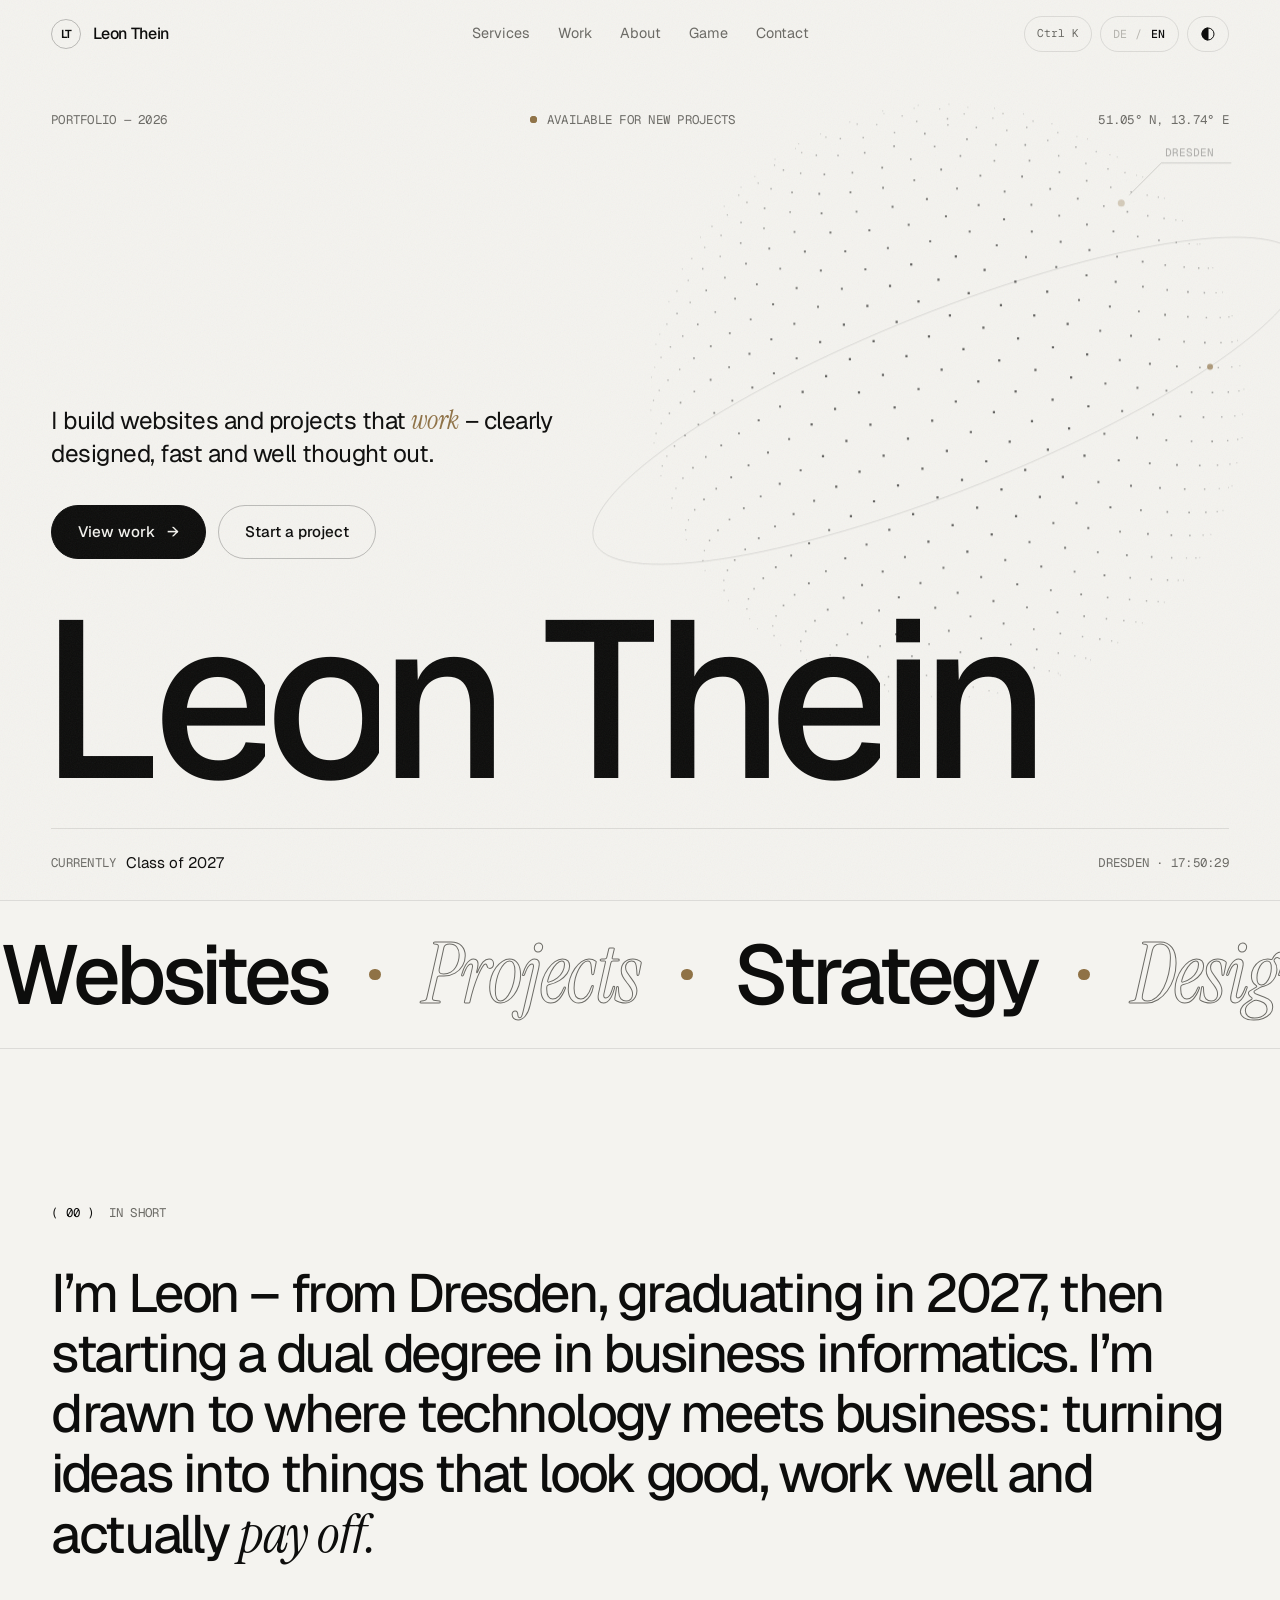
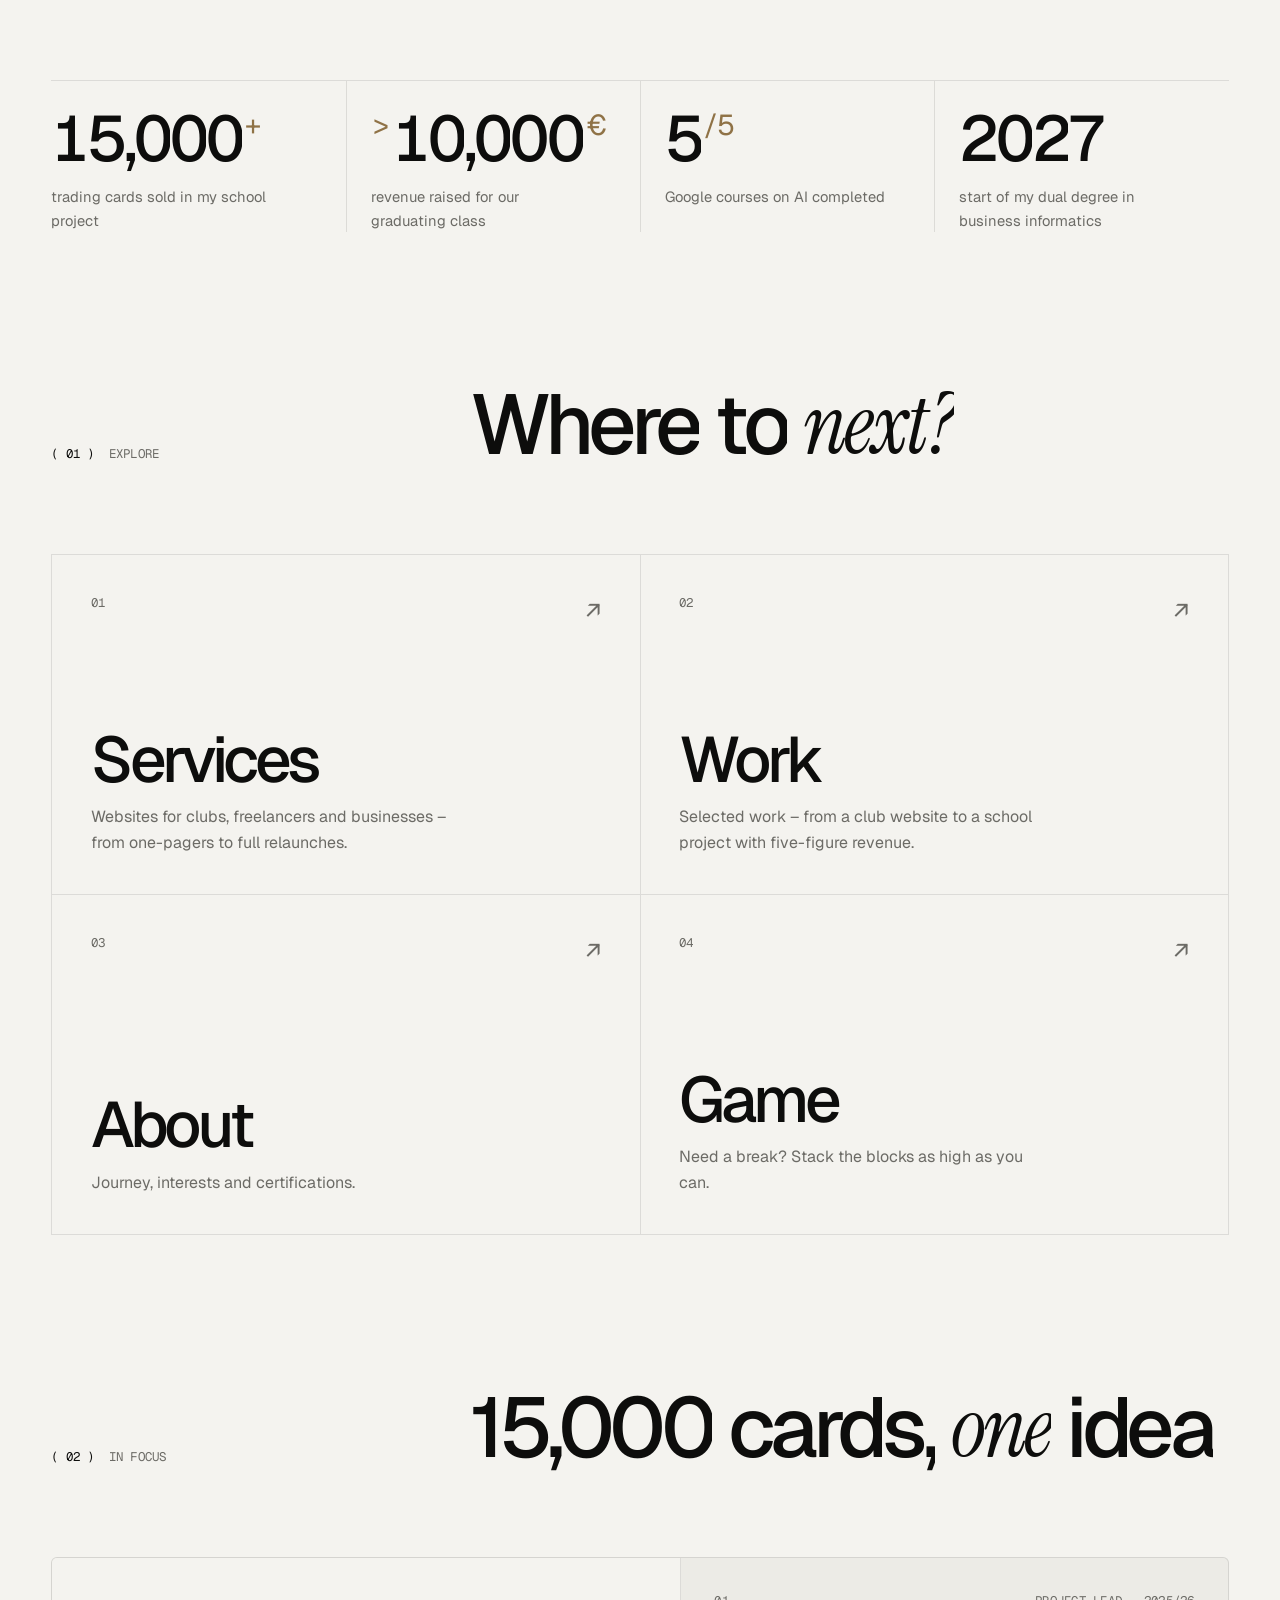
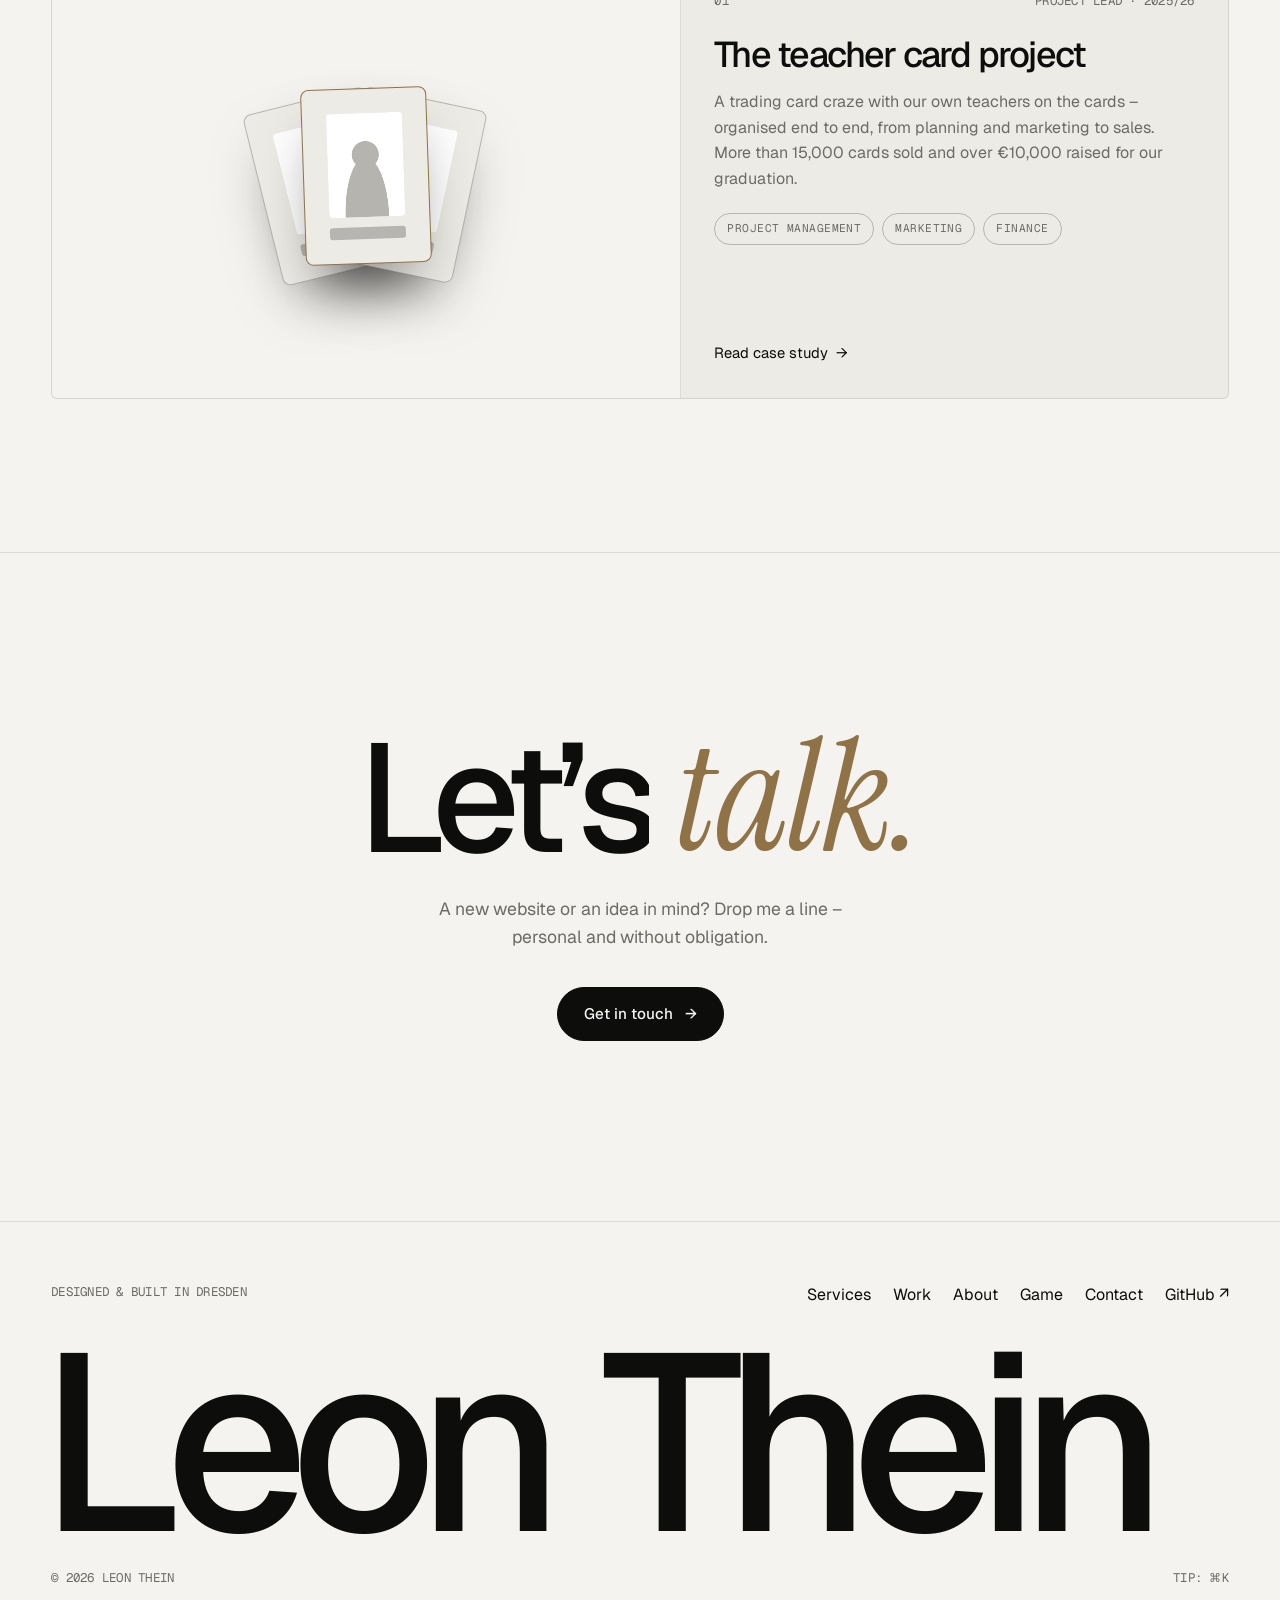
<file: index.html>
<!DOCTYPE html>
<html lang="de">
<head>
    <meta charset="UTF-8">
    <meta name="viewport" content="width=device-width, initial-scale=1">
    <title>Leon Thein – Websites &amp; Projekte aus Dresden</title>
    <meta name="description" content="Leon Thein aus Dresden: Websites für Vereine und Unternehmen, Projekte mit Substanz und ab 2027 duales Studium Wirtschaftsinformatik.">
    <meta name="theme-color" content="#0a0a0a">
    <meta property="og:title" content="Leon Thein – Websites &amp; Projekte aus Dresden">
    <meta property="og:description" content="Leon Thein aus Dresden: Websites für Vereine und Unternehmen, Projekte mit Substanz und ab 2027 duales Studium Wirtschaftsinformatik.">
    <meta property="og:type" content="website">
    <link rel="icon" href="favicon.svg" type="image/svg+xml">
    <script>
        (function () {
            var d = document.documentElement, t = null, l = null;
            try { t = localStorage.getItem('theme'); l = localStorage.getItem('lang'); } catch (e) {}
            if (!t) t = matchMedia('(prefers-color-scheme: light)').matches ? 'light' : 'dark';
            if (!l) l = (navigator.language || 'de').toLowerCase().indexOf('de') === 0 ? 'de' : 'en';
            d.setAttribute('data-theme', t);
            d.setAttribute('data-lang', l);
            try { if (sessionStorage.getItem('seen')) d.classList.add('no-loader'); } catch (e) {}
        })();
    </script>
    <link rel="preconnect" href="https://fonts.googleapis.com">
    <link rel="preconnect" href="https://fonts.gstatic.com" crossorigin>
    <link rel="stylesheet" href="https://fonts.googleapis.com/css2?family=Geist:wght@300;400;450;500;600&family=Geist+Mono:wght@300;400&family=Instrument+Serif:ital@1&display=swap">
    <link rel="stylesheet" href="style.css?v=202610021938">
</head>
<body data-page="home">

    <div class="loader" id="loader" aria-hidden="true">
        <div class="loader-top"><span class="mono muted">Portfolio</span><span class="mono muted">Dresden, DE</span></div>
        <div class="loader-line"><i id="loader-line"></i></div>
        <div class="loader-bottom">
            <div class="loader-name" id="loader-name">Leon Thein</div>
            <div class="loader-count"><span id="loader-count">0</span></div>
        </div>
    </div>
    <div class="cursor" id="cursor"><span id="cursor-label"></span></div>
    <div class="grain" aria-hidden="true"></div>

    <header class="nav" id="nav">
        <a href="index.html" class="brand" aria-label="Leon Thein – Start">
            <span class="brand-mark">LT</span>
            <span class="brand-text">Leon Thein</span>
        </a>
        <nav class="nav-links" aria-label="Navigation">
            <a href="leistungen.html" data-i18n="nav.services">Leistungen</a>
            <a href="projekte.html" data-i18n="nav.work">Projekte</a>
            <a href="ueber-mich.html" data-i18n="nav.about">Über mich</a>
            <a href="spiel.html" data-i18n="nav.game">Spiel</a>
            <a href="kontakt.html" data-i18n="nav.contact">Kontakt</a>
        </nav>
        <div class="nav-actions">
            <button class="pill-btn kbd-btn" id="palette-open" aria-label="Suche"><span id="kbd-label">⌘K</span></button>
            <button class="pill-btn lang-btn" id="lang-btn" aria-label="Sprache wechseln / switch language"><b>DE</b><span>/</span><span>EN</span></button>
            <button class="pill-btn theme-btn" id="theme-btn" aria-label="Hell/Dunkel">
                <svg width="16" height="16" viewBox="0 0 24 24" fill="none" stroke="currentColor" stroke-width="1.5"><circle cx="12" cy="12" r="9"/><path d="M12 3a9 9 0 0 0 0 18z" fill="currentColor"/></svg>
            </button>
            <button class="pill-btn menu-btn" id="menu-btn" aria-label="Menü" aria-expanded="false"><i></i><i></i></button>
        </div>
    </header>

    <div class="menu" id="menu">
        <nav>
            <a href="index.html"><span class="mono">00</span><span>Start</span></a>
            <a href="leistungen.html"><span class="mono">01</span><span data-i18n="nav.services">Leistungen</span></a>
            <a href="projekte.html"><span class="mono">02</span><span data-i18n="nav.work">Projekte</span></a>
            <a href="ueber-mich.html"><span class="mono">03</span><span data-i18n="nav.about">Über mich</span></a>
            <a href="spiel.html"><span class="mono">04</span><span data-i18n="nav.game">Spiel</span></a>
            <a href="kontakt.html"><span class="mono">05</span><span data-i18n="nav.contact">Kontakt</span></a>
        </nav>
        <div class="mono muted">Dresden, DE · <span class="js-time">--:--</span></div>
    </div>

    <main id="top">
        <section class="hero">
            <canvas id="globe" aria-hidden="true"></canvas>
            <div class="wrap hero-top">
                <span class="mono fade-in hide-xs" style="--d:.3s">Portfolio — <span class="js-year">2026</span></span>
                <span class="mono fade-in status" style="--d:.4s"><span class="dot"></span><span data-i18n="hero.status">Offen für neue Projekte</span></span>
                <span class="mono fade-in hide-xs" style="--d:.5s">51.05° N, 13.74° E</span>
            </div>
            <div class="wrap hero-main">
                <p class="hero-tag fade-in" style="--d:.6s" data-i18n="hero.tag">Ich entwickle Websites und Projekte, die <em>wirken</em> – klar gestaltet, schnell und durchdacht.</p>
                <div class="hero-cta fade-in" style="--d:.75s">
                    <a href="projekte.html" class="btn btn-solid magnetic"><span data-i18n="hero.cta1">Projekte ansehen</span><span class="arrow">→</span></a>
                    <a href="kontakt.html" class="btn magnetic"><span data-i18n="cta.project">Projekt anfragen</span></a>
                </div>
                <h1 class="hero-name" id="hero-name" aria-label="Leon Thein">Leon Thein</h1>
            </div>
            <div class="wrap">
                <div class="hero-bottom fade-in" style="--d:1s">
                    <div class="roller"><span class="mono" data-i18n="hero.now">Aktuell</span><span class="roller-word" id="roller"><span>—</span></span></div>
                    <span class="mono hide-sm">Dresden · <span class="js-time">--:--</span></span>
                </div>
            </div>
        </section>

        <div class="ticker" aria-hidden="true">
            <div class="ticker-track">
                <div class="ticker-group"><span data-i18n="tick.1">Websites</span><span data-i18n="tick.2">Projekte</span><span data-i18n="tick.3">Strategie</span><span data-i18n="tick.4">Design</span><span data-i18n="tick.5">Technologie</span><span data-i18n="tick.6">Ideen</span></div>
                <div class="ticker-group"><span data-i18n="tick.1">Websites</span><span data-i18n="tick.2">Projekte</span><span data-i18n="tick.3">Strategie</span><span data-i18n="tick.4">Design</span><span data-i18n="tick.5">Technologie</span><span data-i18n="tick.6">Ideen</span></div>
            </div>
        </div>

        <section class="section">
            <div class="wrap">
                <div class="eyebrow mono reveal" style="margin-bottom:40px"><b>( 00 )</b><span data-i18n="intro.eyebrow">Kurz gesagt</span></div>
                <p class="statement" id="statement" data-i18n="intro.text">Ich bin Leon – aus Dresden, Abitur 2027, danach duales Studium der Wirtschaftsinformatik. Mich reizt die Schnittstelle von Technik und Wirtschaft: Ideen so umzusetzen, dass sie gut aussehen, funktionieren und sich am Ende auch <em>rechnen.</em></p>
                <div class="facts">
                <div class="fact reveal" style="--delay:0s">
                    <div class="fact-num"><span class="odo" data-odo="15000"></span><small>+</small></div>
                    <p data-i18n="fact.1">verkaufte Sammelkarten in meinem Schulprojekt</p>
                </div>
                <div class="fact reveal" style="--delay:0.1s">
                    <div class="fact-num"><small>&gt;</small><span class="odo" data-odo="10000"></span><small>€</small></div>
                    <p data-i18n="fact.2">Umsatz für unseren Abi-Jahrgang</p>
                </div>
                <div class="fact reveal" style="--delay:0.2s">
                    <div class="fact-num"><span class="odo" data-odo="5"></span><small>/5</small></div>
                    <p data-i18n="fact.3">Google-Kurse zu KI abgeschlossen</p>
                </div>
                <div class="fact reveal" style="--delay:0.3s">
                    <div class="fact-num"><span class="odo" data-odo="2027" data-plain></span></div>
                    <p data-i18n="fact.4">Start ins duale Studium Wirtschaftsinformatik</p>
                </div>
                </div>
            </div>
        </section>

        <section class="section section-tight">
            <div class="wrap">
                <div class="section-head">
                    <div class="eyebrow mono reveal"><b>( 01 )</b><span data-i18n="explore.eyebrow">Entdecken</span></div>
                    <h2 class="title" data-split data-i18n="explore.title">Wohin als <em>Nächstes?</em></h2>
                </div>
                <div class="tiles">
                <a href="leistungen.html" class="tile reveal" style="--delay:0.00s">
                    <div class="tile-top mono"><span>01</span><span class="tile-arrow">↗</span></div>
                    <div>
                        <h3 data-i18n="nav.services">Leistungen</h3>
                        <p data-i18n="tile.1" style="margin-top:14px">Websites für Vereine, Selbstständige und Unternehmen – vom Onepager bis zum Relaunch.</p>
                    </div>
                </a>
                <a href="projekte.html" class="tile reveal" style="--delay:0.08s">
                    <div class="tile-top mono"><span>02</span><span class="tile-arrow">↗</span></div>
                    <div>
                        <h3 data-i18n="nav.work">Projekte</h3>
                        <p data-i18n="tile.2" style="margin-top:14px">Ausgewählte Arbeiten – von der Vereinswebsite bis zum Schulprojekt mit fünfstelligem Umsatz.</p>
                    </div>
                </a>
                <a href="ueber-mich.html" class="tile reveal" style="--delay:0.16s">
                    <div class="tile-top mono"><span>03</span><span class="tile-arrow">↗</span></div>
                    <div>
                        <h3 data-i18n="nav.about">Über mich</h3>
                        <p data-i18n="tile.3" style="margin-top:14px">Werdegang, Interessen und Zertifikate.</p>
                    </div>
                </a>
                <a href="spiel.html" class="tile reveal" style="--delay:0.24s">
                    <div class="tile-top mono"><span>04</span><span class="tile-arrow">↗</span></div>
                    <div>
                        <h3 data-i18n="nav.game">Spiel</h3>
                        <p data-i18n="tile.4" style="margin-top:14px">Kurze Pause? Stapel die Blöcke so hoch du kannst.</p>
                    </div>
                </a>
                </div>
            </div>
        </section>

        <section class="section section-tight">
            <div class="wrap">
                <div class="section-head">
                    <div class="eyebrow mono reveal"><b>( 02 )</b><span data-i18n="focus.eyebrow">Im Fokus</span></div>
                    <h2 class="title" data-split data-i18n="focus.title">15.000 Karten, <em>eine</em> Idee</h2>
                </div>
                <article class="feature reveal" data-cursor="Case Study">
                    <a href="projekt-lehrerkarten.html" class="project-art" aria-label="Case Study">
                        <div class="art-cards">
                            <div class="mini-card" style="--r:-14deg;--x:-34%"></div>
                            <div class="mini-card" style="--r:12deg;--x:34%"></div>
                            <div class="mini-card" style="--r:-2deg;--x:0%"></div>
                        </div>
                    </a>
                    <div class="project-info">
                        <div class="project-top mono"><span>01</span><span data-i18n="w1.meta">Projektleitung · 2025/26</span></div>
                        <h3 data-i18n="w1.t">Das Lehrerkarten-Projekt</h3>
                        <p data-i18n="w1.d">Ein Sammelkarten-Trend mit unseren Lehrkräften als Trading Cards – von der Planung über Marketing bis zum Verkauf selbst organisiert. Über 15.000 Karten, mehr als 10.000 € für die Abikasse.</p>
                        <div class="tags"><span data-i18n="w1.a">Projektmanagement</span><span>Marketing</span><span data-i18n="w1.c">Finanzen</span></div>
                        <div class="project-links"><a href="projekt-lehrerkarten.html" class="u-link"><span data-i18n="w1.l">Case Study lesen</span> →</a></div>
                    </div>
                </article>
            </div>
        </section>

        <section class="cta-band">
            <div class="wrap">
                <h2 data-split data-i18n="cta.title">Lass uns <em>reden.</em></h2>
                <p class="reveal" data-i18n="cta.text">Eine neue Website oder eine Idee im Kopf? Schreib mir – unverbindlich und persönlich.</p>
                <a href="kontakt.html" class="btn btn-solid magnetic reveal"><span data-i18n="cta.contact">Kontakt aufnehmen</span><span class="arrow">→</span></a>
            </div>
        </section>
    </main>
    <footer class="footer">
        <div class="wrap">
            <div class="footer-top">
                <p class="mono muted" data-i18n="footer.claim">Gestaltet &amp; entwickelt in Dresden</p>
                <div class="footer-links">
                    <a href="leistungen.html" class="u-link" data-i18n="nav.services">Leistungen</a>
                    <a href="projekte.html" class="u-link" data-i18n="nav.work">Projekte</a>
                    <a href="ueber-mich.html" class="u-link" data-i18n="nav.about">Über mich</a>
                    <a href="spiel.html" class="u-link" data-i18n="nav.game">Spiel</a>
                    <a href="kontakt.html" class="u-link" data-i18n="nav.contact">Kontakt</a>
                    <a href="https://github.com/leonthn" target="_blank" rel="noopener" class="u-link">GitHub ↗</a>
                </div>
            </div>
            <div class="footer-name" id="footer-name" aria-hidden="true">Leon Thein</div>
            <div class="footer-bottom">
                <span class="mono">© <span class="js-year">2026</span> Leon Thein</span>
                <span class="mono" data-i18n="footer.hint">Tipp: ⌘K</span>
            </div>
        </div>
    </footer>

    <div class="palette" id="palette" role="dialog" aria-modal="true" aria-label="Suche" hidden>
        <div class="palette-bg" data-close></div>
        <div class="palette-box">
            <div class="palette-input">
                <svg width="16" height="16" viewBox="0 0 24 24" fill="none" stroke="currentColor" stroke-width="1.6"><circle cx="11" cy="11" r="7"/><path d="m20 20-3.5-3.5"/></svg>
                <input type="text" id="palette-input" autocomplete="off" spellcheck="false">
                <kbd>esc</kbd>
            </div>
            <ul class="palette-list" id="palette-list" role="listbox"></ul>
            <div class="palette-foot mono"><span>↑↓</span><span>↵</span><span>esc</span></div>
        </div>
    </div>

    <canvas id="burst" aria-hidden="true"></canvas>
    <div class="toast" id="toast" role="status" aria-live="polite"></div>

    <script src="i18n.js?v=202610021938" defer></script>
    <script src="script.js?v=202610021938" defer></script>
</body>
</html>
</file>
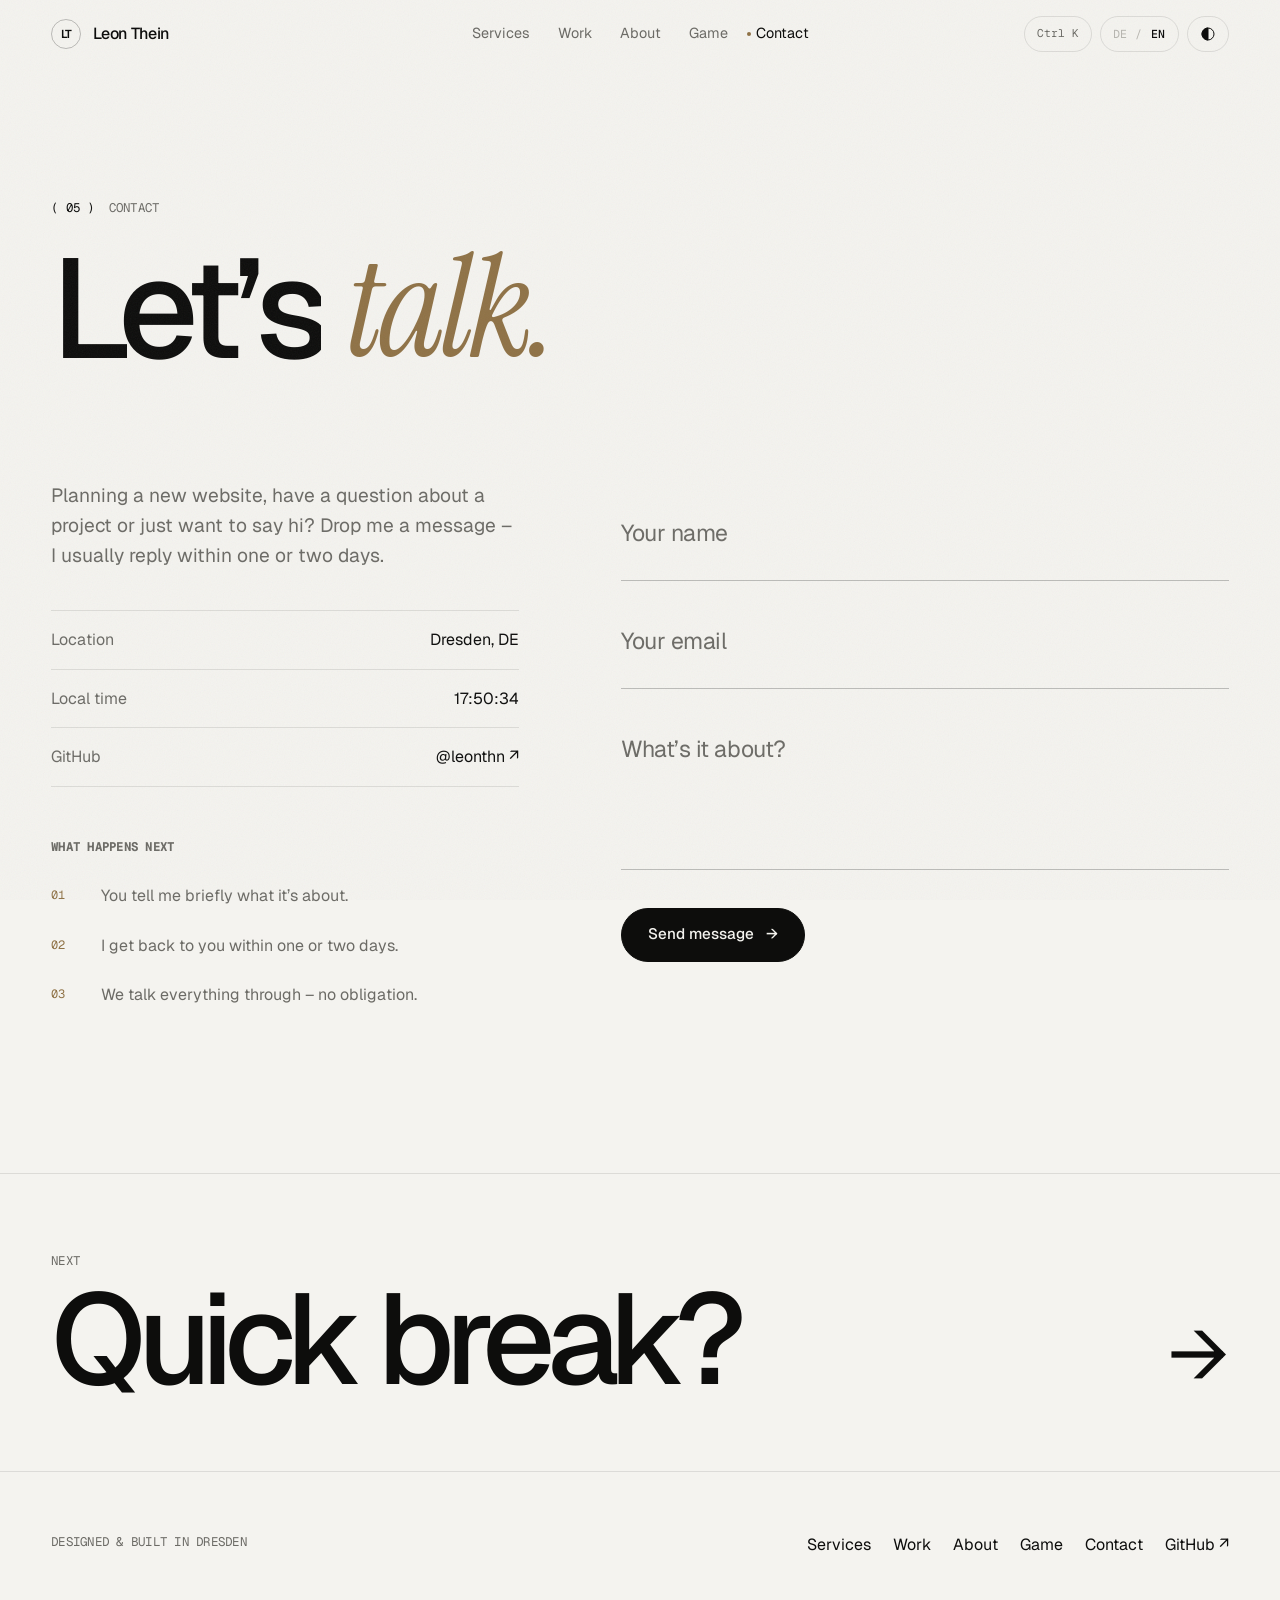
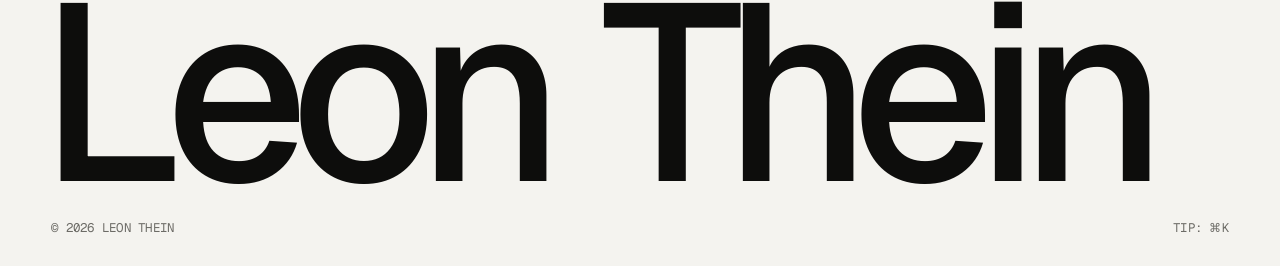
<file: kontakt.html>
<!DOCTYPE html>
<html lang="de">
<head>
    <meta charset="UTF-8">
    <meta name="viewport" content="width=device-width, initial-scale=1">
    <title>Kontakt – Leon Thein</title>
    <meta name="description" content="Kontakt zu Leon Thein: Website-Anfragen, Projekte oder einfach Hallo sagen.">
    <meta name="theme-color" content="#0a0a0a">
    <meta property="og:title" content="Kontakt – Leon Thein">
    <meta property="og:description" content="Kontakt zu Leon Thein: Website-Anfragen, Projekte oder einfach Hallo sagen.">
    <meta property="og:type" content="website">
    <link rel="icon" href="favicon.svg" type="image/svg+xml">
    <script>
        (function () {
            var d = document.documentElement, t = null, l = null;
            try { t = localStorage.getItem('theme'); l = localStorage.getItem('lang'); } catch (e) {}
            if (!t) t = matchMedia('(prefers-color-scheme: light)').matches ? 'light' : 'dark';
            if (!l) l = (navigator.language || 'de').toLowerCase().indexOf('de') === 0 ? 'de' : 'en';
            d.setAttribute('data-theme', t);
            d.setAttribute('data-lang', l);
            d.classList.add('no-loader');
        })();
    </script>
    <link rel="preconnect" href="https://fonts.googleapis.com">
    <link rel="preconnect" href="https://fonts.gstatic.com" crossorigin>
    <link rel="stylesheet" href="https://fonts.googleapis.com/css2?family=Geist:wght@300;400;450;500;600&family=Geist+Mono:wght@300;400&family=Instrument+Serif:ital@1&display=swap">
    <link rel="stylesheet" href="style.css?v=202610021938">
</head>
<body data-page="kontakt">
    <div class="cursor" id="cursor"><span id="cursor-label"></span></div>
    <div class="grain" aria-hidden="true"></div>

    <header class="nav" id="nav">
        <a href="index.html" class="brand" aria-label="Leon Thein – Start">
            <span class="brand-mark">LT</span>
            <span class="brand-text">Leon Thein</span>
        </a>
        <nav class="nav-links" aria-label="Navigation">
            <a href="leistungen.html" data-i18n="nav.services">Leistungen</a>
            <a href="projekte.html" data-i18n="nav.work">Projekte</a>
            <a href="ueber-mich.html" data-i18n="nav.about">Über mich</a>
            <a href="spiel.html" data-i18n="nav.game">Spiel</a>
            <a href="kontakt.html" class="active" aria-current="page" data-i18n="nav.contact">Kontakt</a>
        </nav>
        <div class="nav-actions">
            <button class="pill-btn kbd-btn" id="palette-open" aria-label="Suche"><span id="kbd-label">⌘K</span></button>
            <button class="pill-btn lang-btn" id="lang-btn" aria-label="Sprache wechseln / switch language"><b>DE</b><span>/</span><span>EN</span></button>
            <button class="pill-btn theme-btn" id="theme-btn" aria-label="Hell/Dunkel">
                <svg width="16" height="16" viewBox="0 0 24 24" fill="none" stroke="currentColor" stroke-width="1.5"><circle cx="12" cy="12" r="9"/><path d="M12 3a9 9 0 0 0 0 18z" fill="currentColor"/></svg>
            </button>
            <button class="pill-btn menu-btn" id="menu-btn" aria-label="Menü" aria-expanded="false"><i></i><i></i></button>
        </div>
    </header>

    <div class="menu" id="menu">
        <nav>
            <a href="index.html"><span class="mono">00</span><span>Start</span></a>
            <a href="leistungen.html"><span class="mono">01</span><span data-i18n="nav.services">Leistungen</span></a>
            <a href="projekte.html"><span class="mono">02</span><span data-i18n="nav.work">Projekte</span></a>
            <a href="ueber-mich.html"><span class="mono">03</span><span data-i18n="nav.about">Über mich</span></a>
            <a href="spiel.html"><span class="mono">04</span><span data-i18n="nav.game">Spiel</span></a>
            <a href="kontakt.html"><span class="mono">05</span><span data-i18n="nav.contact">Kontakt</span></a>
        </nav>
        <div class="mono muted">Dresden, DE · <span class="js-time">--:--</span></div>
    </div>

    <main>
        <header class="wrap page-head">
            <div class="eyebrow mono fade-in" style="--d:.1s"><b>( 05 )</b><span data-i18n="nav.contact">Kontakt</span></div>
            <h1 class="page-title" data-split data-i18n="contact.title">Lass uns <em>reden.</em></h1>
        </header>

        <section class="section section-tight">
            <div class="wrap contact-grid">
                <div class="reveal">
                    <p class="lead" style="margin-bottom:40px" data-i18n="contact.text">Du planst eine neue Website, hast eine Frage zu einem Projekt oder willst einfach Hallo sagen? Schreib mir – ich melde mich in der Regel innerhalb von ein bis zwei Tagen.</p>
                    <div class="info-list">
                        <div><span data-i18n="contact.loc">Standort</span><span>Dresden, DE</span></div>
                        <div><span data-i18n="contact.time">Ortszeit</span><span class="js-time">--:--</span></div>
                        <div><span>GitHub</span><a href="https://github.com/leonthn" target="_blank" rel="noopener" class="u-link">@leonthn ↗</a></div>
                    </div>
                    <h4 class="mono muted" style="margin-top:50px" data-i18n="ns.title">Wie es weitergeht</h4>
                    <ol class="next-steps" style="margin-top:14px">
                        <li data-i18n="ns.1">Du schreibst mir kurz, worum es geht.</li>
                        <li data-i18n="ns.2">Ich melde mich innerhalb von ein bis zwei Tagen.</li>
                        <li data-i18n="ns.3">Wir besprechen alles in Ruhe – unverbindlich.</li>
                    </ol>
                </div>
                <form class="form reveal" id="form" action="https://formspree.io/f/moeqyllb" method="POST" style="--delay:.1s">
                    <div class="field"><input type="text" id="f-name" name="Name" placeholder=" " required autocomplete="name"><label for="f-name" data-i18n="form.name">Dein Name</label></div>
                    <div class="field"><input type="email" id="f-mail" name="Email" placeholder=" " required autocomplete="email"><label for="f-mail" data-i18n="form.mail">Deine E-Mail</label></div>
                    <div class="field"><textarea id="f-msg" name="Nachricht" placeholder=" " required></textarea><label for="f-msg" data-i18n="form.msg">Worum geht es?</label></div>
                    <input type="text" name="_gotcha" class="hp" tabindex="-1" autocomplete="off" aria-hidden="true">
                    <button type="submit" class="btn btn-solid magnetic"><span data-i18n="form.send">Nachricht senden</span><span class="arrow">→</span></button>
                    <p class="form-status" id="form-status" role="status" aria-live="polite"></p>
                    <div class="form-done">
                        <svg viewBox="0 0 52 52"><circle cx="26" cy="26" r="24"/><path d="M15 27l7 7 15-15"/></svg>
                        <h3 data-i18n="form.thanks">Danke!</h3>
                        <p class="muted" data-i18n="form.done">Deine Nachricht ist angekommen. Ich melde mich bald.</p>
                    </div>
                </form>
            </div>
        </section>

        <a href="spiel.html" class="next-page">
            <div>
                <span class="mono" data-i18n="np.next">Weiter</span>
                <span class="np-title" data-i18n="np.game">Kurz Pause?</span>
            </div>
            <span class="np-arrow">→</span>
        </a>
    </main>
    <footer class="footer">
        <div class="wrap">
            <div class="footer-top">
                <p class="mono muted" data-i18n="footer.claim">Gestaltet &amp; entwickelt in Dresden</p>
                <div class="footer-links">
                    <a href="leistungen.html" class="u-link" data-i18n="nav.services">Leistungen</a>
                    <a href="projekte.html" class="u-link" data-i18n="nav.work">Projekte</a>
                    <a href="ueber-mich.html" class="u-link" data-i18n="nav.about">Über mich</a>
                    <a href="spiel.html" class="u-link" data-i18n="nav.game">Spiel</a>
                    <a href="kontakt.html" class="u-link" data-i18n="nav.contact">Kontakt</a>
                    <a href="https://github.com/leonthn" target="_blank" rel="noopener" class="u-link">GitHub ↗</a>
                </div>
            </div>
            <div class="footer-name" id="footer-name" aria-hidden="true">Leon Thein</div>
            <div class="footer-bottom">
                <span class="mono">© <span class="js-year">2026</span> Leon Thein</span>
                <span class="mono" data-i18n="footer.hint">Tipp: ⌘K</span>
            </div>
        </div>
    </footer>

    <div class="palette" id="palette" role="dialog" aria-modal="true" aria-label="Suche" hidden>
        <div class="palette-bg" data-close></div>
        <div class="palette-box">
            <div class="palette-input">
                <svg width="16" height="16" viewBox="0 0 24 24" fill="none" stroke="currentColor" stroke-width="1.6"><circle cx="11" cy="11" r="7"/><path d="m20 20-3.5-3.5"/></svg>
                <input type="text" id="palette-input" autocomplete="off" spellcheck="false">
                <kbd>esc</kbd>
            </div>
            <ul class="palette-list" id="palette-list" role="listbox"></ul>
            <div class="palette-foot mono"><span>↑↓</span><span>↵</span><span>esc</span></div>
        </div>
    </div>

    <canvas id="burst" aria-hidden="true"></canvas>
    <div class="toast" id="toast" role="status" aria-live="polite"></div>

    <script src="i18n.js?v=202610021938" defer></script>
    <script src="script.js?v=202610021938" defer></script>
</body>
</html>
</file>
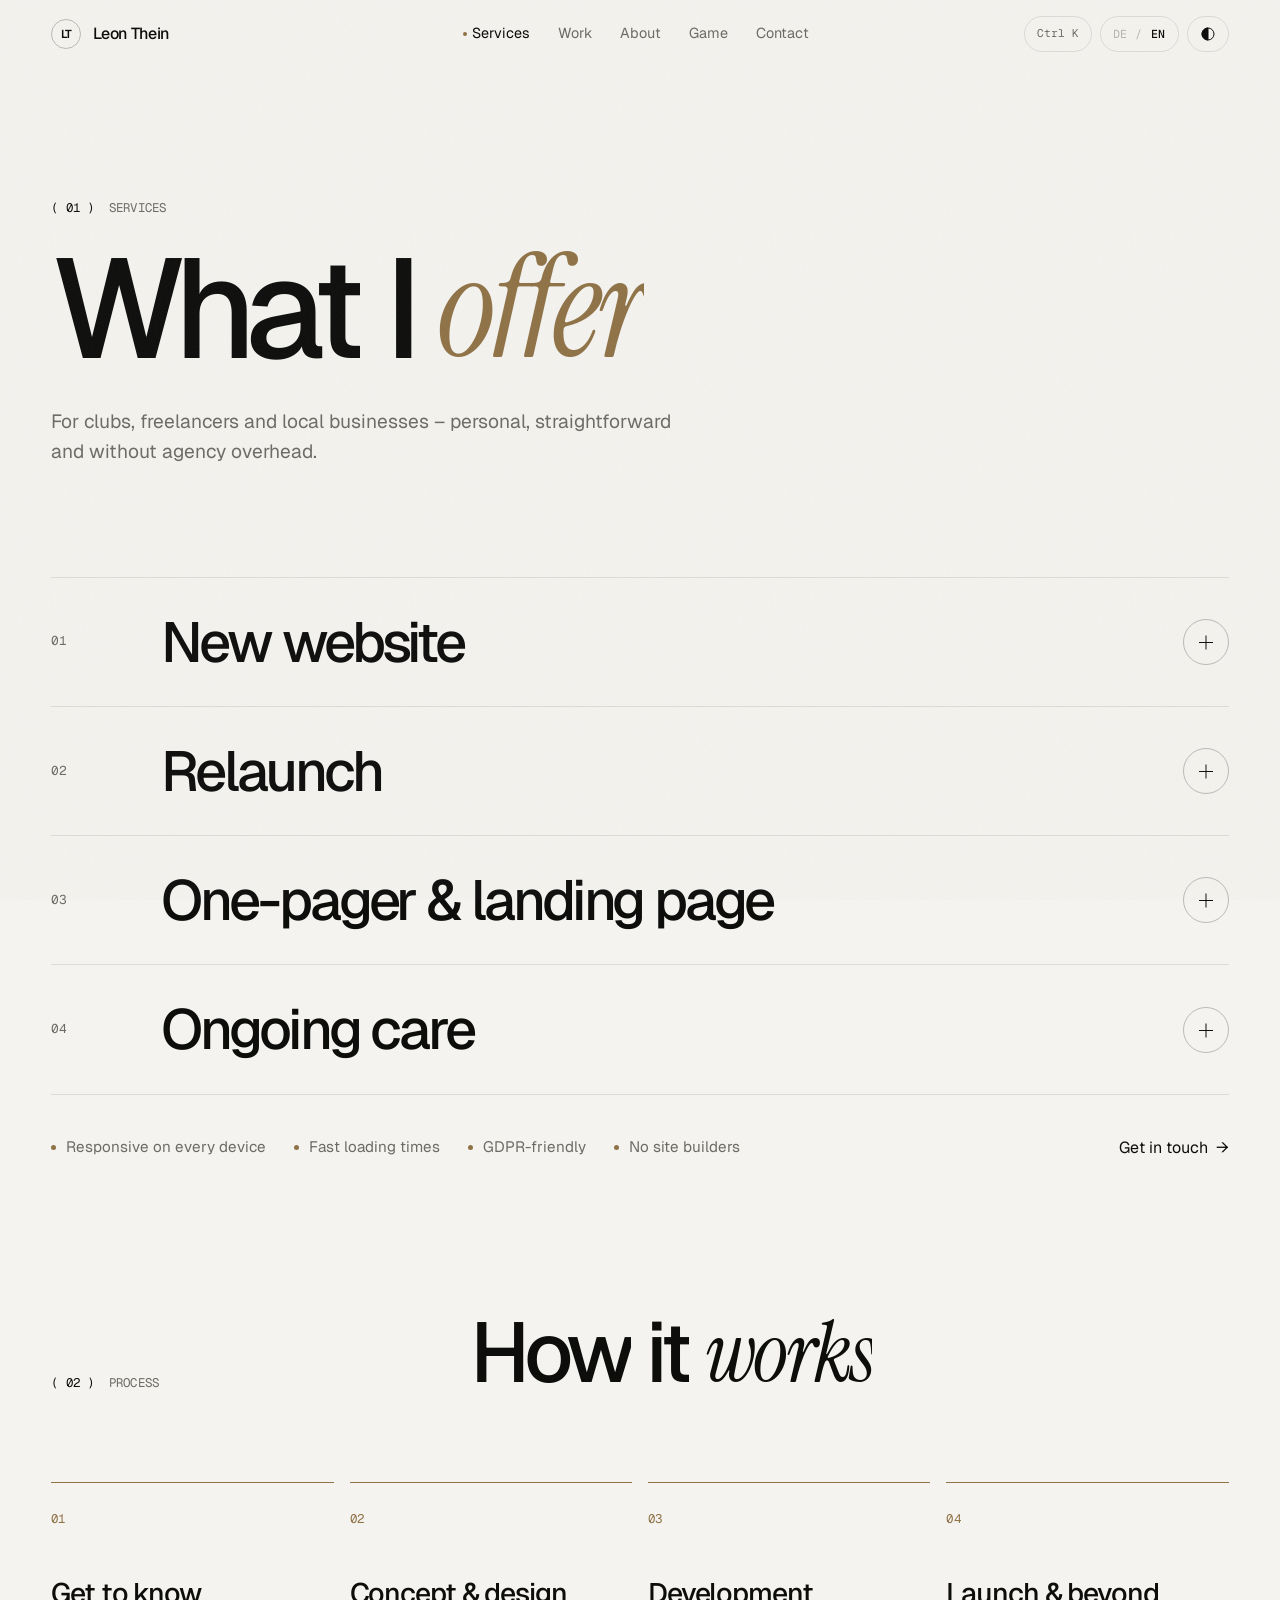
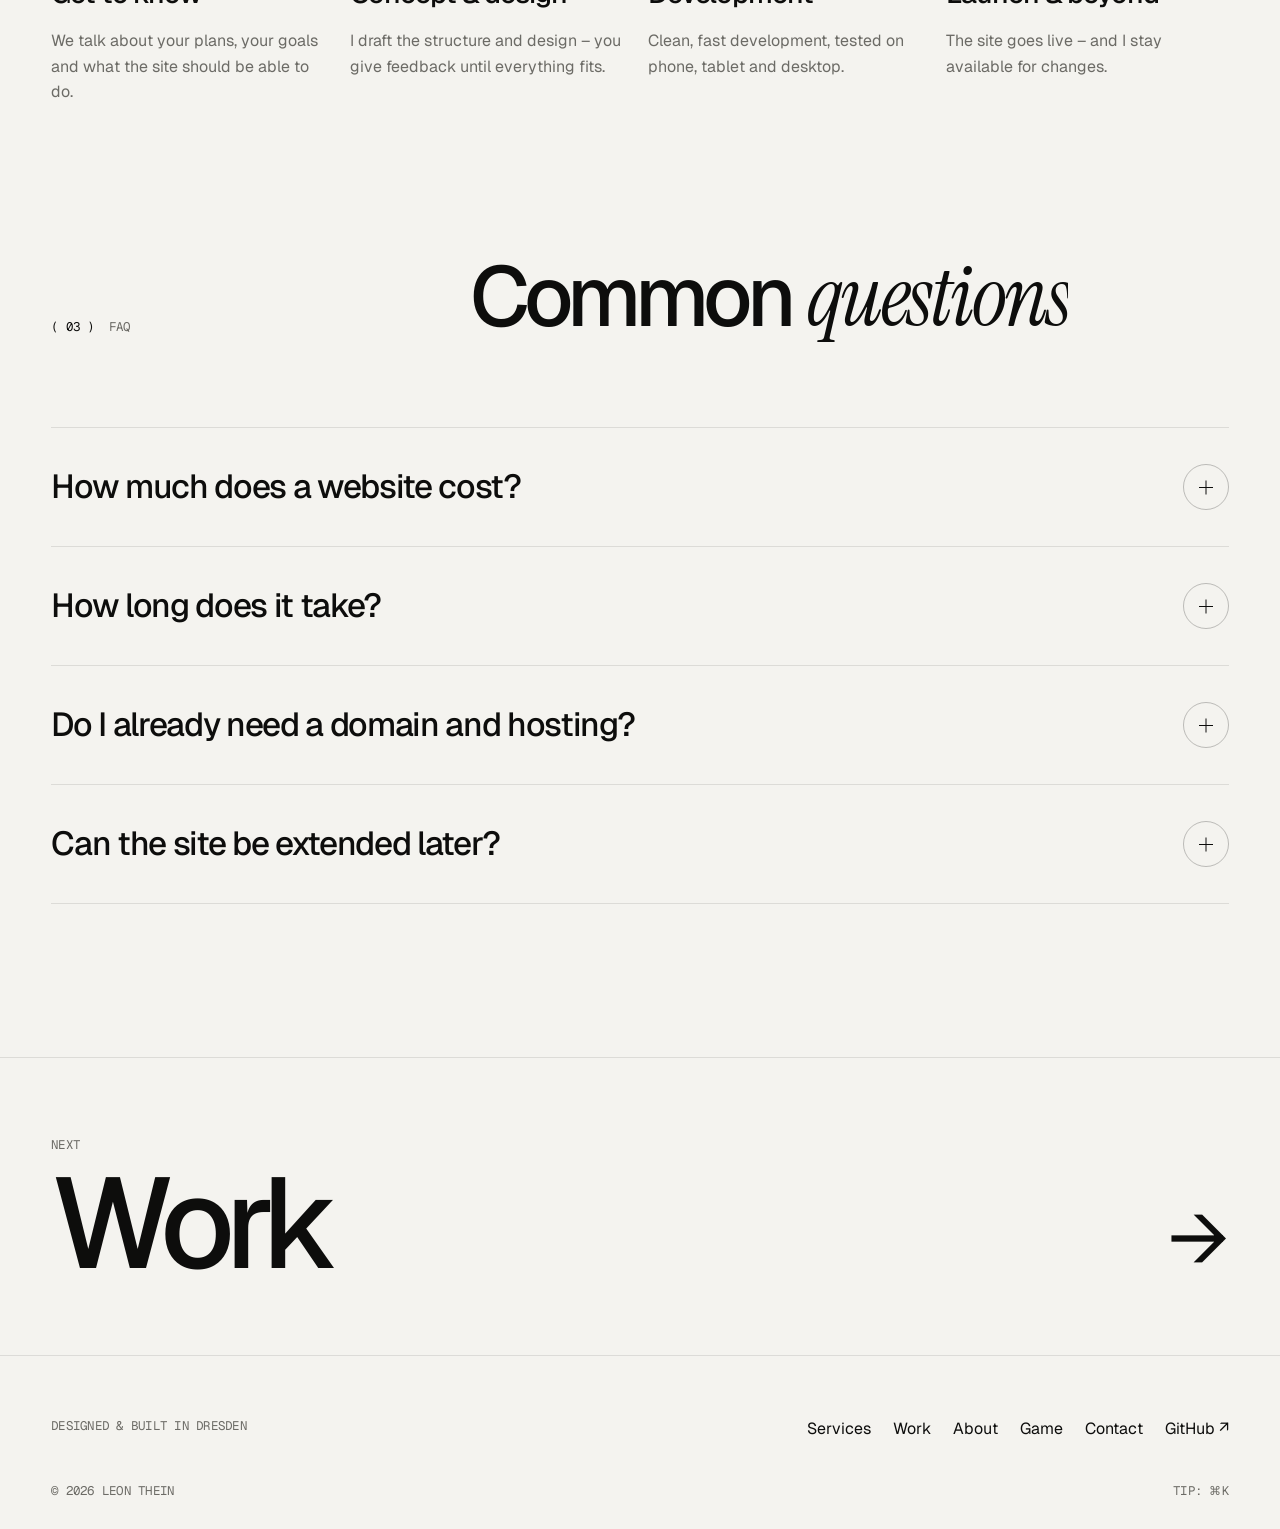
<file: leistungen.html>
<!DOCTYPE html>
<html lang="de">
<head>
    <meta charset="UTF-8">
    <meta name="viewport" content="width=device-width, initial-scale=1">
    <title>Leistungen – Leon Thein</title>
    <meta name="description" content="Websites für Vereine, Selbstständige und Unternehmen aus Dresden und Umgebung.">
    <meta name="theme-color" content="#0a0a0a">
    <meta property="og:title" content="Leistungen – Leon Thein">
    <meta property="og:description" content="Websites für Vereine, Selbstständige und Unternehmen aus Dresden und Umgebung.">
    <meta property="og:type" content="website">
    <link rel="icon" href="favicon.svg" type="image/svg+xml">
    <script>
        (function () {
            var d = document.documentElement, t = null, l = null;
            try { t = localStorage.getItem('theme'); l = localStorage.getItem('lang'); } catch (e) {}
            if (!t) t = matchMedia('(prefers-color-scheme: light)').matches ? 'light' : 'dark';
            if (!l) l = (navigator.language || 'de').toLowerCase().indexOf('de') === 0 ? 'de' : 'en';
            d.setAttribute('data-theme', t);
            d.setAttribute('data-lang', l);
            d.classList.add('no-loader');
        })();
    </script>
    <link rel="preconnect" href="https://fonts.googleapis.com">
    <link rel="preconnect" href="https://fonts.gstatic.com" crossorigin>
    <link rel="stylesheet" href="https://fonts.googleapis.com/css2?family=Geist:wght@300;400;450;500;600&family=Geist+Mono:wght@300;400&family=Instrument+Serif:ital@1&display=swap">
    <link rel="stylesheet" href="style.css?v=202610021938">
</head>
<body data-page="leistungen">
    <div class="cursor" id="cursor"><span id="cursor-label"></span></div>
    <div class="grain" aria-hidden="true"></div>

    <header class="nav" id="nav">
        <a href="index.html" class="brand" aria-label="Leon Thein – Start">
            <span class="brand-mark">LT</span>
            <span class="brand-text">Leon Thein</span>
        </a>
        <nav class="nav-links" aria-label="Navigation">
            <a href="leistungen.html" class="active" aria-current="page" data-i18n="nav.services">Leistungen</a>
            <a href="projekte.html" data-i18n="nav.work">Projekte</a>
            <a href="ueber-mich.html" data-i18n="nav.about">Über mich</a>
            <a href="spiel.html" data-i18n="nav.game">Spiel</a>
            <a href="kontakt.html" data-i18n="nav.contact">Kontakt</a>
        </nav>
        <div class="nav-actions">
            <button class="pill-btn kbd-btn" id="palette-open" aria-label="Suche"><span id="kbd-label">⌘K</span></button>
            <button class="pill-btn lang-btn" id="lang-btn" aria-label="Sprache wechseln / switch language"><b>DE</b><span>/</span><span>EN</span></button>
            <button class="pill-btn theme-btn" id="theme-btn" aria-label="Hell/Dunkel">
                <svg width="16" height="16" viewBox="0 0 24 24" fill="none" stroke="currentColor" stroke-width="1.5"><circle cx="12" cy="12" r="9"/><path d="M12 3a9 9 0 0 0 0 18z" fill="currentColor"/></svg>
            </button>
            <button class="pill-btn menu-btn" id="menu-btn" aria-label="Menü" aria-expanded="false"><i></i><i></i></button>
        </div>
    </header>

    <div class="menu" id="menu">
        <nav>
            <a href="index.html"><span class="mono">00</span><span>Start</span></a>
            <a href="leistungen.html"><span class="mono">01</span><span data-i18n="nav.services">Leistungen</span></a>
            <a href="projekte.html"><span class="mono">02</span><span data-i18n="nav.work">Projekte</span></a>
            <a href="ueber-mich.html"><span class="mono">03</span><span data-i18n="nav.about">Über mich</span></a>
            <a href="spiel.html"><span class="mono">04</span><span data-i18n="nav.game">Spiel</span></a>
            <a href="kontakt.html"><span class="mono">05</span><span data-i18n="nav.contact">Kontakt</span></a>
        </nav>
        <div class="mono muted">Dresden, DE · <span class="js-time">--:--</span></div>
    </div>

    <main>
        <header class="wrap page-head">
            <div class="eyebrow mono fade-in" style="--d:.1s"><b>( 01 )</b><span data-i18n="nav.services">Leistungen</span></div>
            <h1 class="page-title" data-split data-i18n="services.title">Was ich <em>anbiete</em></h1>
            <p class="lead fade-in" style="--d:.5s" data-i18n="services.lead">Für Vereine, Selbstständige und Unternehmen aus der Region – persönlich, unkompliziert und ohne Agentur-Overhead.</p>
        </header>

        <section class="section section-tight">
            <div class="wrap">
                <div class="services">
                <div class="service reveal">
                    <button class="service-head" aria-expanded="false">
                        <span class="service-num">01</span>
                        <span class="service-title" data-i18n="s1.t">Neue Website</span>
                        <span class="service-icon"></span>
                    </button>
                    <div class="service-body"><div><div class="service-inner">
                        <p data-i18n="s1.d">Vom ersten Gespräch bis zum Livegang: Struktur, Design und saubere Umsetzung – responsiv auf jedem Gerät und so gebaut, dass sie lange Freude macht.</p>
                        <div class="tags"><span data-i18n="s1.a">Konzept</span><span>Design</span><span data-i18n="s1.c">Umsetzung</span></div>
                    </div></div></div>
                </div>
                <div class="service reveal">
                    <button class="service-head" aria-expanded="false">
                        <span class="service-num">02</span>
                        <span class="service-title" data-i18n="s2.t">Relaunch</span>
                        <span class="service-icon"></span>
                    </button>
                    <div class="service-body"><div><div class="service-inner">
                        <p data-i18n="s2.d">Die bestehende Seite ist in die Jahre gekommen? Ich modernisiere Design, Ladezeit und Navigation – die Inhalte bleiben, der erste Eindruck wird neu.</p>
                        <div class="tags"><span data-i18n="s2.a">Analyse</span><span>Redesign</span><span>Performance</span></div>
                    </div></div></div>
                </div>
                <div class="service reveal">
                    <button class="service-head" aria-expanded="false">
                        <span class="service-num">03</span>
                        <span class="service-title" data-i18n="s3.t">Onepager &amp; Landingpage</span>
                        <span class="service-icon"></span>
                    </button>
                    <div class="service-body"><div><div class="service-inner">
                        <p data-i18n="s3.d">Eine Seite, ein Ziel: für Events, Angebote oder den schnellen Start ins Netz – kompakt, überzeugend und schnell online.</p>
                        <div class="tags"><span>Events</span><span data-i18n="s3.b">Angebote</span><span data-i18n="s3.c">Schneller Start</span></div>
                    </div></div></div>
                </div>
                <div class="service reveal">
                    <button class="service-head" aria-expanded="false">
                        <span class="service-num">04</span>
                        <span class="service-title" data-i18n="s4.t">Betreuung</span>
                        <span class="service-icon"></span>
                    </button>
                    <div class="service-body"><div><div class="service-inner">
                        <p data-i18n="s4.d">Neue Inhalte, kleine Änderungen oder Erweiterungen – auch nach dem Launch bin ich direkt ansprechbar, ohne Ticketsystem und Warteschleife.</p>
                        <div class="tags"><span data-i18n="s4.a">Pflege</span><span data-i18n="s4.b">Erweiterungen</span><span data-i18n="s4.c">Direkter Kontakt</span></div>
                    </div></div></div>
                </div>
                </div>
                <div class="principles reveal">
                    <ul>
                        <li data-i18n="p.1">Responsiv auf jedem Gerät</li>
                        <li data-i18n="p.2">Schnelle Ladezeiten</li>
                        <li data-i18n="p.3">DSGVO-freundlich</li>
                        <li data-i18n="p.4">Kein Baukasten</li>
                    </ul>
                    <a href="kontakt.html" class="u-link"><span data-i18n="services.cta">Unverbindlich anfragen</span> →</a>
                </div>
            </div>
        </section>

        <section class="section section-tight">
            <div class="wrap">
                <div class="section-head">
                    <div class="eyebrow mono reveal"><b>( 02 )</b><span data-i18n="process.eyebrow">Ablauf</span></div>
                    <h2 class="title" data-split data-i18n="process.title">So <em>läuft’s</em> ab</h2>
                </div>
                <div class="process">
                <div class="p-step reveal" style="--delay:0.00s">
                    <span class="mono">01</span>
                    <h3 data-i18n="ps1.t">Kennenlernen</h3>
                    <p data-i18n="ps1.d">Wir sprechen über dein Vorhaben, deine Ziele und darüber, was die Seite können soll.</p>
                </div>
                <div class="p-step reveal" style="--delay:0.12s">
                    <span class="mono">02</span>
                    <h3 data-i18n="ps2.t">Konzept &amp; Design</h3>
                    <p data-i18n="ps2.d">Ich entwerfe Struktur und Gestaltung – du gibst Feedback, bis alles passt.</p>
                </div>
                <div class="p-step reveal" style="--delay:0.24s">
                    <span class="mono">03</span>
                    <h3 data-i18n="ps3.t">Umsetzung</h3>
                    <p data-i18n="ps3.d">Saubere, schnelle Umsetzung, getestet auf Handy, Tablet und Desktop.</p>
                </div>
                <div class="p-step reveal" style="--delay:0.36s">
                    <span class="mono">04</span>
                    <h3 data-i18n="ps4.t">Launch &amp; danach</h3>
                    <p data-i18n="ps4.d">Die Seite geht online – und ich bleibe für Änderungen ansprechbar.</p>
                </div>
                </div>
            </div>
        </section>

        <section class="section section-tight">
            <div class="wrap">
                <div class="section-head">
                    <div class="eyebrow mono reveal"><b>( 03 )</b>FAQ</div>
                    <h2 class="title" data-split data-i18n="faq.title">Häufige <em>Fragen</em></h2>
                </div>
                <div class="services faq">
                <div class="service reveal">
                    <button class="service-head" aria-expanded="false">
                        <span class="service-title" data-i18n="q1.q">Was kostet eine Website?</span>
                        <span class="service-icon"></span>
                    </button>
                    <div class="service-body"><div><div class="service-inner">
                        <p data-i18n="q1.a">Das hängt vom Umfang ab. Nach einem kurzen Gespräch bekommst du ein klares Angebot – ohne versteckte Kosten.</p>
                    </div></div></div>
                </div>
                <div class="service reveal">
                    <button class="service-head" aria-expanded="false">
                        <span class="service-title" data-i18n="q2.q">Wie lange dauert es?</span>
                        <span class="service-icon"></span>
                    </button>
                    <div class="service-body"><div><div class="service-inner">
                        <p data-i18n="q2.a">Auch das hängt vom Umfang ab. Einen realistischen Zeitplan legen wir gleich zu Beginn gemeinsam fest.</p>
                    </div></div></div>
                </div>
                <div class="service reveal">
                    <button class="service-head" aria-expanded="false">
                        <span class="service-title" data-i18n="q3.q">Brauche ich schon Domain und Hosting?</span>
                        <span class="service-icon"></span>
                    </button>
                    <div class="service-body"><div><div class="service-inner">
                        <p data-i18n="q3.a">Nein. Ich helfe dir bei Auswahl und Einrichtung – oder wir nutzen, was du schon hast.</p>
                    </div></div></div>
                </div>
                <div class="service reveal">
                    <button class="service-head" aria-expanded="false">
                        <span class="service-title" data-i18n="q4.q">Kann die Seite später erweitert werden?</span>
                        <span class="service-icon"></span>
                    </button>
                    <div class="service-body"><div><div class="service-inner">
                        <p data-i18n="q4.a">Ja. Die Seiten sind so aufgebaut, dass neue Inhalte und Unterseiten jederzeit dazukommen können.</p>
                    </div></div></div>
                </div>
                </div>
            </div>
        </section>

        <a href="projekte.html" class="next-page">
            <div>
                <span class="mono" data-i18n="np.next">Weiter</span>
                <span class="np-title" data-i18n="nav.work">Projekte</span>
            </div>
            <span class="np-arrow">→</span>
        </a>
    </main>
    <footer class="footer">
        <div class="wrap">
            <div class="footer-top">
                <p class="mono muted" data-i18n="footer.claim">Gestaltet &amp; entwickelt in Dresden</p>
                <div class="footer-links">
                    <a href="leistungen.html" class="u-link" data-i18n="nav.services">Leistungen</a>
                    <a href="projekte.html" class="u-link" data-i18n="nav.work">Projekte</a>
                    <a href="ueber-mich.html" class="u-link" data-i18n="nav.about">Über mich</a>
                    <a href="spiel.html" class="u-link" data-i18n="nav.game">Spiel</a>
                    <a href="kontakt.html" class="u-link" data-i18n="nav.contact">Kontakt</a>
                    <a href="https://github.com/leonthn" target="_blank" rel="noopener" class="u-link">GitHub ↗</a>
                </div>
            </div>
            <div class="footer-bottom">
                <span class="mono">© <span class="js-year">2026</span> Leon Thein</span>
                <span class="mono" data-i18n="footer.hint">Tipp: ⌘K</span>
            </div>
        </div>
    </footer>

    <div class="palette" id="palette" role="dialog" aria-modal="true" aria-label="Suche" hidden>
        <div class="palette-bg" data-close></div>
        <div class="palette-box">
            <div class="palette-input">
                <svg width="16" height="16" viewBox="0 0 24 24" fill="none" stroke="currentColor" stroke-width="1.6"><circle cx="11" cy="11" r="7"/><path d="m20 20-3.5-3.5"/></svg>
                <input type="text" id="palette-input" autocomplete="off" spellcheck="false">
                <kbd>esc</kbd>
            </div>
            <ul class="palette-list" id="palette-list" role="listbox"></ul>
            <div class="palette-foot mono"><span>↑↓</span><span>↵</span><span>esc</span></div>
        </div>
    </div>

    <canvas id="burst" aria-hidden="true"></canvas>
    <div class="toast" id="toast" role="status" aria-live="polite"></div>

    <script src="i18n.js?v=202610021938" defer></script>
    <script src="script.js?v=202610021938" defer></script>
</body>
</html>
</file>
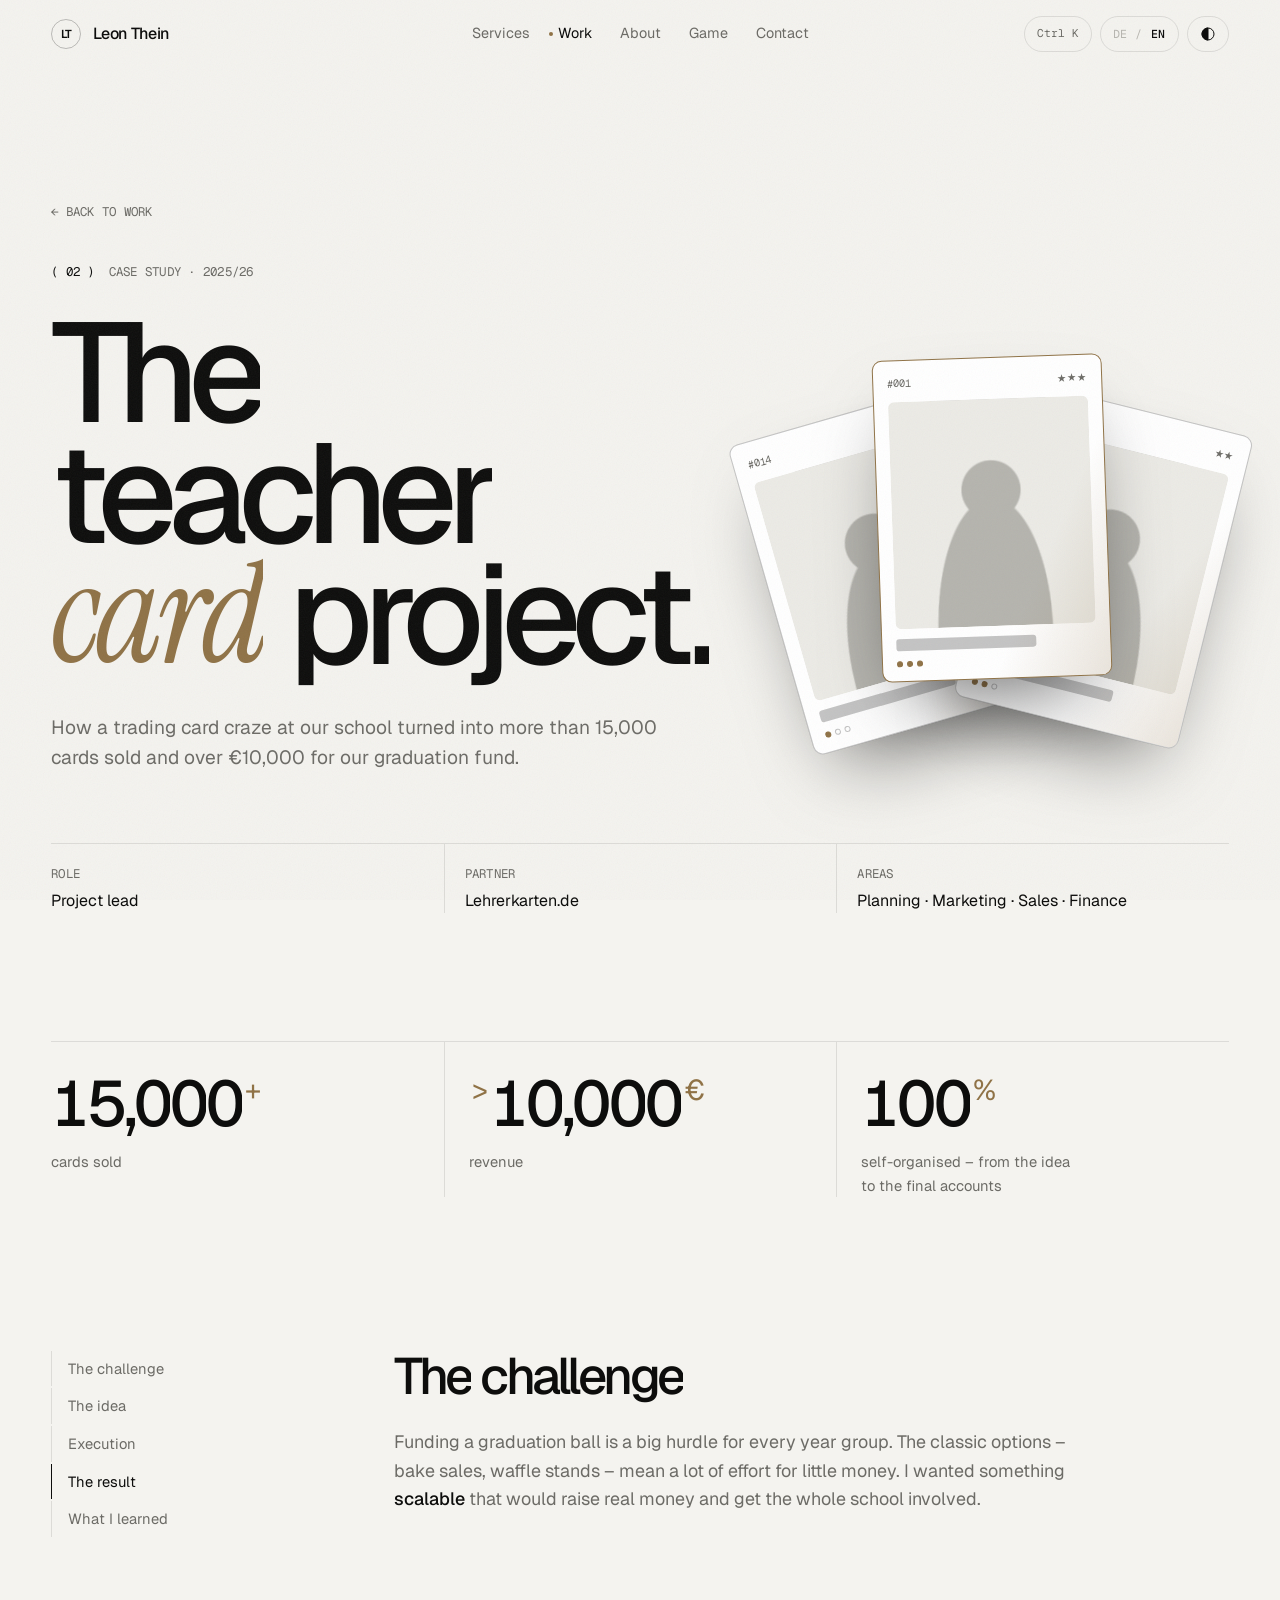
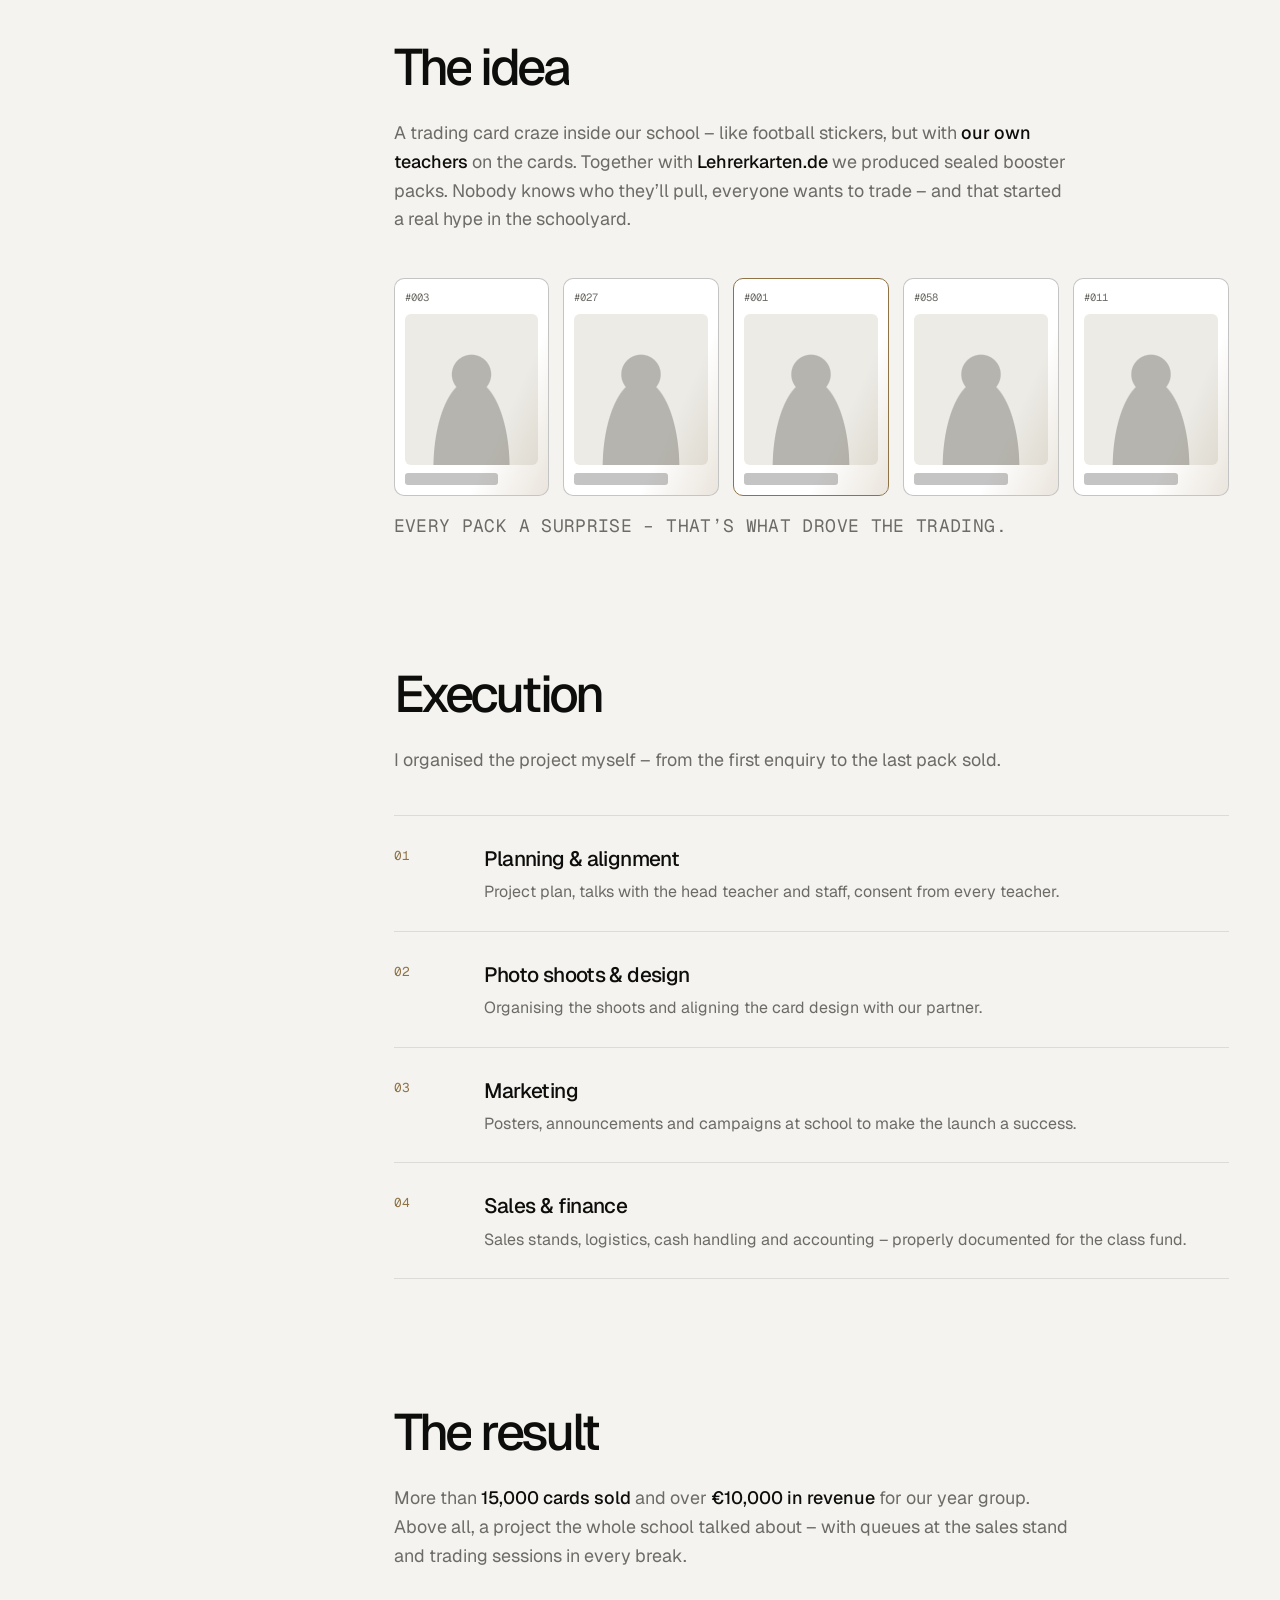
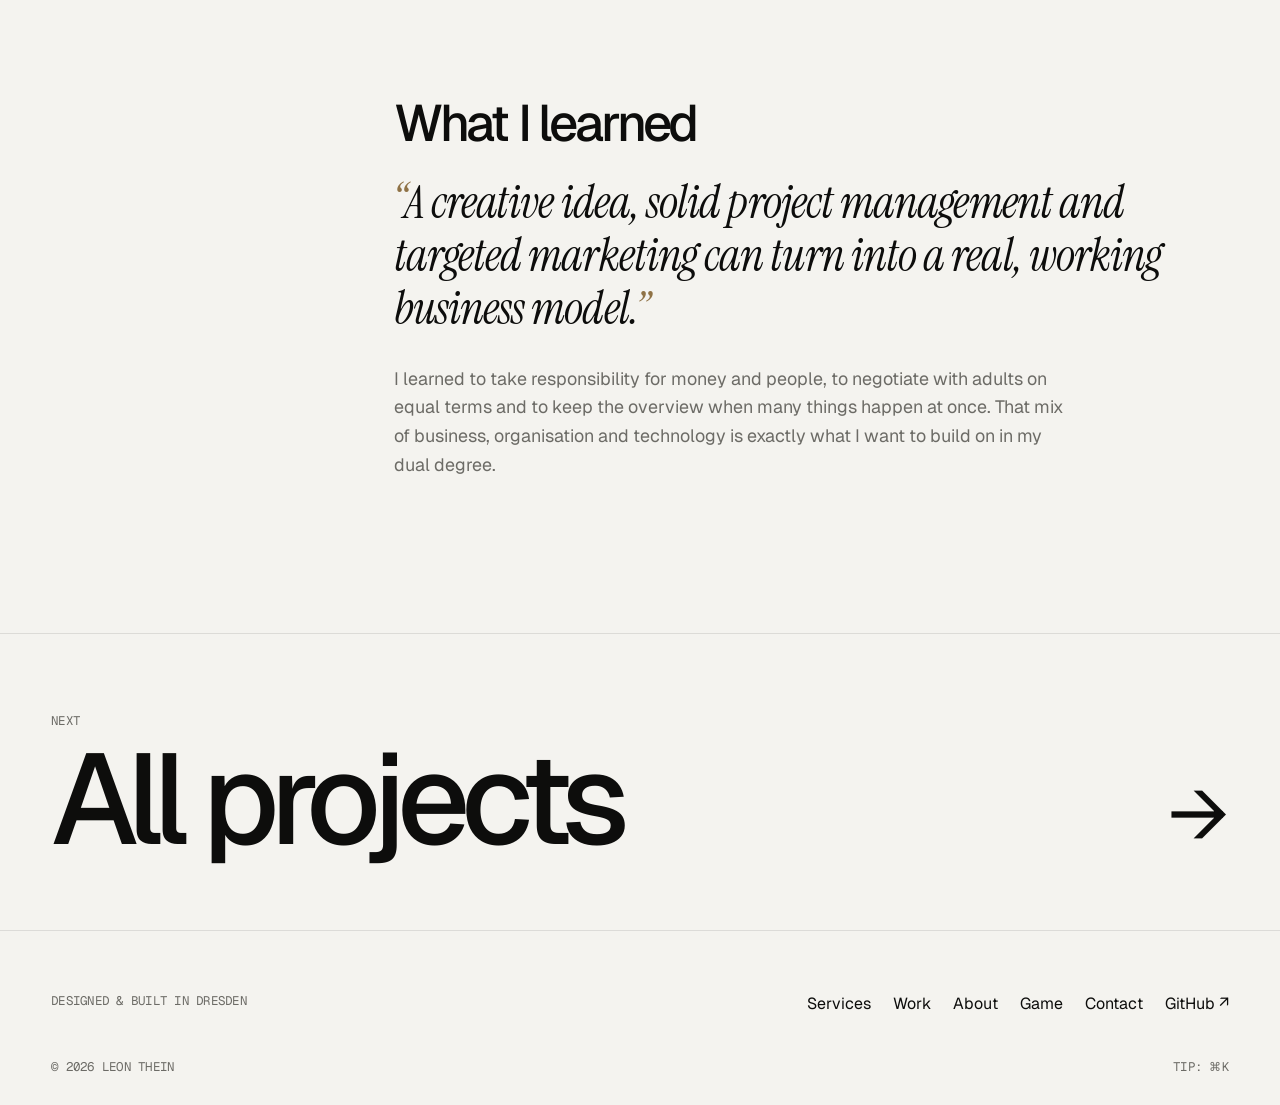
<file: projekt-lehrerkarten.html>
<!DOCTYPE html>
<html lang="de">
<head>
    <meta charset="UTF-8">
    <meta name="viewport" content="width=device-width, initial-scale=1">
    <title>Case Study: Das Lehrerkarten-Projekt – Leon Thein</title>
    <meta name="description" content="Wie aus einem Sammelkarten-Trend an der Schule über 15.000 verkaufte Karten und mehr als 10.000 € für die Abikasse wurden.">
    <meta name="theme-color" content="#0a0a0a">
    <meta property="og:title" content="Case Study: Das Lehrerkarten-Projekt – Leon Thein">
    <meta property="og:description" content="Wie aus einem Sammelkarten-Trend an der Schule über 15.000 verkaufte Karten und mehr als 10.000 € für die Abikasse wurden.">
    <meta property="og:type" content="website">
    <link rel="icon" href="favicon.svg" type="image/svg+xml">
    <script>
        (function () {
            var d = document.documentElement, t = null, l = null;
            try { t = localStorage.getItem('theme'); l = localStorage.getItem('lang'); } catch (e) {}
            if (!t) t = matchMedia('(prefers-color-scheme: light)').matches ? 'light' : 'dark';
            if (!l) l = (navigator.language || 'de').toLowerCase().indexOf('de') === 0 ? 'de' : 'en';
            d.setAttribute('data-theme', t);
            d.setAttribute('data-lang', l);
            d.classList.add('no-loader');
        })();
    </script>
    <link rel="preconnect" href="https://fonts.googleapis.com">
    <link rel="preconnect" href="https://fonts.gstatic.com" crossorigin>
    <link rel="stylesheet" href="https://fonts.googleapis.com/css2?family=Geist:wght@300;400;450;500;600&family=Geist+Mono:wght@300;400&family=Instrument+Serif:ital@1&display=swap">
    <link rel="stylesheet" href="style.css?v=202610021938">
</head>
<body data-page="case">
    <div class="cursor" id="cursor"><span id="cursor-label"></span></div>
    <div class="grain" aria-hidden="true"></div>

    <header class="nav" id="nav">
        <a href="index.html" class="brand" aria-label="Leon Thein – Start">
            <span class="brand-mark">LT</span>
            <span class="brand-text">Leon Thein</span>
        </a>
        <nav class="nav-links" aria-label="Navigation">
            <a href="leistungen.html" data-i18n="nav.services">Leistungen</a>
            <a href="projekte.html" class="active" aria-current="page" data-i18n="nav.work">Projekte</a>
            <a href="ueber-mich.html" data-i18n="nav.about">Über mich</a>
            <a href="spiel.html" data-i18n="nav.game">Spiel</a>
            <a href="kontakt.html" data-i18n="nav.contact">Kontakt</a>
        </nav>
        <div class="nav-actions">
            <button class="pill-btn kbd-btn" id="palette-open" aria-label="Suche"><span id="kbd-label">⌘K</span></button>
            <button class="pill-btn lang-btn" id="lang-btn" aria-label="Sprache wechseln / switch language"><b>DE</b><span>/</span><span>EN</span></button>
            <button class="pill-btn theme-btn" id="theme-btn" aria-label="Hell/Dunkel">
                <svg width="16" height="16" viewBox="0 0 24 24" fill="none" stroke="currentColor" stroke-width="1.5"><circle cx="12" cy="12" r="9"/><path d="M12 3a9 9 0 0 0 0 18z" fill="currentColor"/></svg>
            </button>
            <button class="pill-btn menu-btn" id="menu-btn" aria-label="Menü" aria-expanded="false"><i></i><i></i></button>
        </div>
    </header>

    <div class="menu" id="menu">
        <nav>
            <a href="index.html"><span class="mono">00</span><span>Start</span></a>
            <a href="leistungen.html"><span class="mono">01</span><span data-i18n="nav.services">Leistungen</span></a>
            <a href="projekte.html"><span class="mono">02</span><span data-i18n="nav.work">Projekte</span></a>
            <a href="ueber-mich.html"><span class="mono">03</span><span data-i18n="nav.about">Über mich</span></a>
            <a href="spiel.html"><span class="mono">04</span><span data-i18n="nav.game">Spiel</span></a>
            <a href="kontakt.html"><span class="mono">05</span><span data-i18n="nav.contact">Kontakt</span></a>
        </nav>
        <div class="mono muted">Dresden, DE · <span class="js-time">--:--</span></div>
    </div>

    <main>
        <section class="wrap page-head" style="padding-bottom:0">
            <a href="projekte.html" class="back mono" data-i18n="cs.back">← Zurück zu den Projekten</a>
            <div class="case-hero-grid">
                <div>
                    <div class="eyebrow mono fade-in" style="--d:.1s;margin-bottom:30px"><b>( 02 )</b><span data-i18n="cs.eyebrow">Case Study · 2025/26</span></div>
                    <h1 class="page-title" data-split data-i18n="cs.title">Das Lehrer&shy;karten-<em>Projekt.</em></h1>
                    <p class="lead fade-in" style="--d:.5s;margin-top:36px" data-i18n="cs.lead">Wie aus einem Sammelkarten-Trend an unserer Schule über 15.000 verkaufte Karten und mehr als 10.000 € für die Abikasse wurden.</p>
                </div>
                <div class="fan" aria-hidden="true">
                    <div class="tcard" style="--r:-16deg;--x:-120px;--y:20px;--i:0"><div class="t-top"><span>#014</span><span>★</span></div><div class="t-img"></div><div class="t-name"></div><div class="t-stars"><i class="on"></i><i></i><i></i></div></div>
                    <div class="tcard" style="--r:14deg;--x:120px;--y:20px;--i:1"><div class="t-top"><span>#042</span><span>★★</span></div><div class="t-img"></div><div class="t-name"></div><div class="t-stars"><i class="on"></i><i class="on"></i><i></i></div></div>
                    <div class="tcard gold" style="--r:-2deg;--x:0px;--i:2"><div class="t-top"><span>#001</span><span>★★★</span></div><div class="t-img"></div><div class="t-name"></div><div class="t-stars"><i class="on"></i><i class="on"></i><i class="on"></i></div></div>
                </div>
            </div>
            <div class="case-meta fade-in" style="--d:.7s">
                <div><span class="mono muted" data-i18n="cs.role">Rolle</span><span data-i18n="cs.role.v">Projektleitung</span></div>
                <div><span class="mono muted" data-i18n="cs.partner">Partner</span><span>Lehrerkarten.de</span></div>
                <div><span class="mono muted" data-i18n="cs.areas">Bereiche</span><span data-i18n="cs.areas.v">Planung · Marketing · Vertrieb · Finanzen</span></div>
            </div>
        </section>

        <div class="wrap" style="margin-top:clamp(70px,10vw,130px)">
            <div class="case-stats">
                <div class="fact reveal" style="--delay:0s">
                    <div class="fact-num"><span class="odo" data-odo="15000"></span><small>+</small></div>
                    <p data-i18n="cs.f1">verkaufte Karten</p>
                </div>
                <div class="fact reveal" style="--delay:0.1s">
                    <div class="fact-num"><small>&gt;</small><span class="odo" data-odo="10000"></span><small>€</small></div>
                    <p data-i18n="cs.f2">Umsatz</p>
                </div>
                <div class="fact reveal" style="--delay:0.2s">
                    <div class="fact-num"><span class="odo" data-odo="100"></span><small>%</small></div>
                    <p data-i18n="cs.f3">eigenständig organisiert – von der Idee bis zur Abrechnung</p>
                </div>
            </div>

            <div class="case-body">
                <aside class="toc" aria-label="Inhalt">
                    <a href="#herausforderung" data-i18n="cs.h1">Die Herausforderung</a>
                    <a href="#idee" data-i18n="cs.h2">Die Idee</a>
                    <a href="#umsetzung" data-i18n="cs.h3">Die Umsetzung</a>
                    <a href="#ergebnis" data-i18n="cs.h4">Das Ergebnis</a>
                    <a href="#learnings" data-i18n="cs.h5">Was ich gelernt habe</a>
                </aside>
                <div class="case-content">
                    <section id="herausforderung">
                        <h2 data-split data-i18n="cs.h1">Die Herausforderung</h2>
                        <p class="reveal" data-i18n="cs.p1">Einen Abiball zu finanzieren ist für jeden Jahrgang eine große Hürde. Die klassischen Wege – Kuchenbasar, Waffelverkauf – bedeuten viel Aufwand für wenig Geld. Ich wollte etwas, das <strong>skalierbar</strong> ist, richtig Geld einbringt und gleichzeitig die ganze Schule mitnimmt.</p>
                    </section>
                    <section id="idee">
                        <h2 data-split data-i18n="cs.h2">Die Idee</h2>
                        <p class="reveal" data-i18n="cs.p2">Ein schulinterner Sammelkarten-Trend – wie Fußball-Sammelbilder, nur mit <strong>unseren eigenen Lehrerinnen und Lehrern</strong> als Trading Cards. Zusammen mit <strong>Lehrerkarten.de</strong> entstanden blickdichte Booster-Packs. Niemand weiß, wen er zieht, alle wollen tauschen – und genau das hat auf dem Pausenhof einen echten Hype ausgelöst.</p>
                        <div class="pack" aria-hidden="true"><div class="flip" style="--i:0"><div class="tcard"><div class="t-top"><span>#003</span></div><div class="t-img"></div><div class="t-name"></div></div><div class="t-back"><span>LK</span></div></div><div class="flip" style="--i:1"><div class="tcard"><div class="t-top"><span>#027</span></div><div class="t-img"></div><div class="t-name"></div></div><div class="t-back"><span>LK</span></div></div><div class="flip" style="--i:2"><div class="tcard gold"><div class="t-top"><span>#001</span></div><div class="t-img"></div><div class="t-name"></div></div><div class="t-back"><span>LK</span></div></div><div class="flip" style="--i:3"><div class="tcard"><div class="t-top"><span>#058</span></div><div class="t-img"></div><div class="t-name"></div></div><div class="t-back"><span>LK</span></div></div><div class="flip" style="--i:4"><div class="tcard"><div class="t-top"><span>#011</span></div><div class="t-img"></div><div class="t-name"></div></div><div class="t-back"><span>LK</span></div></div></div>
                        <p class="pack-caption mono" data-i18n="cs.pack">Jedes Pack eine Überraschung – genau das hat den Tauschhandel angetrieben.</p>
                    </section>
                    <section id="umsetzung">
                        <h2 data-split data-i18n="cs.h3">Die Umsetzung</h2>
                        <p class="reveal" data-i18n="cs.p3">Ich habe das Projekt eigenständig organisiert – von der ersten Anfrage bis zum letzten verkauften Pack.</p>
                        <ol class="case-steps">
                            <li class="reveal"><div><b data-i18n="cs.s1.t">Planung &amp; Abstimmung</b><span data-i18n="cs.s1.d">Projektplan, Gespräche mit Schulleitung und Kollegium, Einverständnis aller Lehrkräfte.</span></div></li>
                            <li class="reveal"><div><b data-i18n="cs.s2.t">Fotoshootings &amp; Design</b><span data-i18n="cs.s2.d">Organisation der Shootings und Abstimmung des Kartendesigns mit dem Partner.</span></div></li>
                            <li class="reveal"><div><b data-i18n="cs.s3.t">Marketing</b><span data-i18n="cs.s3.d">Plakate, Durchsagen und Aktionen in der Schule, damit der Start richtig zündet.</span></div></li>
                            <li class="reveal"><div><b data-i18n="cs.s4.t">Vertrieb &amp; Finanzen</b><span data-i18n="cs.s4.d">Verkaufsstände, Logistik, Kasse und Abrechnung – sauber dokumentiert für die Abikasse.</span></div></li>
                        </ol>
                    </section>
                    <section id="ergebnis">
                        <h2 data-split data-i18n="cs.h4">Das Ergebnis</h2>
                        <p class="reveal" data-i18n="cs.p4">Über <strong>15.000 verkaufte Karten</strong> und mehr als <strong>10.000 € Umsatz</strong> für unseren Jahrgang. Vor allem aber: ein Projekt, über das die ganze Schule gesprochen hat – mit Schlangen am Verkaufsstand und Tauschbörsen in jeder Pause.</p>
                    </section>
                    <section id="learnings">
                        <h2 data-split data-i18n="cs.h5">Was ich gelernt habe</h2>
                        <blockquote class="quote reveal" data-i18n="cs.quote">Aus einer kreativen Idee, klarem Projektmanagement und gezieltem Marketing kann ein echtes, funktionierendes Geschäftsmodell werden.</blockquote>
                        <p class="reveal" data-i18n="cs.p5">Ich habe gelernt, Verantwortung für Geld und Menschen zu übernehmen, mit Erwachsenen auf Augenhöhe zu verhandeln und den Überblick zu behalten, wenn vieles gleichzeitig passiert. Genau diese Mischung aus Wirtschaft, Organisation und Technik will ich im dualen Studium weiter ausbauen.</p>
                    </section>
                </div>
            </div>
        </div>

        <div style="margin-top:clamp(100px,12vw,160px)">
        <a href="projekte.html" class="next-page">
            <div>
                <span class="mono" data-i18n="np.next">Weiter</span>
                <span class="np-title" data-i18n="cs.next.t">Alle Projekte</span>
            </div>
            <span class="np-arrow">→</span>
        </a>
        </div>
    </main>
    <footer class="footer">
        <div class="wrap">
            <div class="footer-top">
                <p class="mono muted" data-i18n="footer.claim">Gestaltet &amp; entwickelt in Dresden</p>
                <div class="footer-links">
                    <a href="leistungen.html" class="u-link" data-i18n="nav.services">Leistungen</a>
                    <a href="projekte.html" class="u-link" data-i18n="nav.work">Projekte</a>
                    <a href="ueber-mich.html" class="u-link" data-i18n="nav.about">Über mich</a>
                    <a href="spiel.html" class="u-link" data-i18n="nav.game">Spiel</a>
                    <a href="kontakt.html" class="u-link" data-i18n="nav.contact">Kontakt</a>
                    <a href="https://github.com/leonthn" target="_blank" rel="noopener" class="u-link">GitHub ↗</a>
                </div>
            </div>
            <div class="footer-bottom">
                <span class="mono">© <span class="js-year">2026</span> Leon Thein</span>
                <span class="mono" data-i18n="footer.hint">Tipp: ⌘K</span>
            </div>
        </div>
    </footer>

    <div class="palette" id="palette" role="dialog" aria-modal="true" aria-label="Suche" hidden>
        <div class="palette-bg" data-close></div>
        <div class="palette-box">
            <div class="palette-input">
                <svg width="16" height="16" viewBox="0 0 24 24" fill="none" stroke="currentColor" stroke-width="1.6"><circle cx="11" cy="11" r="7"/><path d="m20 20-3.5-3.5"/></svg>
                <input type="text" id="palette-input" autocomplete="off" spellcheck="false">
                <kbd>esc</kbd>
            </div>
            <ul class="palette-list" id="palette-list" role="listbox"></ul>
            <div class="palette-foot mono"><span>↑↓</span><span>↵</span><span>esc</span></div>
        </div>
    </div>

    <canvas id="burst" aria-hidden="true"></canvas>
    <div class="toast" id="toast" role="status" aria-live="polite"></div>

    <script src="i18n.js?v=202610021938" defer></script>
    <script src="script.js?v=202610021938" defer></script>
</body>
</html>
</file>
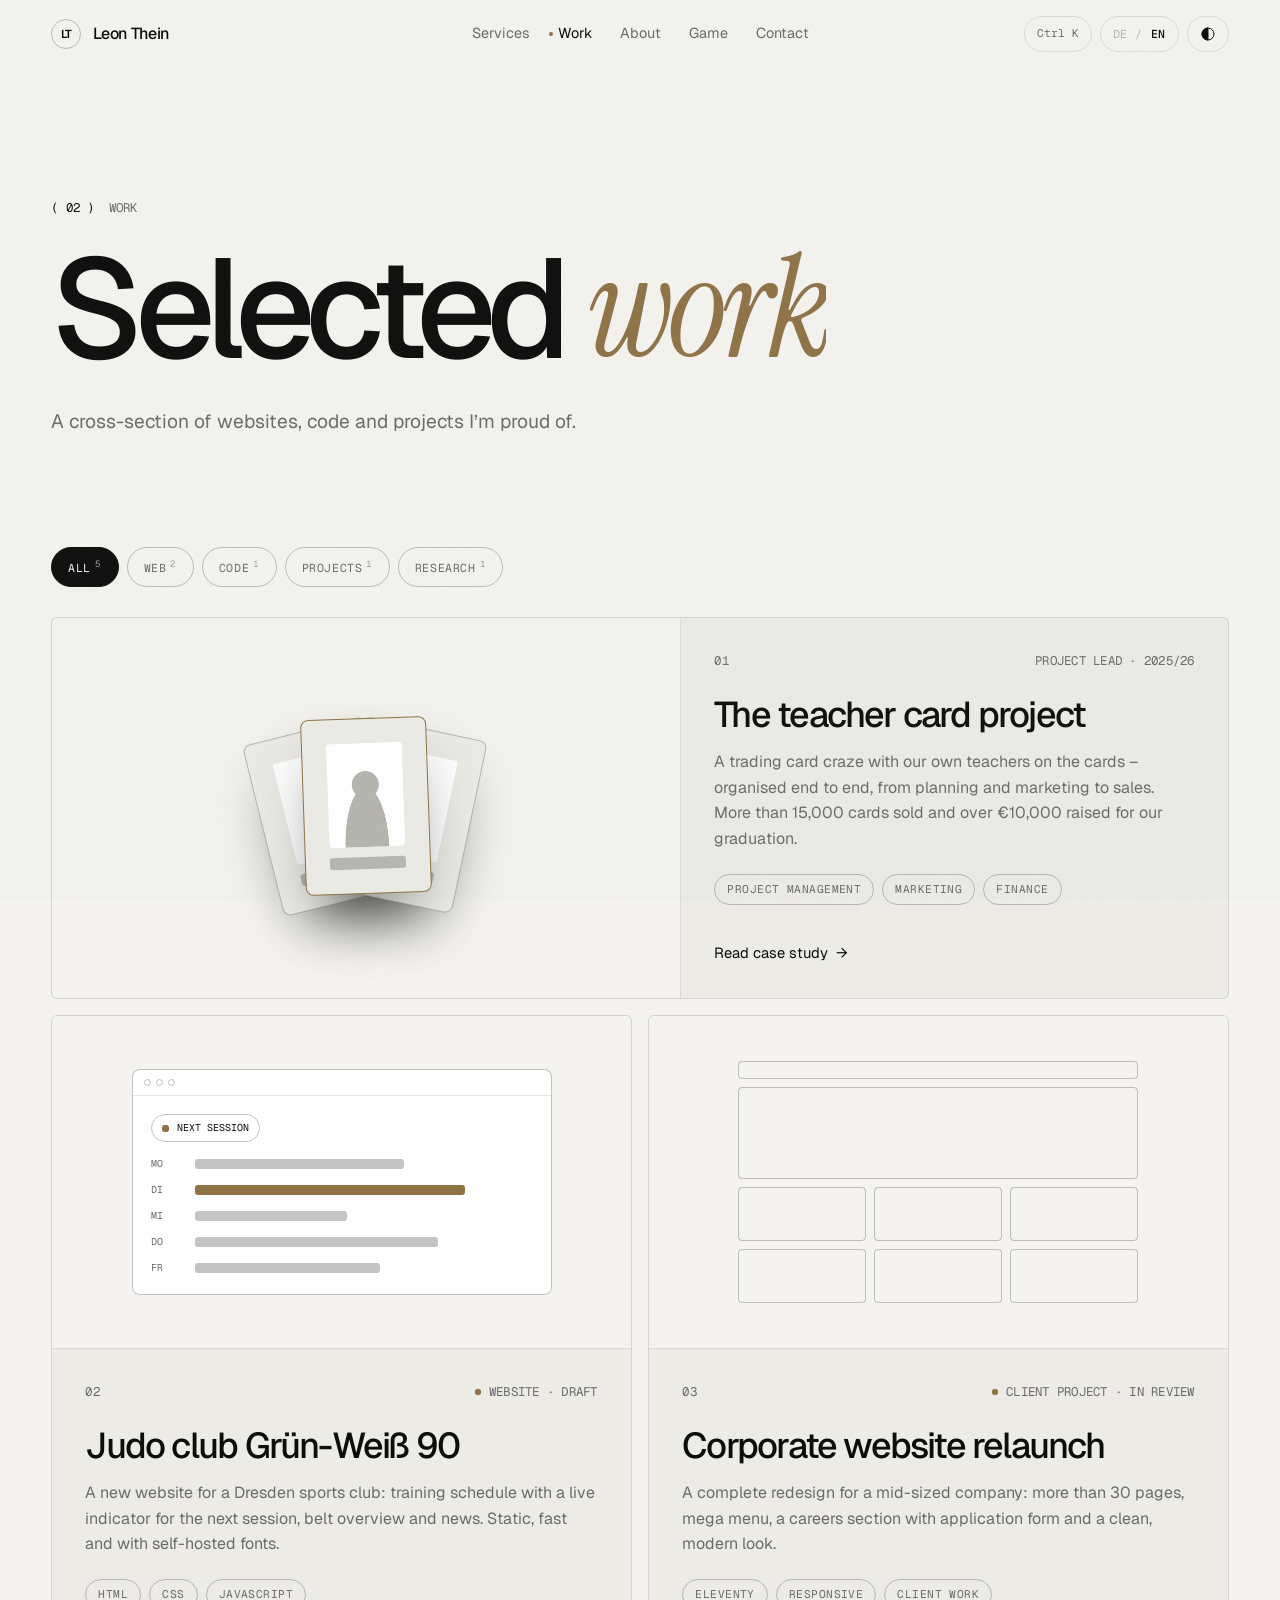
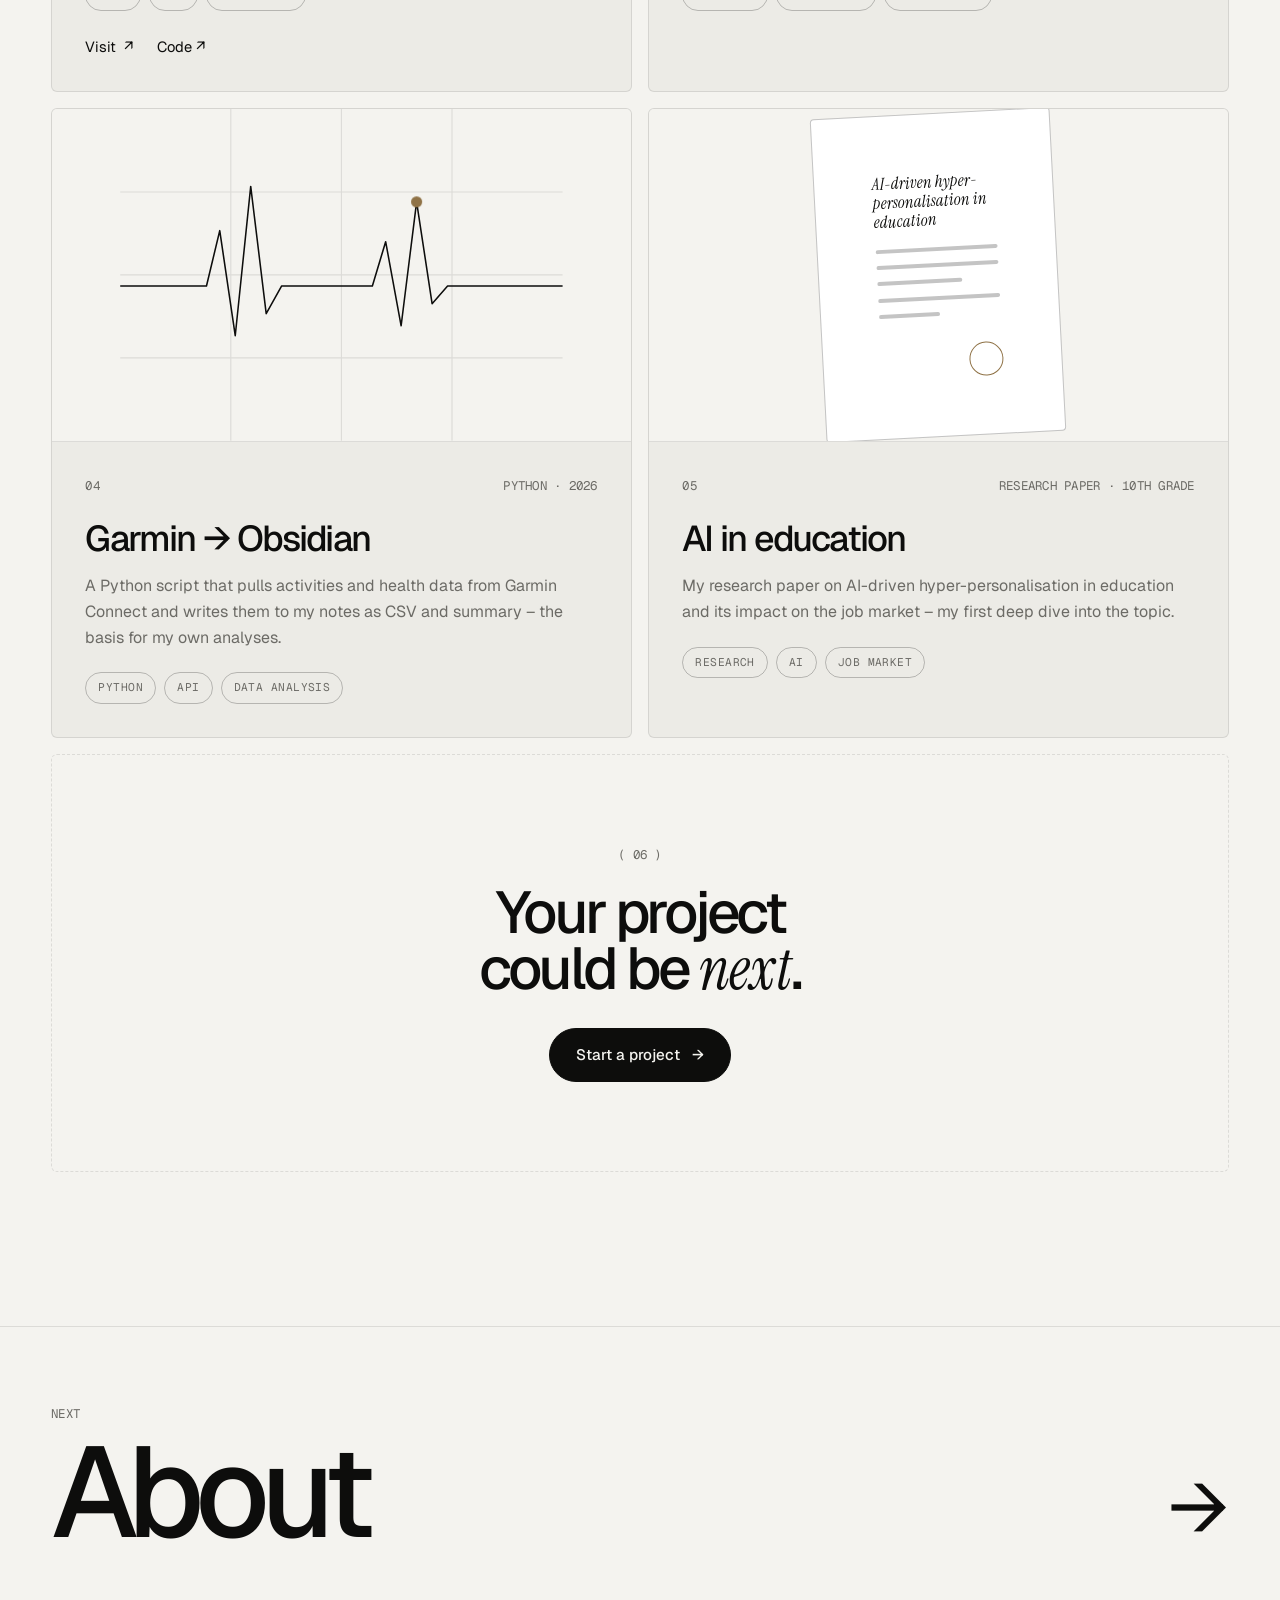
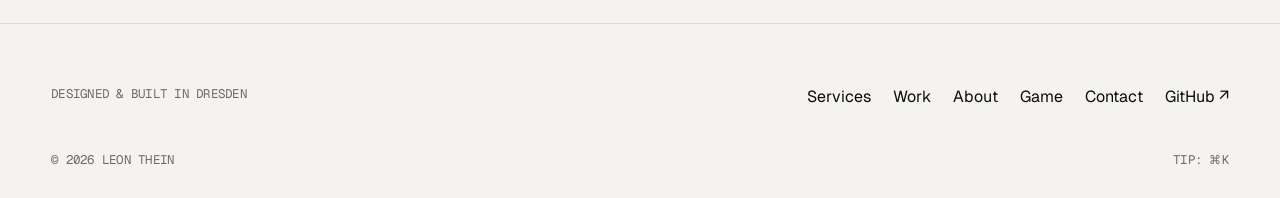
<file: projekte.html>
<!DOCTYPE html>
<html lang="de">
<head>
    <meta charset="UTF-8">
    <meta name="viewport" content="width=device-width, initial-scale=1">
    <title>Projekte – Leon Thein</title>
    <meta name="description" content="Ausgewählte Projekte von Leon Thein: Websites, Python-Tools und das Lehrerkarten-Projekt.">
    <meta name="theme-color" content="#0a0a0a">
    <meta property="og:title" content="Projekte – Leon Thein">
    <meta property="og:description" content="Ausgewählte Projekte von Leon Thein: Websites, Python-Tools und das Lehrerkarten-Projekt.">
    <meta property="og:type" content="website">
    <link rel="icon" href="favicon.svg" type="image/svg+xml">
    <script>
        (function () {
            var d = document.documentElement, t = null, l = null;
            try { t = localStorage.getItem('theme'); l = localStorage.getItem('lang'); } catch (e) {}
            if (!t) t = matchMedia('(prefers-color-scheme: light)').matches ? 'light' : 'dark';
            if (!l) l = (navigator.language || 'de').toLowerCase().indexOf('de') === 0 ? 'de' : 'en';
            d.setAttribute('data-theme', t);
            d.setAttribute('data-lang', l);
            d.classList.add('no-loader');
        })();
    </script>
    <link rel="preconnect" href="https://fonts.googleapis.com">
    <link rel="preconnect" href="https://fonts.gstatic.com" crossorigin>
    <link rel="stylesheet" href="https://fonts.googleapis.com/css2?family=Geist:wght@300;400;450;500;600&family=Geist+Mono:wght@300;400&family=Instrument+Serif:ital@1&display=swap">
    <link rel="stylesheet" href="style.css?v=202610021938">
</head>
<body data-page="projekte">
    <div class="cursor" id="cursor"><span id="cursor-label"></span></div>
    <div class="grain" aria-hidden="true"></div>

    <header class="nav" id="nav">
        <a href="index.html" class="brand" aria-label="Leon Thein – Start">
            <span class="brand-mark">LT</span>
            <span class="brand-text">Leon Thein</span>
        </a>
        <nav class="nav-links" aria-label="Navigation">
            <a href="leistungen.html" data-i18n="nav.services">Leistungen</a>
            <a href="projekte.html" class="active" aria-current="page" data-i18n="nav.work">Projekte</a>
            <a href="ueber-mich.html" data-i18n="nav.about">Über mich</a>
            <a href="spiel.html" data-i18n="nav.game">Spiel</a>
            <a href="kontakt.html" data-i18n="nav.contact">Kontakt</a>
        </nav>
        <div class="nav-actions">
            <button class="pill-btn kbd-btn" id="palette-open" aria-label="Suche"><span id="kbd-label">⌘K</span></button>
            <button class="pill-btn lang-btn" id="lang-btn" aria-label="Sprache wechseln / switch language"><b>DE</b><span>/</span><span>EN</span></button>
            <button class="pill-btn theme-btn" id="theme-btn" aria-label="Hell/Dunkel">
                <svg width="16" height="16" viewBox="0 0 24 24" fill="none" stroke="currentColor" stroke-width="1.5"><circle cx="12" cy="12" r="9"/><path d="M12 3a9 9 0 0 0 0 18z" fill="currentColor"/></svg>
            </button>
            <button class="pill-btn menu-btn" id="menu-btn" aria-label="Menü" aria-expanded="false"><i></i><i></i></button>
        </div>
    </header>

    <div class="menu" id="menu">
        <nav>
            <a href="index.html"><span class="mono">00</span><span>Start</span></a>
            <a href="leistungen.html"><span class="mono">01</span><span data-i18n="nav.services">Leistungen</span></a>
            <a href="projekte.html"><span class="mono">02</span><span data-i18n="nav.work">Projekte</span></a>
            <a href="ueber-mich.html"><span class="mono">03</span><span data-i18n="nav.about">Über mich</span></a>
            <a href="spiel.html"><span class="mono">04</span><span data-i18n="nav.game">Spiel</span></a>
            <a href="kontakt.html"><span class="mono">05</span><span data-i18n="nav.contact">Kontakt</span></a>
        </nav>
        <div class="mono muted">Dresden, DE · <span class="js-time">--:--</span></div>
    </div>

    <main>
        <header class="wrap page-head">
            <div class="eyebrow mono fade-in" style="--d:.1s"><b>( 02 )</b><span data-i18n="nav.work">Projekte</span></div>
            <h1 class="page-title" data-split data-i18n="work.title">Ausgewählte <em>Arbeiten</em></h1>
            <p class="lead fade-in" style="--d:.5s" data-i18n="work.lead">Ein Querschnitt aus Websites, Code und Projekten, auf die ich stolz bin.</p>
        </header>

        <section class="section section-tight">
            <div class="wrap">
                <div class="filters reveal" role="group" aria-label="Filter"><button class="chip active" data-filter="all"><span data-i18n="f.all">Alle</span><sup></sup></button><button class="chip" data-filter="web"><span data-i18n="f.web">Web</span><sup></sup></button><button class="chip" data-filter="code"><span data-i18n="f.code">Code</span><sup></sup></button><button class="chip" data-filter="projekt"><span data-i18n="f.proj">Projekte</span><sup></sup></button><button class="chip" data-filter="forschung"><span data-i18n="f.res">Forschung</span><sup></sup></button></div>
                <div class="grid-projects" id="projects">
                    <article class="project project-wide reveal" data-cat="projekt" data-cursor="Case Study">
                        <a href="projekt-lehrerkarten.html" class="project-art" aria-label="Case Study">
                        <div class="art-cards">
                            <div class="mini-card" style="--r:-14deg;--x:-34%"></div>
                            <div class="mini-card" style="--r:12deg;--x:34%"></div>
                            <div class="mini-card" style="--r:-2deg;--x:0%"></div>
                        </div>
                        </a>
                        <div class="project-info">
                        <div class="project-top mono"><span>01</span><span data-i18n="w1.meta">Projektleitung · 2025/26</span></div>
                        <h3 data-i18n="w1.t">Das Lehrerkarten-Projekt</h3>
                        <p data-i18n="w1.d">Ein Sammelkarten-Trend mit unseren Lehrkräften als Trading Cards – von der Planung über Marketing bis zum Verkauf selbst organisiert. Über 15.000 Karten, mehr als 10.000 € für die Abikasse.</p>
                        <div class="tags"><span data-i18n="w1.a">Projektmanagement</span><span>Marketing</span><span data-i18n="w1.c">Finanzen</span></div>
                        <div class="project-links"><a href="projekt-lehrerkarten.html" class="u-link"><span data-i18n="w1.l">Case Study lesen</span> →</a></div>
                    </div>
                    </article>

                    <article class="project reveal" data-cat="web">
                        <div class="project-art">
                        <div class="art-browser">
                            <div class="bar"><i></i><i></i><i></i></div>
                            <div class="body">
                                <span class="now-pill"><span class="dot"></span><span data-i18n="w2.next">Nächstes Training</span></span>
                                <div class="sched"><span>MO</span><i style="--w:62%"></i></div>
                                <div class="sched now"><span>DI</span><i style="--w:80%"></i></div>
                                <div class="sched"><span>MI</span><i style="--w:45%"></i></div>
                                <div class="sched"><span>DO</span><i style="--w:72%"></i></div>
                                <div class="sched"><span>FR</span><i style="--w:55%"></i></div>
                            </div>
                        </div>
                        </div>
                        <div class="project-info">
                            <div class="project-top mono"><span>02</span><span class="badge"><span class="dot"></span><span data-i18n="w2.meta">Website · Entwurf</span></span></div>
                            <h3 data-i18n="w2.t">Judo-Abteilung Grün-Weiß 90</h3>
                            <p data-i18n="w2.d">Neuer Webauftritt für einen Dresdner Sportverein: Trainingsplan mit Live-Anzeige des nächsten Trainings, Gürtel-Übersicht und News. Statisch, schnell und mit lokal eingebundenen Schriften.</p>
                            <div class="tags"><span>HTML</span><span>CSS</span><span>JavaScript</span></div>
                            <div class="project-links">
                                <a href="https://leonthn.github.io/gw-dd-judo/" target="_blank" rel="noopener" class="u-link"><span data-i18n="w.live">Ansehen</span> ↗</a>
                                <a href="https://github.com/leonthn/gw-dd-judo" target="_blank" rel="noopener" class="u-link">Code ↗</a>
                            </div>
                        </div>
                    </article>

                    <article class="project reveal" data-cat="web" style="--delay:.1s">
                        <div class="project-art">
                        <div class="art-wire">
                            <i class="nav-w"></i>
                            <i class="hero-w"></i>
                            <div class="row-w"><i></i><i></i><i></i></div>
                            <div class="row-w"><i></i><i></i><i></i></div>
                        </div>
                        </div>
                        <div class="project-info">
                            <div class="project-top mono"><span>03</span><span class="badge"><span class="dot"></span><span data-i18n="w3.meta">Kundenprojekt · in Abstimmung</span></span></div>
                            <h3 data-i18n="w3.t">Relaunch einer Unternehmenswebsite</h3>
                            <p data-i18n="w3.d">Kompletter Neuauftritt für ein mittelständisches Unternehmen: über 30 Unterseiten, Mega-Menü, Karrierebereich mit Bewerbungsformular und eine klare, moderne Gestaltung.</p>
                            <div class="tags"><span>Eleventy</span><span>Responsive</span><span data-i18n="w3.c">Kundenprojekt</span></div>
                        </div>
                    </article>

                    <article class="project reveal" data-cat="code">
                        <div class="project-art">
                        <svg class="art-pulse" viewBox="0 0 400 300" preserveAspectRatio="xMidYMid meet">
                            <path class="grid-l" d="M0 75H400M0 150H400M0 225H400M100 0V300M200 0V300M300 0V300"/>
                            <path pathLength="1" d="M0 160 L60 160 L78 160 L90 110 L104 205 L118 70 L132 185 L146 160 L210 160 L228 160 L240 120 L254 196 L268 84 L282 176 L296 160 L400 160"/>
                            <circle cx="268" cy="84" r="5"/>
                        </svg>
                        </div>
                        <div class="project-info">
                            <div class="project-top mono"><span>04</span><span>Python · 2026</span></div>
                            <h3>Garmin → Obsidian</h3>
                            <p data-i18n="w4.d">Ein Python-Skript, das Aktivitäten und Gesundheitsdaten aus Garmin Connect lädt und als CSV und Übersicht in meine Notizen schreibt – die Grundlage für eigene Auswertungen.</p>
                            <div class="tags"><span>Python</span><span>API</span><span data-i18n="w4.c">Datenanalyse</span></div>
                        </div>
                    </article>

                    <article class="project reveal" data-cat="forschung" style="--delay:.1s">
                        <div class="project-art">
                        <div class="art-paper">
                            <b data-i18n="w5.paper">KI-gestützte Hyperpersonalisierung in der Bildung</b>
                            <i></i><i></i><i></i><i></i><i></i>
                            <span class="seal"></span>
                        </div>
                        </div>
                        <div class="project-info">
                            <div class="project-top mono"><span>05</span><span data-i18n="w5.meta">Wissenschaftliche Arbeit · 10. Klasse</span></div>
                            <h3 data-i18n="w5.t">KI in der Bildung</h3>
                            <p data-i18n="w5.d">Meine komplexe Leistung über KI-gestützte Hyperpersonalisierung in der Bildung und ihre Auswirkungen auf den Arbeitsmarkt – mein erster tiefer Einstieg in das Thema.</p>
                            <div class="tags"><span data-i18n="w5.a">Recherche</span><span data-i18n="w5.b">KI</span><span data-i18n="w5.c">Arbeitsmarkt</span></div>
                        </div>
                    </article>

                    <article class="project project-end reveal" data-cat="all">
                        <p class="mono muted" style="margin-bottom:20px">( 06 )</p>
                        <h3 data-i18n="w6.t">Dein Projekt<br>könnte das <em>nächste</em> sein.</h3>
                        <a href="kontakt.html" class="btn btn-solid magnetic"><span data-i18n="cta.project">Projekt anfragen</span><span class="arrow">→</span></a>
                    </article>
                </div>
            </div>
        </section>

        <a href="ueber-mich.html" class="next-page">
            <div>
                <span class="mono" data-i18n="np.next">Weiter</span>
                <span class="np-title" data-i18n="nav.about">Über mich</span>
            </div>
            <span class="np-arrow">→</span>
        </a>
    </main>
    <footer class="footer">
        <div class="wrap">
            <div class="footer-top">
                <p class="mono muted" data-i18n="footer.claim">Gestaltet &amp; entwickelt in Dresden</p>
                <div class="footer-links">
                    <a href="leistungen.html" class="u-link" data-i18n="nav.services">Leistungen</a>
                    <a href="projekte.html" class="u-link" data-i18n="nav.work">Projekte</a>
                    <a href="ueber-mich.html" class="u-link" data-i18n="nav.about">Über mich</a>
                    <a href="spiel.html" class="u-link" data-i18n="nav.game">Spiel</a>
                    <a href="kontakt.html" class="u-link" data-i18n="nav.contact">Kontakt</a>
                    <a href="https://github.com/leonthn" target="_blank" rel="noopener" class="u-link">GitHub ↗</a>
                </div>
            </div>
            <div class="footer-bottom">
                <span class="mono">© <span class="js-year">2026</span> Leon Thein</span>
                <span class="mono" data-i18n="footer.hint">Tipp: ⌘K</span>
            </div>
        </div>
    </footer>

    <div class="palette" id="palette" role="dialog" aria-modal="true" aria-label="Suche" hidden>
        <div class="palette-bg" data-close></div>
        <div class="palette-box">
            <div class="palette-input">
                <svg width="16" height="16" viewBox="0 0 24 24" fill="none" stroke="currentColor" stroke-width="1.6"><circle cx="11" cy="11" r="7"/><path d="m20 20-3.5-3.5"/></svg>
                <input type="text" id="palette-input" autocomplete="off" spellcheck="false">
                <kbd>esc</kbd>
            </div>
            <ul class="palette-list" id="palette-list" role="listbox"></ul>
            <div class="palette-foot mono"><span>↑↓</span><span>↵</span><span>esc</span></div>
        </div>
    </div>

    <canvas id="burst" aria-hidden="true"></canvas>
    <div class="toast" id="toast" role="status" aria-live="polite"></div>

    <script src="i18n.js?v=202610021938" defer></script>
    <script src="script.js?v=202610021938" defer></script>
</body>
</html>
</file>
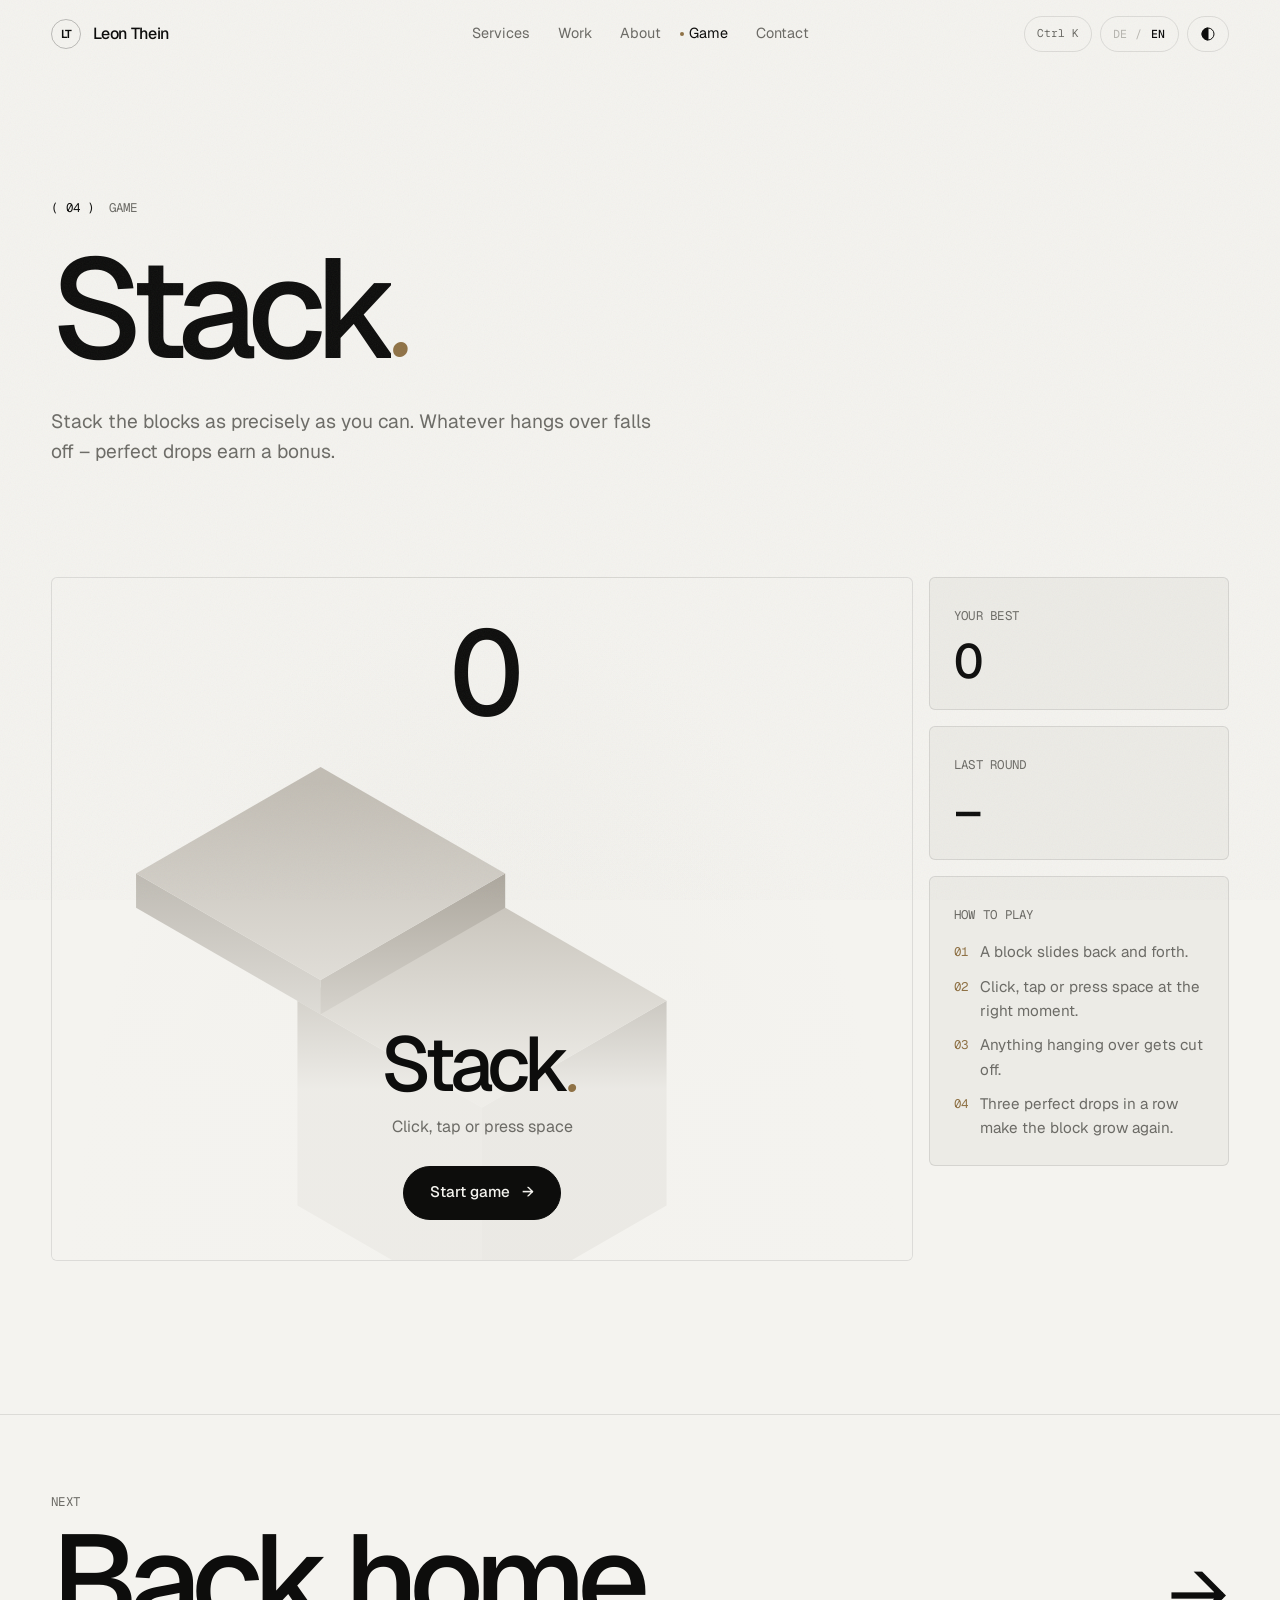
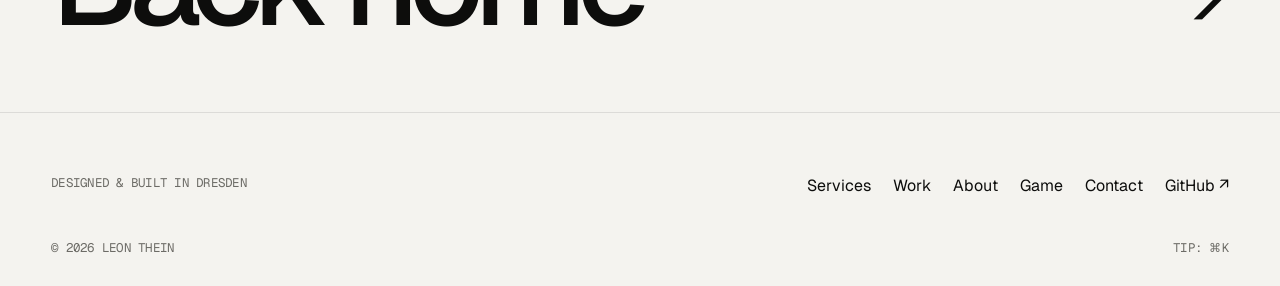
<file: spiel.html>
<!DOCTYPE html>
<html lang="de">
<head>
    <meta charset="UTF-8">
    <meta name="viewport" content="width=device-width, initial-scale=1">
    <title>Stack – ein kleines Spiel · Leon Thein</title>
    <meta name="description" content="Stack: ein kleines Browserspiel von Leon Thein. Stapel die Blöcke so hoch du kannst.">
    <meta name="theme-color" content="#0a0a0a">
    <meta property="og:title" content="Stack – ein kleines Spiel · Leon Thein">
    <meta property="og:description" content="Stack: ein kleines Browserspiel von Leon Thein. Stapel die Blöcke so hoch du kannst.">
    <meta property="og:type" content="website">
    <link rel="icon" href="favicon.svg" type="image/svg+xml">
    <script>
        (function () {
            var d = document.documentElement, t = null, l = null;
            try { t = localStorage.getItem('theme'); l = localStorage.getItem('lang'); } catch (e) {}
            if (!t) t = matchMedia('(prefers-color-scheme: light)').matches ? 'light' : 'dark';
            if (!l) l = (navigator.language || 'de').toLowerCase().indexOf('de') === 0 ? 'de' : 'en';
            d.setAttribute('data-theme', t);
            d.setAttribute('data-lang', l);
            d.classList.add('no-loader');
        })();
    </script>
    <link rel="preconnect" href="https://fonts.googleapis.com">
    <link rel="preconnect" href="https://fonts.gstatic.com" crossorigin>
    <link rel="stylesheet" href="https://fonts.googleapis.com/css2?family=Geist:wght@300;400;450;500;600&family=Geist+Mono:wght@300;400&family=Instrument+Serif:ital@1&display=swap">
    <link rel="stylesheet" href="style.css?v=202610021938">
</head>
<body data-page="spiel">
    <div class="cursor" id="cursor"><span id="cursor-label"></span></div>
    <div class="grain" aria-hidden="true"></div>

    <header class="nav" id="nav">
        <a href="index.html" class="brand" aria-label="Leon Thein – Start">
            <span class="brand-mark">LT</span>
            <span class="brand-text">Leon Thein</span>
        </a>
        <nav class="nav-links" aria-label="Navigation">
            <a href="leistungen.html" data-i18n="nav.services">Leistungen</a>
            <a href="projekte.html" data-i18n="nav.work">Projekte</a>
            <a href="ueber-mich.html" data-i18n="nav.about">Über mich</a>
            <a href="spiel.html" class="active" aria-current="page" data-i18n="nav.game">Spiel</a>
            <a href="kontakt.html" data-i18n="nav.contact">Kontakt</a>
        </nav>
        <div class="nav-actions">
            <button class="pill-btn kbd-btn" id="palette-open" aria-label="Suche"><span id="kbd-label">⌘K</span></button>
            <button class="pill-btn lang-btn" id="lang-btn" aria-label="Sprache wechseln / switch language"><b>DE</b><span>/</span><span>EN</span></button>
            <button class="pill-btn theme-btn" id="theme-btn" aria-label="Hell/Dunkel">
                <svg width="16" height="16" viewBox="0 0 24 24" fill="none" stroke="currentColor" stroke-width="1.5"><circle cx="12" cy="12" r="9"/><path d="M12 3a9 9 0 0 0 0 18z" fill="currentColor"/></svg>
            </button>
            <button class="pill-btn menu-btn" id="menu-btn" aria-label="Menü" aria-expanded="false"><i></i><i></i></button>
        </div>
    </header>

    <div class="menu" id="menu">
        <nav>
            <a href="index.html"><span class="mono">00</span><span>Start</span></a>
            <a href="leistungen.html"><span class="mono">01</span><span data-i18n="nav.services">Leistungen</span></a>
            <a href="projekte.html"><span class="mono">02</span><span data-i18n="nav.work">Projekte</span></a>
            <a href="ueber-mich.html"><span class="mono">03</span><span data-i18n="nav.about">Über mich</span></a>
            <a href="spiel.html"><span class="mono">04</span><span data-i18n="nav.game">Spiel</span></a>
            <a href="kontakt.html"><span class="mono">05</span><span data-i18n="nav.contact">Kontakt</span></a>
        </nav>
        <div class="mono muted">Dresden, DE · <span class="js-time">--:--</span></div>
    </div>

    <main>
        <header class="wrap page-head">
            <div class="eyebrow mono fade-in" style="--d:.1s"><b>( 04 )</b><span data-i18n="nav.game">Spiel</span></div>
            <h1 class="page-title" data-split data-i18n="game.title">Stack<em>.</em></h1>
            <p class="lead fade-in" style="--d:.5s" data-i18n="game.lead">Stapel die Blöcke so genau wie möglich. Was übersteht, fällt ab – perfekte Treffer geben einen Bonus.</p>
        </header>

        <section class="section section-tight">
            <div class="wrap game-wrap">
                <div class="stage reveal" id="stage" aria-label="Spielfeld">
                    <canvas id="game"></canvas>
                    <div class="hud">
                        <div class="hud-score" id="hud-score">0</div>
                        <div class="hud-perfect" id="hud-perfect"></div>
                    </div>
                    <div class="overlay" id="overlay">
                        <h2 id="ov-title">Stack<em>.</em></h2>
                        <p id="ov-text" data-i18n="game.hint">Klicken, tippen oder Leertaste drücken</p>
                        <button class="btn btn-solid" id="ov-btn"><span id="ov-btn-label" data-i18n="game.start">Spiel starten</span><span class="arrow">→</span></button>
                    </div>
                </div>
                <aside class="game-side">
                    <div class="side-card reveal" style="--delay:.1s">
                        <span class="mono muted" data-i18n="game.best">Dein Rekord</span>
                        <div class="big" id="best">0</div>
                    </div>
                    <div class="side-card reveal" style="--delay:.15s">
                        <span class="mono muted" data-i18n="game.last">Letzte Runde</span>
                        <div class="big" id="last">–</div>
                    </div>
                    <div class="side-card reveal" style="--delay:.2s">
                        <span class="mono muted" data-i18n="game.how">So geht’s</span>
                        <ul>
                            <li><span class="mono">01</span><span data-i18n="game.r1">Ein Block gleitet hin und her.</span></li>
                            <li><span class="mono">02</span><span data-i18n="game.r2">Im richtigen Moment klicken, tippen oder Leertaste.</span></li>
                            <li><span class="mono">03</span><span data-i18n="game.r3">Was übersteht, wird abgeschnitten.</span></li>
                            <li><span class="mono">04</span><span data-i18n="game.r4">Drei perfekte Treffer am Stück lassen den Block wieder wachsen.</span></li>
                        </ul>
                    </div>
                </aside>
            </div>
        </section>

        <a href="index.html" class="next-page">
            <div>
                <span class="mono" data-i18n="np.next">Weiter</span>
                <span class="np-title" data-i18n="np.home">Zur Startseite</span>
            </div>
            <span class="np-arrow">→</span>
        </a>
    </main>
    <footer class="footer">
        <div class="wrap">
            <div class="footer-top">
                <p class="mono muted" data-i18n="footer.claim">Gestaltet &amp; entwickelt in Dresden</p>
                <div class="footer-links">
                    <a href="leistungen.html" class="u-link" data-i18n="nav.services">Leistungen</a>
                    <a href="projekte.html" class="u-link" data-i18n="nav.work">Projekte</a>
                    <a href="ueber-mich.html" class="u-link" data-i18n="nav.about">Über mich</a>
                    <a href="spiel.html" class="u-link" data-i18n="nav.game">Spiel</a>
                    <a href="kontakt.html" class="u-link" data-i18n="nav.contact">Kontakt</a>
                    <a href="https://github.com/leonthn" target="_blank" rel="noopener" class="u-link">GitHub ↗</a>
                </div>
            </div>
            <div class="footer-bottom">
                <span class="mono">© <span class="js-year">2026</span> Leon Thein</span>
                <span class="mono" data-i18n="footer.hint">Tipp: ⌘K</span>
            </div>
        </div>
    </footer>

    <div class="palette" id="palette" role="dialog" aria-modal="true" aria-label="Suche" hidden>
        <div class="palette-bg" data-close></div>
        <div class="palette-box">
            <div class="palette-input">
                <svg width="16" height="16" viewBox="0 0 24 24" fill="none" stroke="currentColor" stroke-width="1.6"><circle cx="11" cy="11" r="7"/><path d="m20 20-3.5-3.5"/></svg>
                <input type="text" id="palette-input" autocomplete="off" spellcheck="false">
                <kbd>esc</kbd>
            </div>
            <ul class="palette-list" id="palette-list" role="listbox"></ul>
            <div class="palette-foot mono"><span>↑↓</span><span>↵</span><span>esc</span></div>
        </div>
    </div>

    <canvas id="burst" aria-hidden="true"></canvas>
    <div class="toast" id="toast" role="status" aria-live="polite"></div>

    <script src="i18n.js?v=202610021938" defer></script>
    <script src="script.js?v=202610021938" defer></script>
    <script src="game.js?v=202610021938" defer></script>
</body>
</html>
</file>
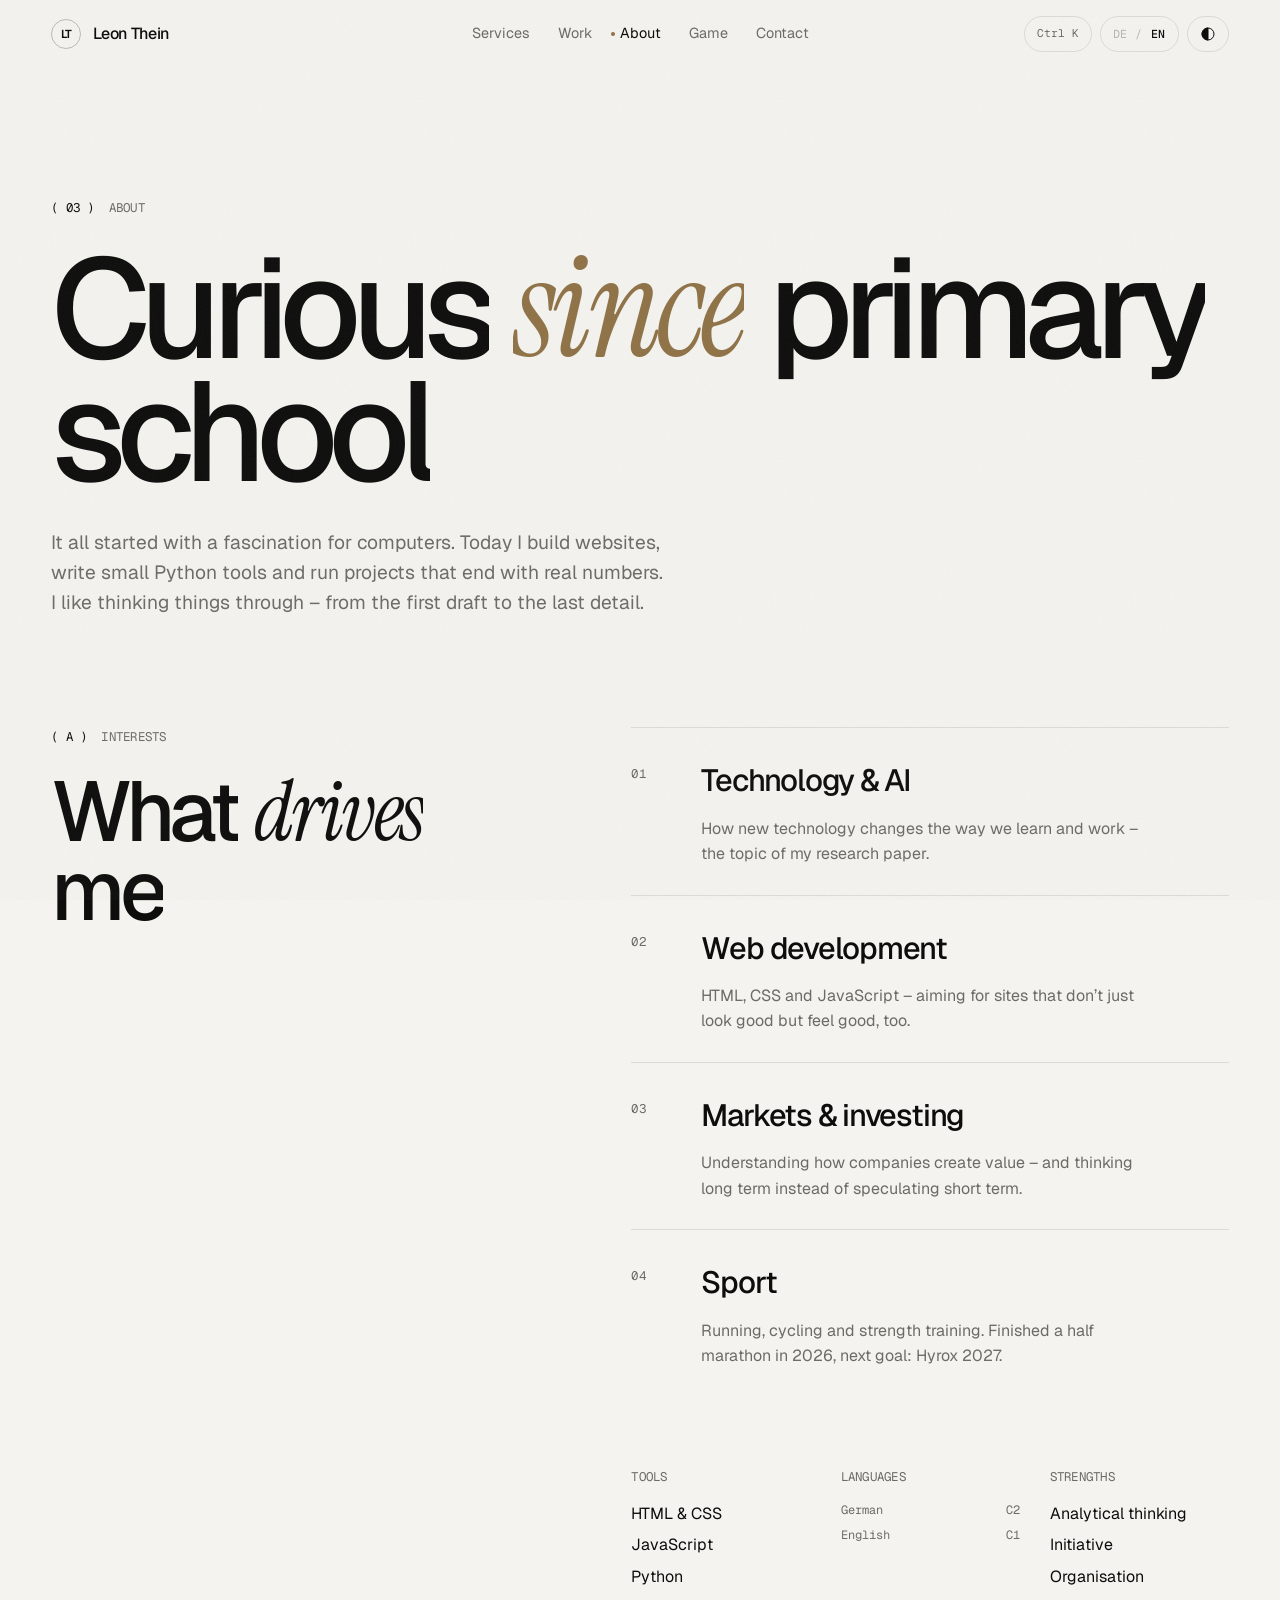
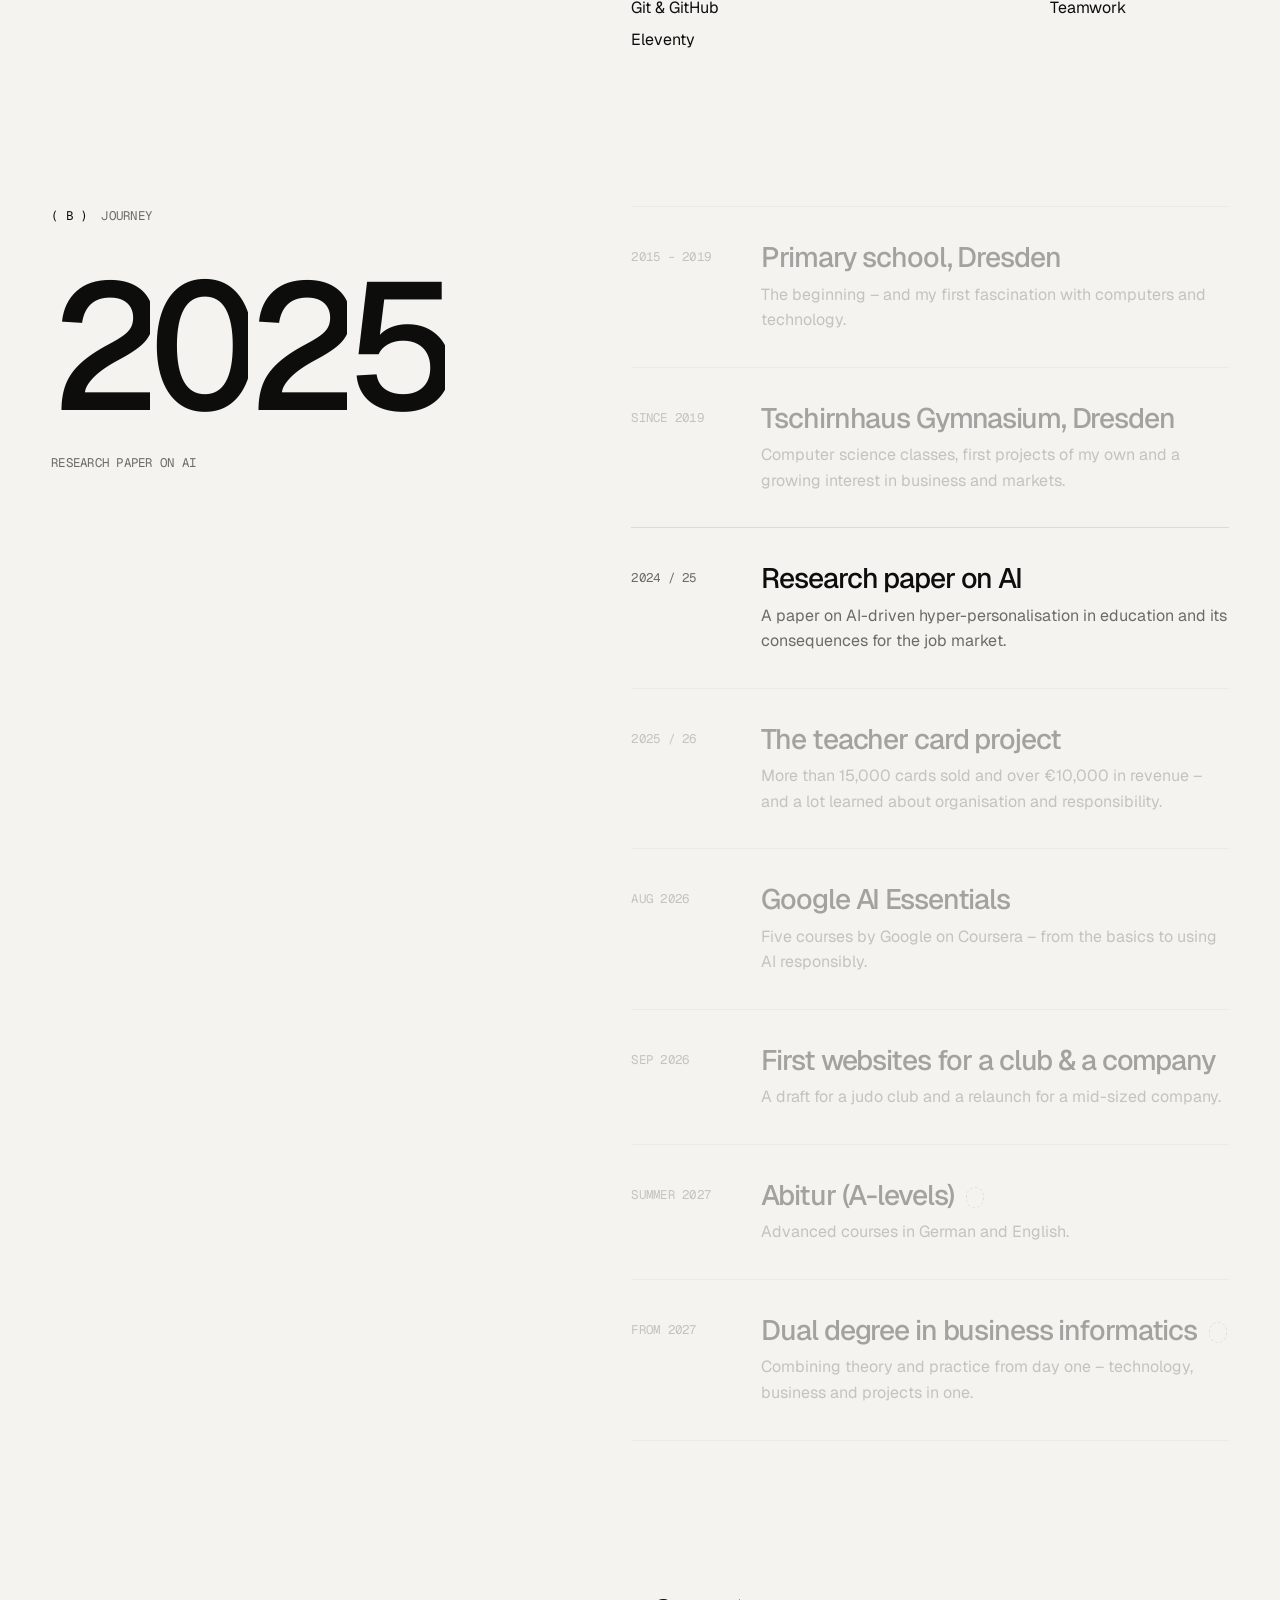
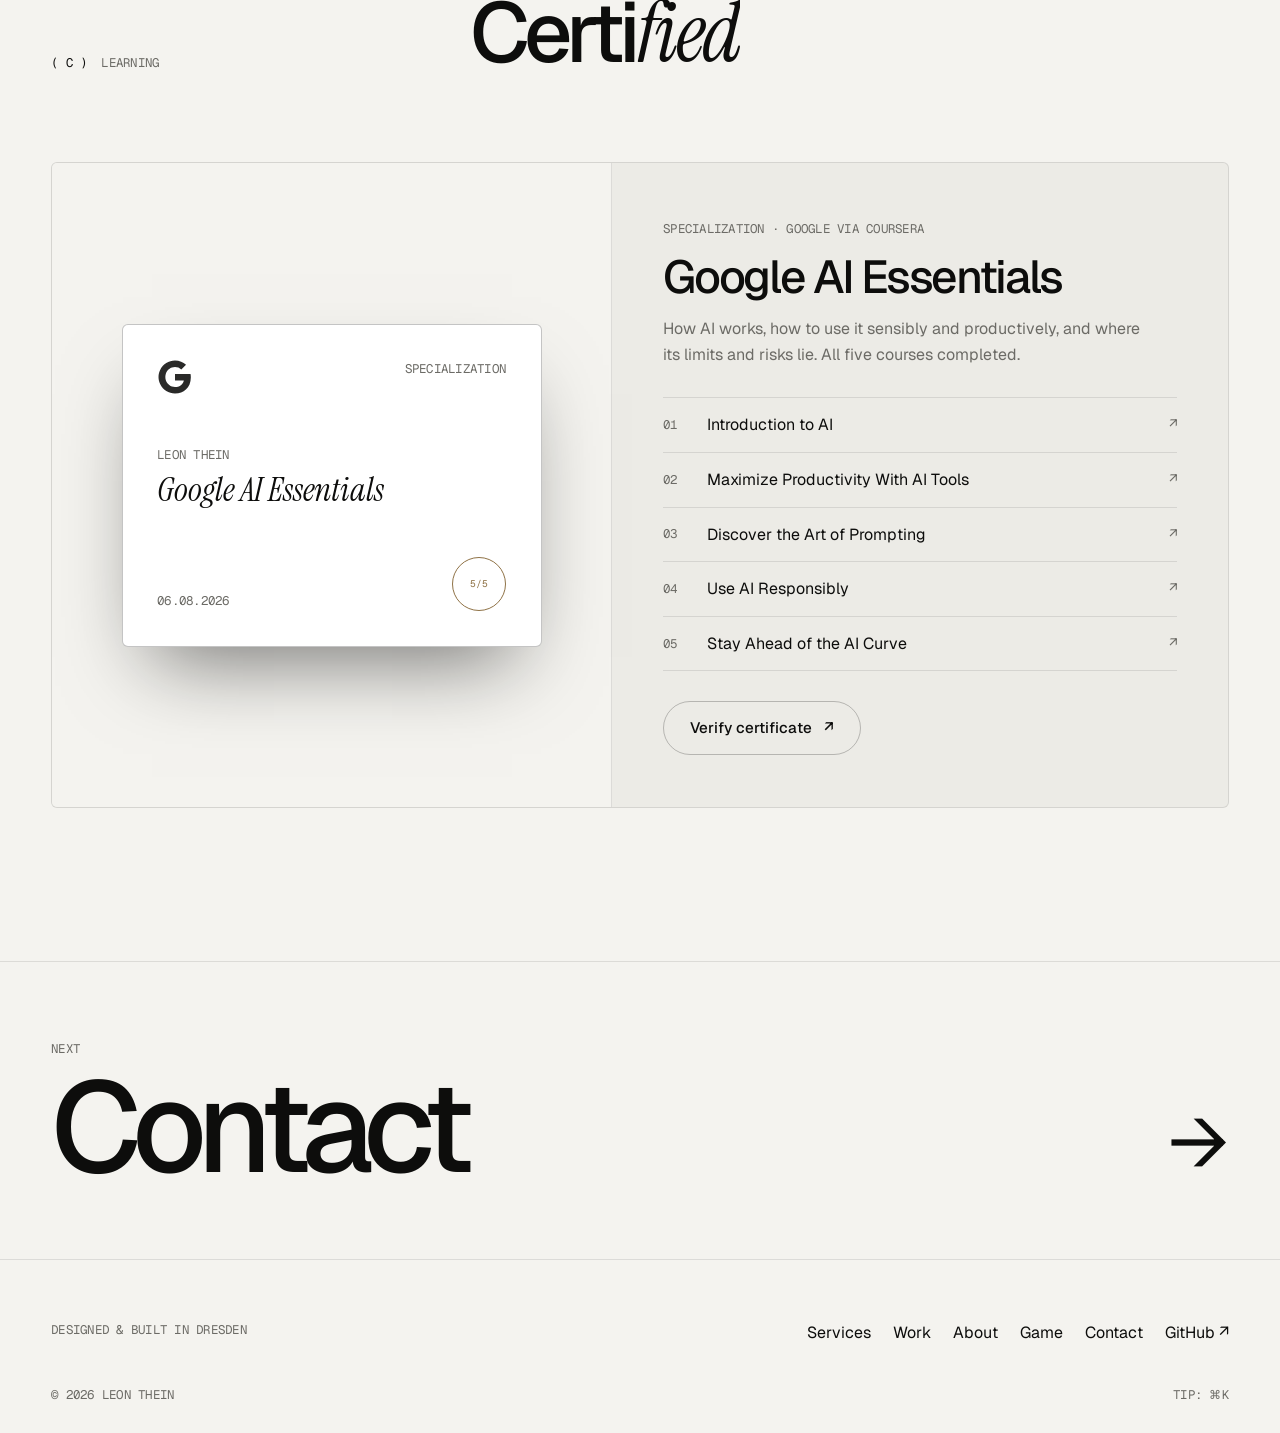
<file: ueber-mich.html>
<!DOCTYPE html>
<html lang="de">
<head>
    <meta charset="UTF-8">
    <meta name="viewport" content="width=device-width, initial-scale=1">
    <title>Über mich – Leon Thein</title>
    <meta name="description" content="Werdegang, Interessen und Zertifikate von Leon Thein aus Dresden.">
    <meta name="theme-color" content="#0a0a0a">
    <meta property="og:title" content="Über mich – Leon Thein">
    <meta property="og:description" content="Werdegang, Interessen und Zertifikate von Leon Thein aus Dresden.">
    <meta property="og:type" content="website">
    <link rel="icon" href="favicon.svg" type="image/svg+xml">
    <script>
        (function () {
            var d = document.documentElement, t = null, l = null;
            try { t = localStorage.getItem('theme'); l = localStorage.getItem('lang'); } catch (e) {}
            if (!t) t = matchMedia('(prefers-color-scheme: light)').matches ? 'light' : 'dark';
            if (!l) l = (navigator.language || 'de').toLowerCase().indexOf('de') === 0 ? 'de' : 'en';
            d.setAttribute('data-theme', t);
            d.setAttribute('data-lang', l);
            d.classList.add('no-loader');
        })();
    </script>
    <link rel="preconnect" href="https://fonts.googleapis.com">
    <link rel="preconnect" href="https://fonts.gstatic.com" crossorigin>
    <link rel="stylesheet" href="https://fonts.googleapis.com/css2?family=Geist:wght@300;400;450;500;600&family=Geist+Mono:wght@300;400&family=Instrument+Serif:ital@1&display=swap">
    <link rel="stylesheet" href="style.css?v=202610021938">
</head>
<body data-page="ueber-mich">
    <div class="cursor" id="cursor"><span id="cursor-label"></span></div>
    <div class="grain" aria-hidden="true"></div>

    <header class="nav" id="nav">
        <a href="index.html" class="brand" aria-label="Leon Thein – Start">
            <span class="brand-mark">LT</span>
            <span class="brand-text">Leon Thein</span>
        </a>
        <nav class="nav-links" aria-label="Navigation">
            <a href="leistungen.html" data-i18n="nav.services">Leistungen</a>
            <a href="projekte.html" data-i18n="nav.work">Projekte</a>
            <a href="ueber-mich.html" class="active" aria-current="page" data-i18n="nav.about">Über mich</a>
            <a href="spiel.html" data-i18n="nav.game">Spiel</a>
            <a href="kontakt.html" data-i18n="nav.contact">Kontakt</a>
        </nav>
        <div class="nav-actions">
            <button class="pill-btn kbd-btn" id="palette-open" aria-label="Suche"><span id="kbd-label">⌘K</span></button>
            <button class="pill-btn lang-btn" id="lang-btn" aria-label="Sprache wechseln / switch language"><b>DE</b><span>/</span><span>EN</span></button>
            <button class="pill-btn theme-btn" id="theme-btn" aria-label="Hell/Dunkel">
                <svg width="16" height="16" viewBox="0 0 24 24" fill="none" stroke="currentColor" stroke-width="1.5"><circle cx="12" cy="12" r="9"/><path d="M12 3a9 9 0 0 0 0 18z" fill="currentColor"/></svg>
            </button>
            <button class="pill-btn menu-btn" id="menu-btn" aria-label="Menü" aria-expanded="false"><i></i><i></i></button>
        </div>
    </header>

    <div class="menu" id="menu">
        <nav>
            <a href="index.html"><span class="mono">00</span><span>Start</span></a>
            <a href="leistungen.html"><span class="mono">01</span><span data-i18n="nav.services">Leistungen</span></a>
            <a href="projekte.html"><span class="mono">02</span><span data-i18n="nav.work">Projekte</span></a>
            <a href="ueber-mich.html"><span class="mono">03</span><span data-i18n="nav.about">Über mich</span></a>
            <a href="spiel.html"><span class="mono">04</span><span data-i18n="nav.game">Spiel</span></a>
            <a href="kontakt.html"><span class="mono">05</span><span data-i18n="nav.contact">Kontakt</span></a>
        </nav>
        <div class="mono muted">Dresden, DE · <span class="js-time">--:--</span></div>
    </div>

    <main>
        <header class="wrap page-head">
            <div class="eyebrow mono fade-in" style="--d:.1s"><b>( 03 )</b><span data-i18n="nav.about">Über mich</span></div>
            <h1 class="page-title" data-split data-i18n="about.title">Neugierig <em>seit</em> der Grundschule</h1>
            <p class="lead fade-in" style="--d:.5s" data-i18n="about.text">Angefangen hat alles mit der Faszination für Computer. Heute baue ich Websites, schreibe kleine Python-Tools und organisiere Projekte, bei denen am Ende echte Zahlen stehen. Ich mag es, Dinge zu Ende zu denken – vom ersten Entwurf bis zum letzten Detail.</p>
        </header>

        <section class="section section-tight">
            <div class="wrap about-grid">
                <div class="sticky-side">
                    <div class="eyebrow mono reveal"><b>( A )</b><span data-i18n="drive.eyebrow">Interessen</span></div>
                    <h2 class="title" data-split data-i18n="drive.title">Was mich <em>antreibt</em></h2>
                </div>
                <div>
                    <div class="interest reveal">
                        <span class="mono">01</span>
                        <h3 data-i18n="i1.t">Technologie &amp; KI</h3>
                        <p data-i18n="i1.d">Wie neue Technologien Lernen und Arbeiten verändern – dazu habe ich meine komplexe Leistung geschrieben.</p>
                    </div>
                    <div class="interest reveal">
                        <span class="mono">02</span>
                        <h3 data-i18n="i2.t">Web-Entwicklung</h3>
                        <p data-i18n="i2.d">HTML, CSS und JavaScript – mit dem Anspruch, dass sich eine Seite nicht nur gut ansieht, sondern auch gut anfühlt.</p>
                    </div>
                    <div class="interest reveal">
                        <span class="mono">03</span>
                        <h3 data-i18n="i3.t">Märkte &amp; Investieren</h3>
                        <p data-i18n="i3.d">Verstehen, wie Unternehmen Wert schaffen – und langfristig denken statt kurzfristig spekulieren.</p>
                    </div>
                    <div class="interest reveal">
                        <span class="mono">04</span>
                        <h3 data-i18n="i4.t">Sport</h3>
                        <p data-i18n="i4.d">Laufen, Rad und Krafttraining. Halbmarathon 2026 gefinisht, nächstes Ziel: Hyrox 2027.</p>
                    </div>
                    <div class="skills reveal">
                        <div>
                            <h4 class="mono muted" data-i18n="sk.tools">Werkzeuge</h4>
                            <ul><li>HTML &amp; CSS</li><li>JavaScript</li><li>Python</li><li>Git &amp; GitHub</li><li>Eleventy</li></ul>
                        </div>
                        <div>
                            <h4 class="mono muted" data-i18n="sk.lang">Sprachen</h4>
                            <ul><li><span data-i18n="sk.de">Deutsch</span><span>C2</span></li><li><span data-i18n="sk.en">Englisch</span><span>C1</span></li></ul>
                        </div>
                        <div>
                            <h4 class="mono muted" data-i18n="sk.str">Stärken</h4>
                            <ul><li data-i18n="sk.s1">Analytisches Denken</li><li data-i18n="sk.s2">Eigeninitiative</li><li data-i18n="sk.s3">Organisation</li><li data-i18n="sk.s4">Teamfähigkeit</li></ul>
                        </div>
                    </div>
                </div>
            </div>
        </section>

        <section class="section section-tight" id="werdegang">
            <div class="wrap about-grid">
                <div class="sticky-side">
                    <div class="eyebrow mono reveal"><b>( B )</b><span data-i18n="journey.eyebrow">Werdegang</span></div>
                    <div class="year-display"><span class="odo" id="year-odo" data-odo="2015" data-plain data-instant></span></div>
                    <p class="mono year-label" id="year-label"></p>
                </div>
                <ol class="steps" id="steps">
                    <li class="step reveal" data-year="2015">
                        <span class="mono">2015 – 2019</span>
                        <div><h3 data-i18n="j1.t">74. Grundschule Dresden</h3><p data-i18n="j1.d">Der Anfang – und die erste Faszination für Computer und Technik.</p></div>
                    </li>
                    <li class="step reveal" data-year="2019">
                        <span class="mono" data-i18n="j2.y">seit 2019</span>
                        <div><h3 data-i18n="j2.t">Tschirnhaus-Gymnasium Dresden</h3><p data-i18n="j2.d">Informatikunterricht, erste eigene Projekte und das erste Interesse an Wirtschaft und Märkten.</p></div>
                    </li>
                    <li class="step reveal" data-year="2025">
                        <span class="mono">2024 / 25</span>
                        <div><h3 data-i18n="j3.t">Wissenschaftliche Arbeit über KI</h3><p data-i18n="j3.d">Komplexe Leistung zur KI-gestützten Hyperpersonalisierung in der Bildung und den Folgen für den Arbeitsmarkt.</p></div>
                    </li>
                    <li class="step reveal" data-year="2026">
                        <span class="mono">2025 / 26</span>
                        <div><h3 data-i18n="j4.t">Das Lehrerkarten-Projekt</h3><p data-i18n="j4.d">Über 15.000 verkaufte Karten und mehr als 10.000 € Umsatz – und viel gelernt über Organisation und Verantwortung.</p></div>
                    </li>
                    <li class="step reveal" data-year="2026">
                        <span class="mono">Aug 2026</span>
                        <div><h3 data-i18n="j5.t">Google AI Essentials</h3><p data-i18n="j5.d">Fünf Kurse von Google über Coursera – von den Grundlagen bis zum verantwortungsvollen Einsatz von KI.</p></div>
                    </li>
                    <li class="step reveal" data-year="2026">
                        <span class="mono">Sep 2026</span>
                        <div><h3 data-i18n="j8.t">Erste Websites für Verein &amp; Unternehmen</h3><p data-i18n="j8.d">Entwurf für eine Judo-Abteilung und ein Relaunch für ein mittelständisches Unternehmen.</p></div>
                    </li>
                    <li class="step reveal planned" data-year="2027" data-planned="geplant">
                        <span class="mono" data-i18n="j6.y">Sommer 2027</span>
                        <div><h3 data-i18n="j6.t">Abitur</h3><p data-i18n="j6.d">Leistungskurse Deutsch und Englisch.</p></div>
                    </li>
                    <li class="step reveal planned" data-year="2027" data-planned="geplant">
                        <span class="mono" data-i18n="j7.y">ab 2027</span>
                        <div><h3 data-i18n="j7.t">Duales Studium Wirtschaftsinformatik</h3><p data-i18n="j7.d">Theorie und Praxis direkt verbinden – Technologie, Wirtschaft und Projekte in einem.</p></div>
                    </li>
                </ol>
            </div>
        </section>

        <section class="section section-tight" id="zertifikate">
            <div class="wrap">
                <div class="section-head">
                    <div class="eyebrow mono reveal"><b>( C )</b><span data-i18n="cert.eyebrow">Weiterbildung</span></div>
                    <h2 class="title" data-split data-i18n="cert.title">Zerti<em>fiziert</em></h2>
                </div>
                <div class="cert reveal">
                    <div class="cert-visual">
                        <div class="cert-card" id="cert-card">
                            <div class="c-top">
                                <svg width="36" height="36" viewBox="0 0 48 48" aria-hidden="true"><path fill="currentColor" d="M45.1 24.5c0-1.6-.1-3.1-.4-4.5H24v8.5h11.8c-.5 2.8-2.1 5.1-4.4 6.7v5.5h7.1c4.2-3.8 6.6-9.5 6.6-16.2zM24 46c5.9 0 10.9-2 14.5-5.3l-7.1-5.5c-2 1.3-4.5 2.1-7.4 2.1-5.7 0-10.5-3.8-12.2-9H4.5v5.7C8.1 41.1 15.5 46 24 46zM11.8 28.3c-.4-1.3-.7-2.8-.7-4.3s.3-3 .7-4.3V14H4.5C3 17 2 20.4 2 24s1 7 2.5 10l7.3-5.7zM24 10.8c3.2 0 6.1 1.1 8.4 3.3l6.3-6.3C34.9 4.2 29.9 2 24 2 15.5 2 8.1 6.9 4.5 14l7.3 5.7c1.7-5.2 6.5-8.9 12.2-8.9z" opacity=".9"/></svg>
                                <span class="mono muted">Specialization</span>
                            </div>
                            <div>
                                <p class="mono muted" style="margin-bottom:8px">Leon Thein</p>
                                <p class="c-name">Google AI Essentials</p>
                            </div>
                            <div class="c-foot"><span class="mono">06.08.2026</span><span class="c-seal">5/5</span></div>
                        </div>
                    </div>
                    <div class="cert-info">
                        <span class="mono muted" data-i18n="cert.meta">Spezialisierung · Google über Coursera</span>
                        <h3>Google AI Essentials</h3>
                        <p data-i18n="cert.d">Wie KI funktioniert, wie man sie sinnvoll und produktiv einsetzt und wo ihre Grenzen und Risiken liegen. Alle fünf Kurse abgeschlossen.</p>
                        <ul class="courses">
                            <li><a href="https://coursera.org/verify/SYPOKMHGHLF2" target="_blank" rel="noopener"><span class="mono">01</span><span>Introduction to AI</span><span class="go">↗</span></a></li>
                            <li><a href="https://coursera.org/verify/J980RC536F7V" target="_blank" rel="noopener"><span class="mono">02</span><span>Maximize Productivity With AI Tools</span><span class="go">↗</span></a></li>
                            <li><a href="https://coursera.org/verify/RA6GVE2VVZP7" target="_blank" rel="noopener"><span class="mono">03</span><span>Discover the Art of Prompting</span><span class="go">↗</span></a></li>
                            <li><a href="https://coursera.org/verify/9DR2O7ZMNNR5" target="_blank" rel="noopener"><span class="mono">04</span><span>Use AI Responsibly</span><span class="go">↗</span></a></li>
                            <li><a href="https://coursera.org/verify/DCRRRL1DJDZ8" target="_blank" rel="noopener"><span class="mono">05</span><span>Stay Ahead of the AI Curve</span><span class="go">↗</span></a></li>
                        </ul>
                        <a href="https://coursera.org/verify/specialization/M9HUGA17QU3M" target="_blank" rel="noopener" class="btn magnetic"><span data-i18n="cert.verify">Zertifikat verifizieren</span><span class="arrow">↗</span></a>
                    </div>
                </div>
            </div>
        </section>

        <a href="kontakt.html" class="next-page">
            <div>
                <span class="mono" data-i18n="np.next">Weiter</span>
                <span class="np-title" data-i18n="nav.contact">Kontakt</span>
            </div>
            <span class="np-arrow">→</span>
        </a>
    </main>
    <footer class="footer">
        <div class="wrap">
            <div class="footer-top">
                <p class="mono muted" data-i18n="footer.claim">Gestaltet &amp; entwickelt in Dresden</p>
                <div class="footer-links">
                    <a href="leistungen.html" class="u-link" data-i18n="nav.services">Leistungen</a>
                    <a href="projekte.html" class="u-link" data-i18n="nav.work">Projekte</a>
                    <a href="ueber-mich.html" class="u-link" data-i18n="nav.about">Über mich</a>
                    <a href="spiel.html" class="u-link" data-i18n="nav.game">Spiel</a>
                    <a href="kontakt.html" class="u-link" data-i18n="nav.contact">Kontakt</a>
                    <a href="https://github.com/leonthn" target="_blank" rel="noopener" class="u-link">GitHub ↗</a>
                </div>
            </div>
            <div class="footer-bottom">
                <span class="mono">© <span class="js-year">2026</span> Leon Thein</span>
                <span class="mono" data-i18n="footer.hint">Tipp: ⌘K</span>
            </div>
        </div>
    </footer>

    <div class="palette" id="palette" role="dialog" aria-modal="true" aria-label="Suche" hidden>
        <div class="palette-bg" data-close></div>
        <div class="palette-box">
            <div class="palette-input">
                <svg width="16" height="16" viewBox="0 0 24 24" fill="none" stroke="currentColor" stroke-width="1.6"><circle cx="11" cy="11" r="7"/><path d="m20 20-3.5-3.5"/></svg>
                <input type="text" id="palette-input" autocomplete="off" spellcheck="false">
                <kbd>esc</kbd>
            </div>
            <ul class="palette-list" id="palette-list" role="listbox"></ul>
            <div class="palette-foot mono"><span>↑↓</span><span>↵</span><span>esc</span></div>
        </div>
    </div>

    <canvas id="burst" aria-hidden="true"></canvas>
    <div class="toast" id="toast" role="status" aria-live="polite"></div>

    <script src="i18n.js?v=202610021938" defer></script>
    <script src="script.js?v=202610021938" defer></script>
</body>
</html>
</file>
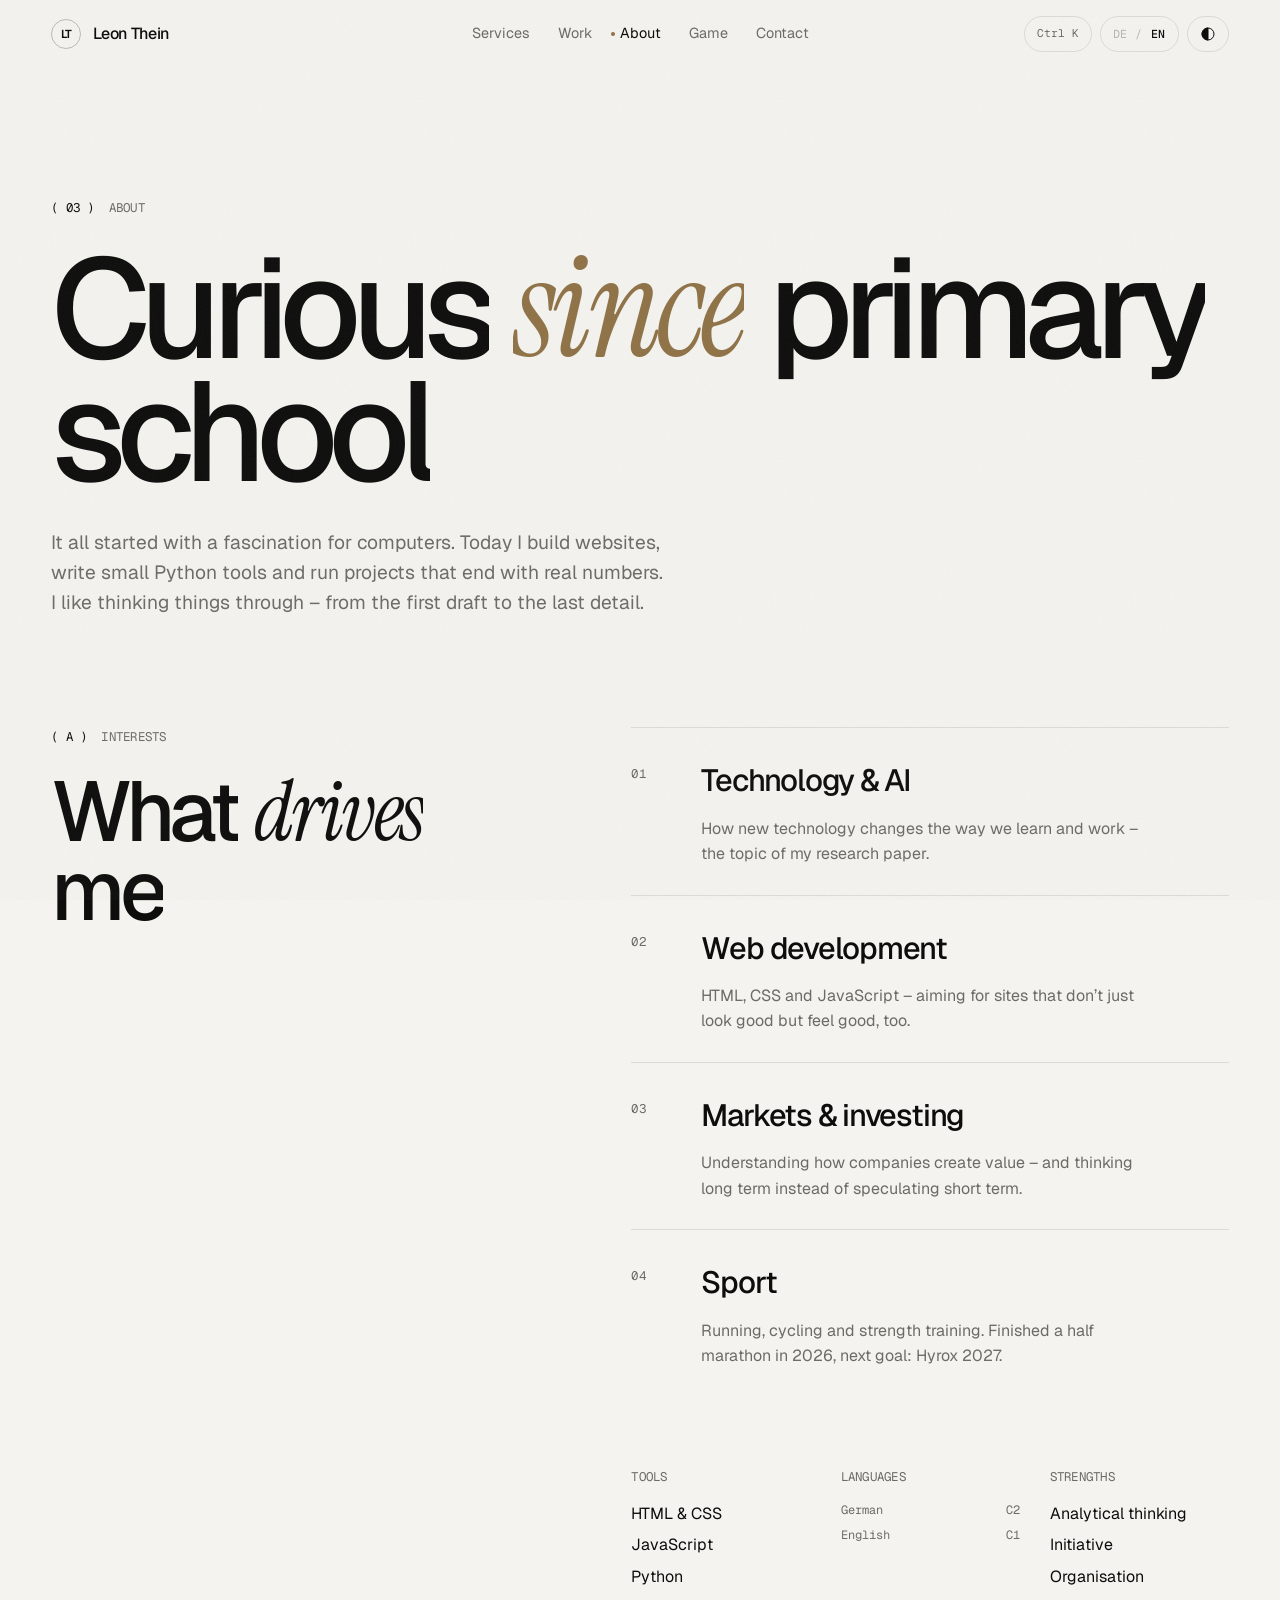
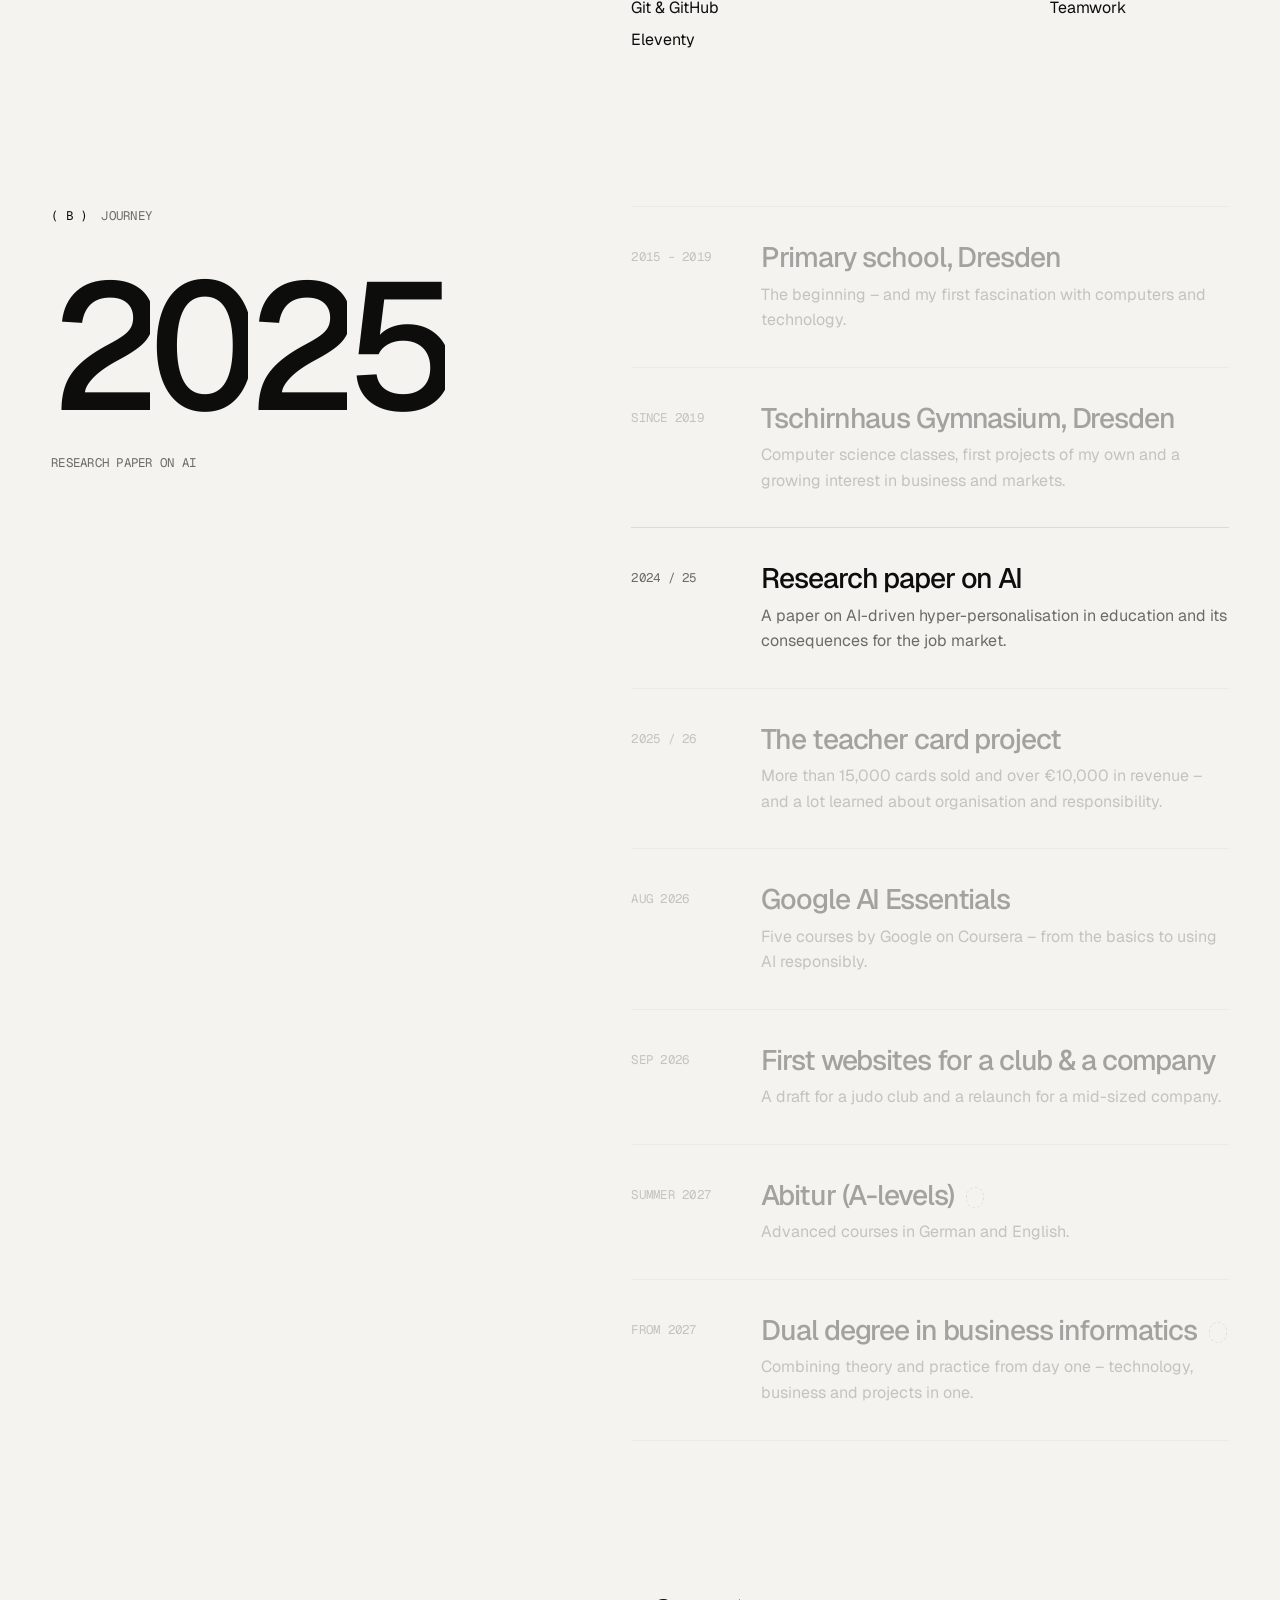
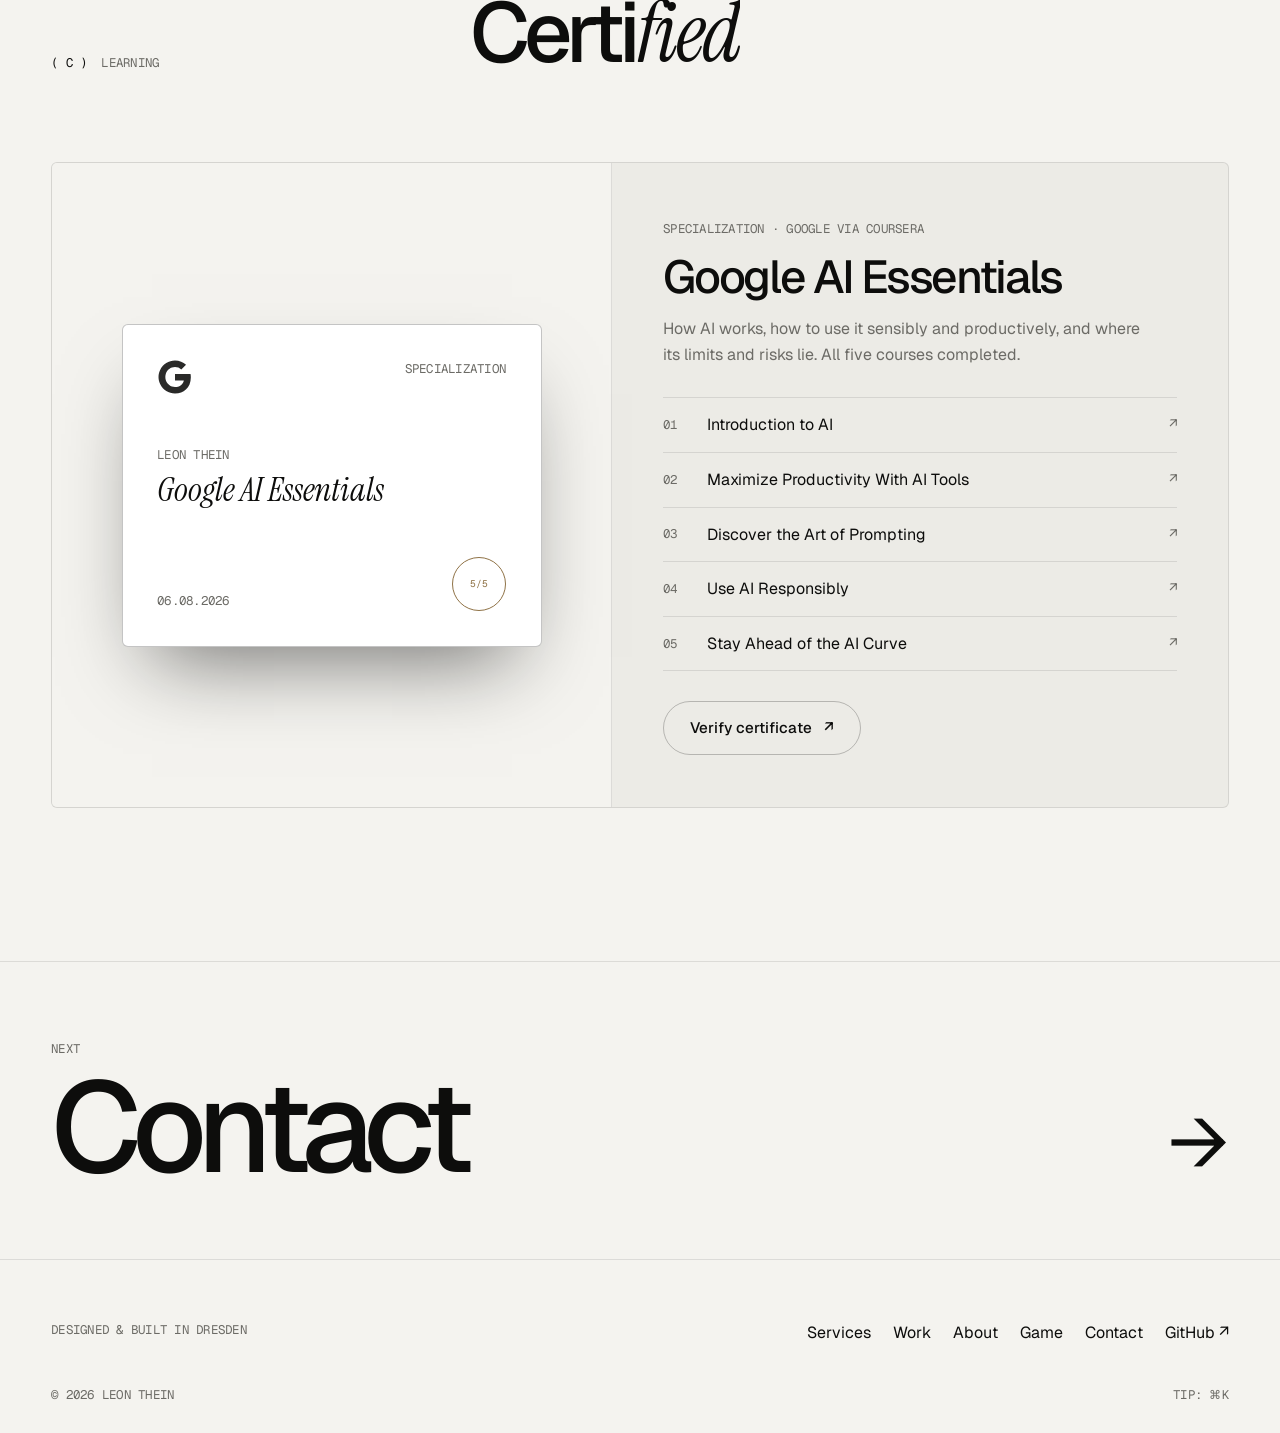
<file: zertifikate.html>
<!DOCTYPE html>
<html lang="de">
<head>
    <meta charset="UTF-8">
    <title>Zertifikate – Leon Thein</title>
    <meta name="robots" content="noindex">
    <meta http-equiv="refresh" content="0; url=ueber-mich.html#zertifikate">
    <link rel="canonical" href="https://leonthn.github.io/ueber-mich.html#zertifikate">
    <script>location.replace('ueber-mich.html#zertifikate');</script>
</head>
<body>
    <p>Diese Seite ist umgezogen: <a href="ueber-mich.html#zertifikate">Zertifikate</a></p>
</body>
</html>
</file>
<file: style.css>
/* ==========================================================
   leonthn.github.io
   Farben: :root = dunkel, [data-theme="light"] = hell
   ========================================================== */

:root {
    --bg: #0a0a0a;
    --bg-soft: #111111;
    --surface: #151515;
    --line: rgba(255, 255, 255, 0.09);
    --line-strong: rgba(255, 255, 255, 0.2);
    --text: #ededea;
    --muted: #8b8b86;
    --faint: #4a4a47;
    --accent: #d4bf9a;
    --accent-ink: #0a0a0a;

    --font: 'Geist', system-ui, -apple-system, sans-serif;
    --serif: 'Instrument Serif', Georgia, serif;
    --mono: 'Geist Mono', ui-monospace, monospace;

    --ease: cubic-bezier(0.19, 1, 0.22, 1);
    --ease-in-out: cubic-bezier(0.76, 0, 0.24, 1);
    --pad: clamp(20px, 4vw, 56px);
    --max: 1440px;
    color-scheme: dark;
}

[data-theme="light"] {
    --bg: #f4f3ef;
    --bg-soft: #ecebe6;
    --surface: #ffffff;
    --line: rgba(10, 10, 10, 0.1);
    --line-strong: rgba(10, 10, 10, 0.24);
    --text: #0d0d0c;
    --muted: #6c6b66;
    --faint: #b5b4ae;
    --accent: #8f7246;
    --accent-ink: #ffffff;
    color-scheme: light;
}

/* ---------- Grundlagen ---------- */
*, *::before, *::after { box-sizing: border-box; }
html { -webkit-text-size-adjust: 100%; scroll-behavior: smooth; }
body {
    margin: 0;
    background: var(--bg);
    color: var(--text);
    font-family: var(--font);
    font-size: 16px;
    line-height: 1.6;
    -webkit-font-smoothing: antialiased;
    overflow-x: hidden;
}
a { color: inherit; text-decoration: none; }
button { font: inherit; color: inherit; background: none; border: none; padding: 0; cursor: pointer; }
img, svg { display: block; }
h1, h2, h3, h4, p { margin: 0; }
em { font-family: var(--serif); font-style: italic; font-weight: 400; letter-spacing: -0.01em; }
::selection { background: var(--text); color: var(--bg); }
.mono { font-family: var(--mono); font-size: 0.78rem; letter-spacing: 0.02em; text-transform: uppercase; }
.muted { color: var(--muted); }
.wrap { width: 100%; max-width: var(--max); margin-inline: auto; padding-inline: var(--pad); }
body.lang-switching main, body.lang-switching .nav-links { opacity: 0; transition: opacity .2s ease; }
main, .nav-links { transition: opacity .3s ease; }

.grain {
    position: fixed; inset: 0; z-index: 80; pointer-events: none; opacity: .04;
    background-image: url("data:image/svg+xml,%3Csvg xmlns='http://www.w3.org/2000/svg' width='180' height='180'%3E%3Cfilter id='n'%3E%3CfeTurbulence type='fractalNoise' baseFrequency='.85' numOctaves='3' stitchTiles='stitch'/%3E%3C/filter%3E%3Crect width='100%25' height='100%25' filter='url(%23n)'/%3E%3C/svg%3E");
}
[data-theme="light"] .grain { opacity: .055; }

/* ---------- Seitenwechsel (View Transitions) ---------- */
@view-transition { navigation: auto; }
.nav { view-transition-name: nav; }
::view-transition-old(root) { animation: page-out .35s var(--ease-in-out) both; }
::view-transition-new(root) { animation: page-in .7s var(--ease) both; }
@keyframes page-out { to { opacity: 0; transform: translateY(-24px); } }
@keyframes page-in { from { opacity: 0; transform: translateY(40px); } }
/* Themenwechsel als Kreis */
.theme-vt::view-transition-old(root) { animation: none; }
.theme-vt::view-transition-new(root) { animation: reveal-theme .9s var(--ease-in-out); }
@keyframes reveal-theme {
    from { clip-path: circle(0 at var(--vt-x, 100%) var(--vt-y, 0)); }
    to { clip-path: circle(150vmax at var(--vt-x, 100%) var(--vt-y, 0)); }
}

/* ---------- Loader (nur beim ersten Besuch) ---------- */
.loader {
    position: fixed; inset: 0; z-index: 1000; background: var(--bg);
    display: flex; flex-direction: column; justify-content: space-between; padding: var(--pad);
    clip-path: inset(0 0 0 0); transition: clip-path 1.1s var(--ease-in-out);
}
.loader.done { clip-path: inset(0 0 100% 0); }
.no-loader .loader { display: none; }
.loader-top, .loader-bottom { display: flex; justify-content: space-between; align-items: flex-end; }
.loader-name { font-size: clamp(3rem, 12vw, 10rem); font-weight: 500; letter-spacing: -0.06em; line-height: .9; }
.loader-name .ch { display: inline-block; overflow: hidden; vertical-align: top; }
.loader-name .ch span { display: inline-block; transform: translateY(100%); animation: up 1s var(--ease) forwards; animation-delay: calc(var(--i) * 40ms + .05s); }
.loader-name .space { width: .22em; }
.loader-count { font-family: var(--mono); font-size: clamp(2.5rem, 8vw, 6rem); font-weight: 300; line-height: .9; font-variant-numeric: tabular-nums; }
.loader-line { position: absolute; left: var(--pad); right: var(--pad); bottom: calc(var(--pad) + clamp(2.5rem, 8vw, 6rem) + 24px); height: 1px; background: var(--line); }
.loader-line i { display: block; height: 100%; width: 0; background: var(--text); }
@keyframes up { to { transform: translateY(0); } }

/* ---------- Cursor ---------- */
.cursor {
    position: fixed; top: 0; left: 0; z-index: 900; pointer-events: none;
    width: 10px; height: 10px; margin: -5px 0 0 -5px; border-radius: 50%;
    background: var(--text); opacity: 0; will-change: translate;
    display: grid; place-items: center;
    transition: width .45s var(--ease), height .45s var(--ease), margin .45s var(--ease), opacity .3s, background-color .3s, box-shadow .3s;
}
.has-cursor .cursor { opacity: 1; }
.cursor.hover { width: 44px; height: 44px; margin: -22px 0 0 -22px; background: transparent; box-shadow: inset 0 0 0 1px var(--text); }
.cursor.label { width: 92px; height: 92px; margin: -46px 0 0 -46px; background: var(--text); }
.cursor span { font-family: var(--mono); font-size: 0.64rem; text-transform: uppercase; letter-spacing: .06em; color: var(--bg); opacity: 0; transition: opacity .3s; }
.cursor.label span { opacity: 1; }

/* ---------- Navigation ---------- */
.nav {
    position: fixed; inset: 0 0 auto 0; z-index: 200;
    display: grid; grid-template-columns: 1fr auto 1fr; align-items: center;
    padding: 16px var(--pad);
    border-bottom: 1px solid transparent;
    transition: background-color .4s, border-color .4s;
}
.nav.scrolled { background: color-mix(in srgb, var(--bg) 94%, transparent); border-color: var(--line); }
.brand { display: flex; align-items: center; gap: 12px; font-weight: 500; letter-spacing: -0.02em; justify-self: start; }
.brand-mark { width: 30px; height: 30px; border: 1px solid var(--line-strong); border-radius: 50%; display: grid; place-items: center; font-size: 0.72rem; font-weight: 600; transition: background .4s, color .4s; }
.brand:hover .brand-mark { background: var(--text); color: var(--bg); }
.nav-links { display: flex; gap: 4px; }
.nav-links a { position: relative; padding: 6px 12px; font-size: 0.9rem; color: var(--muted); transition: color .3s; }
.nav-links a:hover, .nav-links a.active { color: var(--text); }
.nav-links a.active::before { content: ''; position: absolute; left: 3px; top: 50%; width: 4px; height: 4px; margin-top: -2px; border-radius: 50%; background: var(--accent); }
.nav-actions { display: flex; gap: 8px; justify-self: end; align-items: center; }
.pill-btn {
    height: 36px; min-width: 36px; padding: 0 12px; border-radius: 999px;
    border: 1px solid var(--line); display: inline-flex; align-items: center; justify-content: center; gap: 8px;
    font-size: 0.8rem; transition: border-color .3s, background .3s;
}
.pill-btn:hover { border-color: var(--line-strong); background: var(--bg-soft); }
.lang-btn { font-family: var(--mono); font-size: 0.72rem; letter-spacing: .04em; }
.lang-btn b { font-weight: 500; color: var(--text); }
.lang-btn span { color: var(--faint); }
.theme-btn svg { transition: transform .8s var(--ease); }
.theme-btn:hover svg { transform: rotate(180deg); }
.kbd-btn { color: var(--muted); font-family: var(--mono); font-size: 0.7rem; }
.menu-btn { display: none; flex-direction: column; gap: 5px; padding: 0; width: 36px; }
.menu-btn i { width: 14px; height: 1px; background: currentColor; transition: transform .5s var(--ease); }
.menu-open .menu-btn i:first-child { transform: translateY(3px) rotate(45deg); }
.menu-open .menu-btn i:last-child { transform: translateY(-3px) rotate(-45deg); }

.menu {
    position: fixed; inset: 0; z-index: 190; background: var(--bg);
    padding: 100px var(--pad) var(--pad); display: flex; flex-direction: column; justify-content: space-between;
    clip-path: inset(0 0 100% 0); transition: clip-path .8s var(--ease-in-out); visibility: hidden;
}
.menu-open { overflow: hidden; }
.menu-open .menu { clip-path: inset(0 0 0 0); visibility: visible; }
.menu nav { display: flex; flex-direction: column; }
.menu nav a { display: flex; align-items: baseline; gap: 16px; padding: 10px 0; border-bottom: 1px solid var(--line); font-size: clamp(2rem, 10vw, 3.6rem); letter-spacing: -0.05em; line-height: 1.1; overflow: hidden; }
.menu nav a span:last-child { display: inline-block; transform: translateY(110%); transition: transform .8s var(--ease); }
.menu-open .menu nav a span:last-child { transform: none; }
.menu nav a:nth-child(2) span:last-child { transition-delay: .04s; }
.menu nav a:nth-child(3) span:last-child { transition-delay: .08s; }
.menu nav a:nth-child(4) span:last-child { transition-delay: .12s; }
.menu nav a:nth-child(5) span:last-child { transition-delay: .16s; }
.menu nav a:nth-child(6) span:last-child { transition-delay: .2s; }
.menu nav a .mono { color: var(--accent); }

/* ---------- Text-Animationen ---------- */
[data-split] .w { display: inline-block; overflow: hidden; vertical-align: top; padding-bottom: .08em; margin-bottom: -.08em; }
[data-split] .wi { display: inline-block; transform: translateY(105%); transition: transform 1.1s var(--ease); transition-delay: calc(var(--i, 0) * 35ms + var(--base, 0s)); }
[data-split].in .wi { transform: none; }
.reveal { opacity: 0; transform: translateY(30px); transition: opacity 1.1s var(--ease), transform 1.1s var(--ease); transition-delay: var(--delay, 0s); }
.reveal.in { opacity: 1; transform: none; }
.fade-in { opacity: 0; transform: translateY(16px); }
.ready .fade-in { animation: fade 1.1s var(--ease) forwards; animation-delay: var(--d, .3s); }
@keyframes fade { to { opacity: 1; transform: none; } }

.statement { font-size: clamp(1.7rem, 4.2vw, 3.9rem); font-weight: 450; letter-spacing: -0.045em; line-height: 1.12; max-width: 1200px; }
.statement .sw { color: var(--faint); transition: color .6s ease; transition-delay: calc(var(--i) * 28ms); }
.statement.in .sw { color: var(--text); }

.u-link { position: relative; display: inline-flex; align-items: center; gap: 8px; }
.u-link::after { content: ''; position: absolute; left: 0; right: 0; bottom: -2px; height: 1px; background: currentColor; transform: scaleX(0); transform-origin: 100% 50%; transition: transform .6s var(--ease); }
.u-link:hover::after { transform: scaleX(1); transform-origin: 0 50%; }

/* ---------- Buttons ---------- */
.btn {
    --mx: 0px; --my: 0px;
    position: relative; isolation: isolate; overflow: hidden;
    display: inline-flex; align-items: center; gap: 12px;
    height: 54px; padding: 0 26px; border-radius: 999px;
    border: 1px solid var(--line-strong); font-size: 0.95rem; font-weight: 500;
    transform: translate(var(--mx), var(--my));
    transition: transform .6s var(--ease), color .5s var(--ease), border-color .5s;
}
.btn::before { content: ''; position: absolute; inset: 0; z-index: -1; border-radius: inherit; background: var(--text); transform: translateY(101%); transition: transform .6s var(--ease); }
.btn:hover { color: var(--bg); border-color: var(--text); }
.btn:hover::before { transform: none; }
.btn-solid { background: var(--text); color: var(--bg); border-color: var(--text); }
.btn-solid::before { background: var(--accent); }
.btn-solid:hover { color: var(--accent-ink); border-color: var(--accent); }
.btn .arrow { display: inline-block; transition: transform .6s var(--ease); }
.btn:hover .arrow { transform: translateX(4px); }

/* ---------- Hero (Startseite) ---------- */
.hero { position: relative; min-height: 100svh; display: flex; flex-direction: column; padding-top: 90px; overflow: hidden; }
#globe { position: absolute; top: 50%; right: -6vw; width: min(64vw, 900px); aspect-ratio: 1; transform: translateY(-56%); cursor: grab; z-index: 0; touch-action: pan-y; }
#globe:active { cursor: grabbing; }
.hero-top { position: relative; z-index: 1; display: flex; justify-content: space-between; gap: 20px; padding-top: 20px; }
.hero-top .mono { color: var(--muted); }
.status { display: inline-flex; align-items: center; gap: 10px; }
.dot { width: 7px; height: 7px; border-radius: 50%; background: var(--accent); position: relative; flex: none; }
.dot::after { content: ''; position: absolute; inset: 0; border-radius: 50%; background: var(--accent); animation: ping 2.4s var(--ease) infinite; }
@keyframes ping { from { transform: scale(1); opacity: .7; } to { transform: scale(3.4); opacity: 0; } }
.hero-main { position: relative; z-index: 1; margin-top: auto; padding-bottom: 28px; pointer-events: none; }
.hero-main a, .hero-main button { pointer-events: auto; }
.hero-tag { max-width: 560px; font-size: clamp(1.15rem, 1.9vw, 1.55rem); line-height: 1.35; letter-spacing: -0.02em; margin-bottom: 34px; }
.hero-tag em { font-size: 1.12em; color: var(--accent); }
.hero-cta { display: flex; gap: 12px; flex-wrap: wrap; margin-bottom: clamp(30px, 6vh, 70px); }
.hero-name { font-size: clamp(4.2rem, 17.4vw, 17rem); font-weight: 500; letter-spacing: -0.075em; line-height: .78; white-space: nowrap; margin-left: -0.05em; }
.hero-name .ch { display: inline-block; overflow: hidden; vertical-align: top; padding-bottom: .06em; }
.hero-name .ch span { display: inline-block; transform: translateY(105%); }
.ready .hero-name .ch span { animation: up 1.2s var(--ease) forwards; animation-delay: calc(var(--i) * 40ms); }
.hero-name .space { width: .22em; }
.hero-bottom { position: relative; z-index: 1; display: grid; grid-template-columns: 1fr auto; gap: 40px; align-items: center; padding: 22px 0 26px; border-top: 1px solid var(--line); }
.hero-bottom .mono { color: var(--muted); }
.roller { display: inline-flex; align-items: center; gap: 10px; font-size: 0.95rem; }
.roller-word { display: inline-block; position: relative; overflow: hidden; height: 1.5em; vertical-align: bottom; }
.roller-word span { display: block; white-space: nowrap; transition: transform .8s var(--ease), opacity .8s; }
.roller-word span.out { transform: translateY(-100%); opacity: 0; }
.roller-word span.prep { transform: translateY(100%); opacity: 0; transition: none; }

/* ---------- Laufband (reines CSS) ---------- */
.ticker { border-block: 1px solid var(--line); overflow: hidden; padding: clamp(18px, 3vw, 32px) 0; }
.ticker-track { display: flex; width: max-content; animation: marquee 38s linear infinite; }
.ticker:hover .ticker-track { animation-play-state: paused; }
.ticker-group { display: flex; }
.ticker-group span { font-size: clamp(2.4rem, 6.5vw, 6rem); font-weight: 500; letter-spacing: -0.05em; line-height: 1; white-space: nowrap; padding-right: .5em; display: inline-flex; align-items: center; gap: .5em; }
.ticker-group span:nth-child(even) { color: transparent; -webkit-text-stroke: 1px var(--muted); font-family: var(--serif); font-style: italic; font-weight: 400; letter-spacing: -0.02em; }
.ticker-group span::after { content: ''; width: .14em; height: .14em; border-radius: 50%; background: var(--accent); flex: none; }
@keyframes marquee { to { transform: translateX(-50%); } }

/* ---------- Seitenkopf (Unterseiten) ---------- */
.page-head { padding-top: clamp(150px, 22vh, 220px); padding-bottom: clamp(60px, 9vw, 110px); }
.page-head .eyebrow { margin-bottom: 30px; }
.page-title { font-size: clamp(3.4rem, 11vw, 10.5rem); font-weight: 500; letter-spacing: -0.07em; line-height: .86; max-width: 1200px; }
.page-title em { color: var(--accent); letter-spacing: -0.035em; }
.page-head .lead { margin-top: 36px; }
.eyebrow { display: flex; gap: 14px; color: var(--muted); }
.eyebrow b { color: var(--text); font-weight: 400; }
.lead { font-size: clamp(1.05rem, 1.5vw, 1.3rem); color: var(--muted); max-width: 620px; line-height: 1.55; }

.section { padding: clamp(80px, 12vw, 160px) 0; position: relative; }
.section-tight { padding-top: 0; }
.section-head { display: grid; grid-template-columns: 1fr 2fr; gap: 40px; align-items: end; margin-bottom: clamp(44px, 7vw, 90px); }
.title { font-size: clamp(2.6rem, 6.6vw, 6.2rem); font-weight: 500; letter-spacing: -0.065em; line-height: .92; }
.title em { letter-spacing: -0.03em; }

/* Zahlen */
.facts { display: grid; grid-template-columns: repeat(4, 1fr); margin-top: clamp(60px, 9vw, 120px); border-top: 1px solid var(--line); }
.fact { padding: 26px 24px 0 0; display: flex; flex-direction: column; gap: 14px; }
.fact + .fact { padding-left: 24px; border-left: 1px solid var(--line); }
.fact-num { font-size: clamp(2.4rem, 5vw, 4.6rem); font-weight: 500; letter-spacing: -0.06em; line-height: 1; display: flex; align-items: flex-start; }
.fact-num small { font-size: .45em; letter-spacing: -0.02em; margin: .14em .1em 0; color: var(--accent); font-weight: 400; }
.fact p { color: var(--muted); font-size: 0.92rem; max-width: 220px; }
.odo { display: inline-flex; font-variant-numeric: tabular-nums; }
.odo-col { display: inline-block; height: 1em; overflow: hidden; line-height: 1; }
.odo-strip { display: flex; flex-direction: column; transition: transform 2s var(--ease); transition-delay: calc(var(--i) * 80ms); }
.odo-strip b { height: 1em; font-weight: inherit; }

/* ---------- Kacheln „Wohin als Nächstes?“ ---------- */
.tiles { display: grid; grid-template-columns: 1fr 1fr; border-top: 1px solid var(--line); border-left: 1px solid var(--line); }
.tile {
    position: relative; isolation: isolate; overflow: hidden; min-height: clamp(220px, 28vw, 340px);
    padding: clamp(24px, 3vw, 40px); border-right: 1px solid var(--line); border-bottom: 1px solid var(--line);
    display: flex; flex-direction: column; justify-content: space-between; gap: 30px;
    transition: color .6s var(--ease);
}
.tile::before { content: ''; position: absolute; inset: 0; z-index: -1; background: var(--text); transform: translateY(101%); transition: transform .7s var(--ease); }
.tile-top { display: flex; justify-content: space-between; color: var(--muted); transition: color .6s; }
.tile h3 { font-size: clamp(2.2rem, 5vw, 4.6rem); font-weight: 500; letter-spacing: -0.06em; line-height: .95; }
.tile p { color: var(--muted); max-width: 360px; transition: color .6s; }
.tile-arrow { font-size: 1.6rem; transition: transform .7s var(--ease); }
@media (hover: hover) {
    .tile:hover { color: var(--bg); }
    .tile:hover::before { transform: none; }
    .tile:hover .tile-top, .tile:hover p { color: color-mix(in srgb, var(--bg) 70%, transparent); }
    .tile:hover .tile-arrow { transform: translate(6px, -6px); }
}

/* Featured-Projekt auf der Startseite */
.feature { display: grid; grid-template-columns: 1.15fr 1fr; border: 1px solid var(--line); border-radius: 6px; overflow: hidden; background: var(--bg-soft); }
.feature .project-art { height: auto; min-height: 440px; border-bottom: none; border-right: 1px solid var(--line); }

/* CTA-Band */
.cta-band { text-align: center; padding: clamp(100px, 14vw, 180px) 0; border-top: 1px solid var(--line); }
.cta-band h2 { font-size: clamp(3.4rem, 12vw, 11rem); font-weight: 500; letter-spacing: -0.075em; line-height: .85; margin-bottom: 30px; }
.cta-band h2 em { color: var(--accent); }
.cta-band p { color: var(--muted); max-width: 460px; margin: 0 auto 36px; font-size: 1.1rem; }

/* ---------- Leistungen ---------- */
.services { border-bottom: 1px solid var(--line); }
.service { border-top: 1px solid var(--line); position: relative; isolation: isolate; }
.service::before { content: ''; position: absolute; inset: 0; z-index: -1; background: var(--text); transform: scaleY(0); transform-origin: 50% 100%; transition: transform .7s var(--ease); }
.service-head { width: 100%; display: grid; grid-template-columns: 90px 1fr auto; align-items: center; gap: 20px; padding: clamp(22px, 3vw, 36px) 0; text-align: left; transition: color .5s var(--ease), padding .7s var(--ease); }
.service-num { font-family: var(--mono); font-size: 0.8rem; color: var(--muted); transition: color .5s; }
.service-title { font-size: clamp(1.8rem, 4.4vw, 3.8rem); font-weight: 500; letter-spacing: -0.055em; line-height: 1; }
.service-icon { width: 46px; height: 46px; border-radius: 50%; border: 1px solid var(--line-strong); position: relative; transition: transform .7s var(--ease), border-color .5s; }
.service-icon::before, .service-icon::after { content: ''; position: absolute; left: 50%; top: 50%; width: 14px; height: 1px; margin-left: -7px; background: currentColor; transition: transform .7s var(--ease); }
.service-icon::after { transform: rotate(90deg); }
.service.open .service-icon { transform: rotate(180deg); }
.service.open .service-icon::after { transform: rotate(0); }
.service-body { display: grid; grid-template-rows: 0fr; transition: grid-template-rows .7s var(--ease); }
.service.open .service-body { grid-template-rows: 1fr; }
.service-body > div { overflow: hidden; }
.service-inner { display: grid; grid-template-columns: 90px 1fr 1fr; gap: 20px; padding-bottom: 36px; }
.service-inner p { grid-column: 2; color: var(--muted); font-size: 1.05rem; max-width: 520px; }
.faq .service-title { font-size: clamp(1.3rem, 2.6vw, 2.1rem); letter-spacing: -0.04em; }
.faq .service-head { grid-template-columns: 1fr auto; }
.faq .service-inner { grid-template-columns: 1fr; }
.faq .service-inner p { grid-column: 1; }
.tags { display: flex; flex-wrap: wrap; gap: 8px; align-content: flex-start; }
.tags span { font-family: var(--mono); font-size: 0.7rem; text-transform: uppercase; letter-spacing: .04em; padding: 6px 12px; border-radius: 999px; border: 1px solid var(--line-strong); color: var(--muted); }
@media (hover: hover) {
    .service:not(.open):hover::before { transform: scaleY(1); }
    .service:not(.open):hover .service-head { color: var(--bg); padding-left: 24px; padding-right: 24px; }
    .service:not(.open):hover .service-num { color: var(--bg); }
    .service:not(.open):hover .service-icon { border-color: var(--bg); }
}
.principles { display: flex; flex-wrap: wrap; gap: 10px 36px; margin-top: 40px; justify-content: space-between; align-items: center; }
.principles ul { list-style: none; margin: 0; padding: 0; display: flex; flex-wrap: wrap; gap: 10px 28px; }
.principles li { display: inline-flex; align-items: center; gap: 10px; color: var(--muted); font-size: 0.95rem; }
.principles li::before { content: ''; width: 5px; height: 5px; border-radius: 50%; background: var(--accent); }

.process { display: grid; grid-template-columns: repeat(4, 1fr); gap: 16px; }
.p-step { border-top: 1px solid var(--line-strong); padding-top: 22px; position: relative; }
.p-step::before { content: ''; position: absolute; left: 0; top: -1px; height: 1px; width: 100%; background: var(--accent); transform: scaleX(0); transform-origin: 0 50%; transition: transform 1.4s var(--ease); transition-delay: var(--delay, 0s); }
.p-step.in::before { transform: scaleX(1); }
.p-step .mono { color: var(--accent); }
.p-step h3 { font-size: clamp(1.4rem, 2.2vw, 1.9rem); font-weight: 500; letter-spacing: -0.04em; margin: 40px 0 12px; }
.p-step p { color: var(--muted); }

/* ---------- Projekte ---------- */
.filters { display: flex; flex-wrap: wrap; gap: 8px; margin-bottom: 30px; }
.chip { font-family: var(--mono); font-size: 0.72rem; text-transform: uppercase; letter-spacing: .05em; padding: 9px 16px; border-radius: 999px; border: 1px solid var(--line-strong); color: var(--muted); transition: background .4s, color .4s, border-color .4s; }
.chip:hover { color: var(--text); }
.chip.active { background: var(--text); color: var(--bg); border-color: var(--text); }
.chip sup { font-size: .8em; margin-left: 4px; opacity: .6; }
.grid-projects { display: grid; grid-template-columns: 1fr 1fr; gap: 16px; }
.project { display: flex; flex-direction: column; border: 1px solid var(--line); border-radius: 6px; overflow: hidden; background: var(--bg-soft); transition: border-color .5s, opacity 1.1s var(--ease), transform 1.1s var(--ease); }
.project:hover { border-color: var(--line-strong); }
.project.hidden { display: none; }
.project.pop { animation: pop-in .7s var(--ease) both; animation-delay: calc(var(--n, 0) * 60ms); }
@keyframes pop-in { from { opacity: 0; transform: translateY(24px) scale(.98); } }
.project-art { position: relative; overflow: hidden; background: var(--bg); display: grid; place-items: center; height: clamp(240px, 26vw, 360px); border-bottom: 1px solid var(--line); }
.project-art > * { transition: transform 1.2s var(--ease); }
.project:hover .project-art > *, .feature:hover .project-art > * { transform: scale(1.04); }
.project-info { padding: clamp(22px, 2.6vw, 36px); display: flex; flex-direction: column; flex: 1; }
.project-top { display: flex; justify-content: space-between; color: var(--muted); margin-bottom: 26px; }
.project-info h3 { font-size: clamp(1.7rem, 2.8vw, 2.6rem); font-weight: 500; letter-spacing: -0.05em; line-height: 1; margin-bottom: 16px; }
.project-info p { color: var(--muted); margin-bottom: 22px; }
.project-links { display: flex; gap: 24px; margin-top: auto; padding-top: 24px; font-size: 0.92rem; }
.badge { display: inline-flex; align-items: center; gap: 8px; }
.badge .dot { width: 6px; height: 6px; }
.project-wide { grid-column: span 2; display: grid; grid-template-columns: 1.15fr 1fr; }
.project-wide .project-art { height: 100%; min-height: 380px; border-bottom: none; border-right: 1px solid var(--line); }
.project-end { grid-column: span 2; border-style: dashed; background: transparent; align-items: center; justify-content: center; text-align: center; padding: clamp(50px, 7vw, 90px) 24px; }
.project-end h3 { font-size: clamp(2.2rem, 4.6vw, 4.4rem); font-weight: 500; letter-spacing: -0.06em; line-height: .95; margin-bottom: 30px; }

/* Projekt-Grafiken */
.art-cards { position: relative; width: min(60%, 300px); aspect-ratio: 1; }
.mini-card {
    position: absolute; left: 50%; top: 50%; width: 42%; aspect-ratio: 5/7; margin: -30% 0 0 -21%;
    border-radius: 8px; border: 1px solid var(--line-strong); background: var(--bg-soft);
    box-shadow: 0 30px 60px -20px rgba(0, 0, 0, .5);
    transform: rotate(var(--r)) translateX(var(--x)); transition: transform 1.2s var(--ease);
    display: flex; flex-direction: column; padding: 8%; gap: 8%;
}
.mini-card::before { content: ''; flex: 1; border-radius: 4px; background: radial-gradient(circle at 50% 40%, var(--faint) 0 18%, transparent 19%), radial-gradient(ellipse at 50% 100%, var(--faint) 0 40%, transparent 41%), var(--surface); }
.mini-card::after { content: ''; height: 10%; border-radius: 3px; background: var(--line-strong); }
.mini-card:nth-child(3) { border-color: var(--accent); }
.project:hover .mini-card, .feature:hover .mini-card { transform: rotate(calc(var(--r) * 1.7)) translateX(calc(var(--x) * 1.7)); }
.art-browser { width: 74%; max-width: 420px; border: 1px solid var(--line-strong); border-radius: 8px; overflow: hidden; background: var(--surface); }
.art-browser .bar { display: flex; gap: 5px; padding: 9px 11px; border-bottom: 1px solid var(--line); }
.art-browser .bar i { width: 7px; height: 7px; border-radius: 50%; border: 1px solid var(--line-strong); }
.art-browser .body { padding: 18px; display: grid; gap: 10px; }
.sched { display: grid; grid-template-columns: 34px 1fr; gap: 10px; align-items: center; font-family: var(--mono); font-size: 0.62rem; color: var(--muted); }
.sched i { height: 10px; border-radius: 3px; background: var(--line-strong); width: 0; transition: width 1.4s var(--ease); }
.sched.now i { background: var(--accent); }
.in .sched i { width: var(--w); }
.sched:nth-child(3) i { transition-delay: .1s; } .sched:nth-child(4) i { transition-delay: .2s; } .sched:nth-child(5) i { transition-delay: .3s; } .sched:nth-child(6) i { transition-delay: .4s; }
.now-pill { justify-self: start; display: inline-flex; gap: 8px; align-items: center; font-family: var(--mono); font-size: 0.62rem; text-transform: uppercase; padding: 5px 10px; border: 1px solid var(--line-strong); border-radius: 999px; margin-bottom: 4px; }
.art-wire { width: 72%; max-width: 400px; display: grid; gap: 8px; }
.art-wire i { display: block; border: 1px solid var(--line-strong); border-radius: 4px; }
.art-wire .nav-w { height: 18px; }
.art-wire .hero-w { height: 92px; position: relative; overflow: hidden; }
.art-wire .hero-w::after { content: ''; position: absolute; inset: 0; background: linear-gradient(90deg, transparent, color-mix(in srgb, var(--accent) 30%, transparent), transparent); transform: translateX(-100%); animation: sweep 3.2s var(--ease-in-out) infinite; }
.art-wire .row-w { display: grid; grid-template-columns: repeat(3, 1fr); gap: 8px; }
.art-wire .row-w i { height: 54px; }
@keyframes sweep { to { transform: translateX(100%); } }
.art-pulse { width: 100%; height: 100%; }
.art-pulse path { fill: none; stroke: var(--text); stroke-width: 1.4; stroke-linejoin: round; stroke-dasharray: 1; stroke-dashoffset: 1; }
.art-pulse .grid-l { stroke: var(--line); stroke-width: 1; stroke-dasharray: none; stroke-dashoffset: 0; }
.art-pulse circle { fill: var(--accent); opacity: 0; }
.in .art-pulse path:not(.grid-l) { animation: draw 3s var(--ease) forwards .2s; }
.in .art-pulse circle { animation: fade 1s ease forwards 2.4s; }
@keyframes draw { to { stroke-dashoffset: 0; } }
.art-paper { width: min(52%, 240px); aspect-ratio: 1/1.35; background: var(--surface); border: 1px solid var(--line-strong); border-radius: 4px; padding: 10%; display: flex; flex-direction: column; gap: 6%; transform: rotate(-3deg); }
.art-paper b { font-family: var(--serif); font-style: italic; font-weight: 400; font-size: clamp(0.85rem, 1.3vw, 1.15rem); line-height: 1.15; margin-bottom: 4%; }
.art-paper i { display: block; height: 4px; border-radius: 2px; background: var(--line-strong); }
.art-paper i:nth-of-type(3) { width: 70%; } .art-paper i:nth-of-type(5) { width: 50%; }
.art-paper .seal { margin-top: auto; align-self: flex-end; width: 34px; height: 34px; border-radius: 50%; border: 1px solid var(--accent); }

/* ---------- Über mich ---------- */
.about-grid { display: grid; grid-template-columns: 1fr 1.25fr; gap: clamp(40px, 8vw, 140px); }
.sticky-side { position: sticky; top: 110px; align-self: start; }
.sticky-side .title { margin-top: 26px; }
.interest { display: grid; grid-template-columns: 50px 1fr; gap: 10px 20px; padding: 28px 0; border-top: 1px solid var(--line); position: relative; }
.interest:last-of-type { border-bottom: 1px solid var(--line); }
.interest .mono { color: var(--muted); padding-top: 8px; }
.interest h3 { font-size: clamp(1.4rem, 2.4vw, 2rem); font-weight: 500; letter-spacing: -0.04em; transition: transform .7s var(--ease); }
.interest p { grid-column: 2; color: var(--muted); max-width: 460px; }
.interest::after { content: ''; position: absolute; left: 0; bottom: -1px; height: 1px; width: 100%; background: var(--text); transform: scaleX(0); transform-origin: 0 50%; transition: transform .8s var(--ease); }
.interest:hover::after { transform: scaleX(1); }
.interest:hover h3 { transform: translateX(10px); }
.skills { display: grid; grid-template-columns: repeat(3, 1fr); gap: 30px; margin-top: 70px; }
.skills h4 { margin: 0 0 14px; font-weight: 400; }
.skills ul { list-style: none; margin: 0; padding: 0; display: grid; gap: 6px; }
.skills li { display: flex; justify-content: space-between; gap: 10px; }
.skills li span { color: var(--muted); font-family: var(--mono); font-size: 0.75rem; }

.year-display { font-size: clamp(5rem, 14vw, 13rem); font-weight: 500; letter-spacing: -0.07em; line-height: .85; margin-top: 30px; }
.year-display .odo-strip { transition-duration: 1.1s; transition-delay: calc(var(--i) * 50ms); }
.year-label { margin-top: 18px; color: var(--muted); min-height: 1.6em; }
.steps { list-style: none; margin: 0; padding: 0; }
.step { display: grid; grid-template-columns: 110px 1fr; gap: 20px; padding: 34px 0; border-top: 1px solid var(--line); transition: opacity .6s, transform 1.1s var(--ease); }
.step:last-child { border-bottom: 1px solid var(--line); }
.step .mono { color: var(--muted); padding-top: 6px; }
.step h3 { font-size: clamp(1.3rem, 2.2vw, 1.8rem); font-weight: 500; letter-spacing: -0.04em; margin-bottom: 8px; line-height: 1.15; }
.step p { color: var(--muted); }
.step.planned h3::after { content: attr(data-planned); font-family: var(--mono); font-size: 0.62rem; text-transform: uppercase; letter-spacing: .05em; margin-left: 12px; padding: 3px 8px; border: 1px dashed var(--line-strong); border-radius: 999px; color: var(--muted); vertical-align: middle; }
@media (min-width: 901px) {
    .steps .step.in { opacity: .35; }
    .steps .step.in.current { opacity: 1; }
}

.cert { display: grid; grid-template-columns: 1fr 1.1fr; border: 1px solid var(--line); border-radius: 6px; overflow: hidden; background: var(--bg-soft); }
.cert-visual { display: grid; place-items: center; padding: clamp(30px, 5vw, 70px); border-right: 1px solid var(--line); perspective: 1200px; background: var(--bg); }
.cert-card { width: 100%; max-width: 420px; aspect-ratio: 1.3; border-radius: 6px; padding: 8%; background: var(--surface); border: 1px solid var(--line-strong); position: relative; overflow: hidden; display: flex; flex-direction: column; justify-content: space-between; transition: transform .8s var(--ease); box-shadow: 0 40px 80px -30px rgba(0, 0, 0, .55); }
.cert-card::after { content: ''; position: absolute; inset: 0; pointer-events: none; background: linear-gradient(115deg, transparent 35%, color-mix(in srgb, var(--accent) 22%, transparent) 48%, rgba(255, 255, 255, .08) 52%, transparent 65%); background-size: 260% 100%; background-position: var(--sheen, 100%) 0; }
.cert-card .c-top { display: flex; justify-content: space-between; align-items: flex-start; }
.cert-card .c-name { font-family: var(--serif); font-style: italic; font-size: clamp(1.4rem, 2.6vw, 2.2rem); line-height: 1.05; }
.cert-card .c-foot { display: flex; justify-content: space-between; align-items: flex-end; color: var(--muted); }
.cert-card .c-seal { width: 54px; height: 54px; border-radius: 50%; border: 1px solid var(--accent); display: grid; place-items: center; color: var(--accent); font-family: var(--mono); font-size: 0.6rem; }
.cert-info { padding: clamp(28px, 4vw, 56px); }
.cert-info h3 { font-size: clamp(2rem, 3.6vw, 3.2rem); font-weight: 500; letter-spacing: -0.05em; line-height: 1; margin: 14px 0 16px; }
.cert-info > p { color: var(--muted); max-width: 480px; }
.courses { list-style: none; margin: 30px 0; padding: 0; }
.courses a { display: grid; grid-template-columns: 34px 1fr auto; align-items: center; gap: 10px; padding: 14px 0; border-top: 1px solid var(--line); transition: padding .6s var(--ease); }
.courses li:last-child a { border-bottom: 1px solid var(--line); }
.courses a:hover { padding-left: 10px; }
.courses .mono { color: var(--muted); }
.courses .go { color: var(--muted); font-size: 0.85rem; transition: transform .6s var(--ease), color .3s; }
.courses a:hover .go { transform: translate(3px, -3px); color: var(--accent); }

/* ---------- Kontakt ---------- */
.contact-grid { display: grid; grid-template-columns: 1fr 1.3fr; gap: clamp(40px, 8vw, 140px); }
.info-list div { display: flex; justify-content: space-between; padding: 16px 0; border-top: 1px solid var(--line); }
.info-list div:last-child { border-bottom: 1px solid var(--line); }
.info-list span:first-child { color: var(--muted); }
.next-steps { list-style: none; margin: 50px 0 0; padding: 0; counter-reset: n; }
.next-steps li { counter-increment: n; display: grid; grid-template-columns: 40px 1fr; gap: 10px; padding: 12px 0; color: var(--muted); }
.next-steps li::before { content: counter(n, decimal-leading-zero); font-family: var(--mono); font-size: 0.75rem; color: var(--accent); padding-top: 3px; }
.form { position: relative; display: grid; gap: 8px; }
.field { position: relative; border-bottom: 1px solid var(--line-strong); }
.field::after { content: ''; position: absolute; left: 0; right: 0; bottom: -1px; height: 1px; background: var(--text); transform: scaleX(0); transform-origin: 0 50%; transition: transform .8s var(--ease); }
.field:focus-within::after { transform: scaleX(1); }
.field input, .field textarea { width: 100%; background: none; border: none; outline: none; color: var(--text); font: inherit; font-size: clamp(1.1rem, 1.8vw, 1.5rem); letter-spacing: -0.02em; padding: 34px 0 14px; resize: none; }
.field textarea { min-height: 150px; }
.field label { position: absolute; left: 0; top: 34px; color: var(--muted); font-size: clamp(1.1rem, 1.8vw, 1.5rem); letter-spacing: -0.02em; pointer-events: none; transform-origin: 0 0; transition: transform .6s var(--ease), color .4s; }
.field input:focus + label, .field input:not(:placeholder-shown) + label,
.field textarea:focus + label, .field textarea:not(:placeholder-shown) + label { transform: translateY(-26px) scale(.55); color: var(--accent); }
.form .btn { justify-self: start; margin-top: 30px; }
.hp { position: absolute; left: -9999px; }
.form-status { min-height: 1.5em; color: #e57373; font-size: 0.92rem; }
.form.sending .btn { opacity: .5; pointer-events: none; }
.form-done { position: absolute; inset: 0; background: var(--bg); display: flex; flex-direction: column; justify-content: center; opacity: 0; visibility: hidden; transition: opacity .8s var(--ease), visibility .8s; }
.form.sent .form-done { opacity: 1; visibility: visible; }
.form-done h3 { font-size: clamp(2.4rem, 5vw, 4rem); font-weight: 500; letter-spacing: -0.06em; margin: 20px 0 10px; }
.form-done svg { width: 64px; height: 64px; }
.form-done circle, .form-done path { fill: none; stroke: var(--accent); stroke-width: 1.5; }
.form-done circle { stroke-dasharray: 160; stroke-dashoffset: 160; }
.form-done path { stroke-dasharray: 40; stroke-dashoffset: 40; }
.form.sent .form-done circle { animation: draw-px .9s var(--ease) forwards .2s; }
.form.sent .form-done path { animation: draw-px .6s var(--ease) forwards .8s; }
@keyframes draw-px { to { stroke-dashoffset: 0; } }

/* ---------- Spiel ---------- */
.game-wrap { display: grid; grid-template-columns: 1fr 300px; gap: 16px; }
.stage { position: relative; height: min(76svh, 760px); min-height: 460px; border: 1px solid var(--line); border-radius: 6px; overflow: hidden; background: radial-gradient(ellipse at 50% 120%, var(--bg-soft), var(--bg) 70%); touch-action: manipulation; user-select: none; -webkit-user-select: none; cursor: pointer; }
#game { position: absolute; inset: 0; width: 100%; height: 100%; }
.hud { position: absolute; inset: 0; pointer-events: none; display: flex; flex-direction: column; align-items: center; padding-top: 34px; }
.hud-score { font-size: clamp(4rem, 10vw, 7.5rem); font-weight: 500; letter-spacing: -0.07em; line-height: 1; font-variant-numeric: tabular-nums; transition: transform .3s var(--ease); }
.hud-score.bump { transform: scale(1.12); }
.hud-perfect { margin-top: 8px; font-family: var(--serif); font-style: italic; font-size: 1.6rem; color: var(--accent); opacity: 0; transform: translateY(8px); transition: opacity .3s, transform .5s var(--ease); }
.hud-perfect.show { opacity: 1; transform: none; }
.overlay { position: absolute; inset: 0; display: flex; flex-direction: column; align-items: center; justify-content: flex-end; padding: 40px 24px; text-align: center; background: linear-gradient(to top, color-mix(in srgb, var(--bg) 92%, transparent) 25%, transparent 70%); transition: opacity .5s var(--ease), visibility .5s; }
.overlay.hide { opacity: 0; visibility: hidden; }
.overlay h2 { font-size: clamp(2.6rem, 6vw, 4.8rem); font-weight: 500; letter-spacing: -0.06em; line-height: 1; margin-bottom: 10px; }
.overlay h2 em { color: var(--accent); }
.overlay p { color: var(--muted); margin-bottom: 26px; }
.game-side { display: flex; flex-direction: column; gap: 16px; }
.side-card { border: 1px solid var(--line); border-radius: 6px; padding: 24px; background: var(--bg-soft); }
.side-card .big { font-size: 3rem; font-weight: 500; letter-spacing: -0.06em; line-height: 1; margin-top: 10px; font-variant-numeric: tabular-nums; }
.side-card ul { list-style: none; margin: 14px 0 0; padding: 0; display: grid; gap: 10px; color: var(--muted); font-size: 0.95rem; }
.side-card li { display: flex; gap: 12px; }
.side-card li .mono { color: var(--accent); padding-top: 2px; }

/* ---------- Weiter-Link am Seitenende ---------- */
.next-page {
    position: relative; isolation: isolate; overflow: hidden; display: grid; grid-template-columns: 1fr auto; align-items: end; gap: 20px;
    padding: clamp(40px, 6vw, 80px) var(--pad); border-top: 1px solid var(--line); transition: color .6s var(--ease);
}
.next-page::before { content: ''; position: absolute; inset: 0; z-index: -1; background: var(--text); transform: translateY(101%); transition: transform .8s var(--ease); }
.next-page .mono { color: var(--muted); display: block; margin-bottom: 14px; transition: color .6s; }
.next-page .np-title { font-size: clamp(3rem, 10vw, 9rem); font-weight: 500; letter-spacing: -0.07em; line-height: .85; }
.next-page .np-arrow { font-size: clamp(2.4rem, 6vw, 5rem); line-height: 1; transition: transform .8s var(--ease); }
@media (hover: hover) {
    .next-page:hover { color: var(--bg); }
    .next-page:hover::before { transform: none; }
    .next-page:hover .mono { color: color-mix(in srgb, var(--bg) 60%, transparent); }
    .next-page:hover .np-arrow { transform: translateX(10px); }
}

/* ---------- Footer ---------- */
.footer { padding: 60px 0 28px; border-top: 1px solid var(--line); overflow: hidden; }
.footer-top { display: flex; justify-content: space-between; gap: 30px; flex-wrap: wrap; margin-bottom: 40px; }
.footer-links { display: flex; gap: 22px; flex-wrap: wrap; }
.footer-name { font-size: clamp(4rem, 19.6vw, 19rem); font-weight: 500; letter-spacing: -0.08em; line-height: .76; white-space: nowrap; margin-left: -0.05em; display: flex; }
.footer-name .ch { display: inline-block; }
.footer-name .ch span { display: inline-block; transform: translateY(60%); opacity: 0; transition: transform 1.3s var(--ease), opacity 1.3s var(--ease); transition-delay: calc(var(--i) * 35ms); }
.footer-name.in .ch span { transform: none; opacity: 1; }
.footer-name .space { width: .22em; }
.footer-bottom { display: flex; justify-content: space-between; gap: 20px; flex-wrap: wrap; margin-top: 30px; color: var(--muted); }

/* ---------- Command Palette ---------- */
.palette { position: fixed; inset: 0; z-index: 600; display: flex; justify-content: center; align-items: flex-start; padding: 16vh 16px 16px; }
.palette[hidden] { display: none; }
.palette-bg { position: absolute; inset: 0; background: color-mix(in srgb, var(--bg) 70%, transparent); animation: fade-bg .3s ease; }
.palette-box { position: relative; width: min(560px, 100%); background: var(--surface); border: 1px solid var(--line-strong); border-radius: 10px; overflow: hidden; box-shadow: 0 40px 100px -30px rgba(0, 0, 0, .6); animation: pop .4s var(--ease); }
@keyframes fade-bg { from { opacity: 0; } }
@keyframes pop { from { opacity: 0; transform: translateY(-12px) scale(.98); } }
.palette-input { display: flex; align-items: center; gap: 12px; padding: 18px 20px; border-bottom: 1px solid var(--line); }
.palette-input input { flex: 1; background: none; border: none; outline: none; color: var(--text); font: inherit; font-size: 1.05rem; }
.palette-list { list-style: none; margin: 0; padding: 8px; max-height: 50vh; overflow-y: auto; }
.palette-list li { display: flex; align-items: center; justify-content: space-between; padding: 12px 14px; border-radius: 6px; cursor: pointer; font-size: 0.95rem; }
.palette-list li.sel { background: var(--text); color: var(--bg); }
.palette-list li.sel .mono { color: var(--bg); opacity: .6; }
.palette-list .grp { color: var(--muted); padding: 12px 14px 4px; cursor: default; font-family: var(--mono); font-size: 0.66rem; text-transform: uppercase; letter-spacing: .08em; }
.palette-list .empty { color: var(--muted); cursor: default; }
.palette-foot { display: flex; gap: 20px; padding: 10px 20px; border-top: 1px solid var(--line); color: var(--muted); }
kbd { font-family: var(--mono); font-size: 0.68rem; padding: 2px 6px; border: 1px solid var(--line-strong); border-radius: 4px; }

.toast { position: fixed; left: 50%; bottom: 30px; z-index: 700; transform: translate(-50%, 20px); opacity: 0; padding: 12px 22px; border-radius: 999px; background: var(--text); color: var(--bg); font-size: 0.9rem; pointer-events: none; transition: opacity .5s var(--ease), transform .5s var(--ease); }
.toast.show { opacity: 1; transform: translate(-50%, 0); }
#burst { position: fixed; inset: 0; width: 100%; height: 100%; pointer-events: none; z-index: 650; }

/* ---------- Case Study ---------- */
.case-hero-grid { display: grid; grid-template-columns: 1.4fr 1fr; gap: 40px; align-items: center; }
.back { display: inline-flex; gap: 10px; color: var(--muted); margin-bottom: 40px; transition: color .3s, gap .5s var(--ease); }
.back:hover { color: var(--text); gap: 16px; }
.case-meta { display: grid; grid-template-columns: repeat(3, 1fr); margin-top: 70px; border-top: 1px solid var(--line); }
.case-meta div { padding: 20px 20px 0 0; display: grid; gap: 4px; }
.case-meta div + div { padding-left: 20px; border-left: 1px solid var(--line); }
.fan { position: relative; height: 440px; }
.fan .tcard { position: absolute; left: 50%; top: 50%; width: 230px; margin: -160px 0 0 -115px; }
.tcard { aspect-ratio: 5 / 7; border-radius: 10px; border: 1px solid var(--line-strong); background: var(--surface); padding: 14px; display: flex; flex-direction: column; gap: 10px; position: relative; overflow: hidden; box-shadow: 0 40px 80px -30px rgba(0, 0, 0, .6); }
.tcard .t-top { display: flex; justify-content: space-between; font-family: var(--mono); font-size: 0.66rem; color: var(--muted); }
.tcard .t-img { flex: 1; border-radius: 6px; background: radial-gradient(circle at 50% 40%, var(--faint) 0 17%, transparent 18%), radial-gradient(ellipse at 50% 102%, var(--faint) 0 40%, transparent 41%), var(--bg-soft); }
.tcard .t-name { height: 12px; width: 70%; border-radius: 3px; background: var(--line-strong); }
.tcard .t-stars { display: flex; gap: 4px; }
.tcard .t-stars i { width: 6px; height: 6px; border-radius: 50%; border: 1px solid var(--line-strong); }
.tcard .t-stars i.on { background: var(--accent); border-color: var(--accent); }
.tcard::after { content: ''; position: absolute; inset: 0; background: linear-gradient(115deg, transparent 35%, color-mix(in srgb, var(--accent) 18%, transparent) 50%, transparent 65%); background-size: 260% 100%; animation: holo 5s ease-in-out infinite; pointer-events: none; }
.tcard.gold { border-color: var(--accent); }
@keyframes holo { 0%, 100% { background-position: 100% 0; } 50% { background-position: 0 0; } }
.fan .tcard { transform: rotate(0) translateY(40px); opacity: 0; transition: transform 1.4s var(--ease), opacity 1s; }
.ready .fan .tcard { opacity: 1; transform: rotate(var(--r)) translateX(var(--x)) translateY(var(--y, 0)); transition-delay: calc(var(--i) * 120ms + .3s); }
.fan:hover .tcard { transform: rotate(calc(var(--r) * 1.5)) translateX(calc(var(--x) * 1.5)) translateY(calc(var(--y, 0px) - 10px)); transition-delay: 0s; }
.case-stats { display: grid; grid-template-columns: repeat(3, 1fr); margin: 0 0 clamp(80px, 12vw, 160px); border-top: 1px solid var(--line); }
.case-stats .fact { padding-top: 30px; }
.case-body { display: grid; grid-template-columns: 240px 1fr; gap: clamp(40px, 8vw, 120px); }
.toc { position: sticky; top: 110px; align-self: start; display: grid; gap: 2px; }
.toc a { color: var(--muted); padding: 6px 0 6px 16px; border-left: 1px solid var(--line); font-size: 0.92rem; transition: color .3s, border-color .3s; }
.toc a.active, .toc a:hover { color: var(--text); border-color: var(--text); }
.case-content section + section { margin-top: clamp(80px, 10vw, 130px); }
.case-content section { scroll-margin-top: 110px; }
.case-content h2 { font-size: clamp(2rem, 4vw, 3.4rem); font-weight: 500; letter-spacing: -0.055em; line-height: 1; margin-bottom: 26px; }
.case-content p { font-size: 1.12rem; color: var(--muted); max-width: 680px; }
.case-content strong { color: var(--text); font-weight: 500; }
.case-steps { list-style: none; margin: 40px 0 0; padding: 0; counter-reset: s; }
.case-steps li { counter-increment: s; display: grid; grid-template-columns: 70px 1fr; gap: 20px; padding: 26px 0; border-top: 1px solid var(--line); }
.case-steps li:last-child { border-bottom: 1px solid var(--line); }
.case-steps li::before { content: counter(s, decimal-leading-zero); font-family: var(--mono); font-size: 0.8rem; color: var(--accent); padding-top: 4px; }
.case-steps b { display: block; font-size: 1.3rem; font-weight: 500; letter-spacing: -0.03em; margin-bottom: 4px; }
.case-steps span { color: var(--muted); }
.pack { display: grid; grid-template-columns: repeat(5, 1fr); gap: 14px; margin-top: 44px; perspective: 1400px; }
.flip { aspect-ratio: 5 / 7; position: relative; transform-style: preserve-3d; transform: rotateY(180deg); transition: transform 1.4s var(--ease); transition-delay: calc(var(--i) * 140ms); }
.pack.in .flip { transform: rotateY(0); }
.flip .tcard, .flip .t-back { position: absolute; inset: 0; backface-visibility: hidden; -webkit-backface-visibility: hidden; box-shadow: none; padding: 10px; gap: 8px; }
.t-back { transform: rotateY(180deg); border-radius: 10px; border: 1px solid var(--line-strong); background: repeating-linear-gradient(45deg, var(--bg-soft) 0 8px, var(--surface) 8px 16px); display: grid; place-items: center; }
.t-back span { width: 40%; aspect-ratio: 1; border-radius: 50%; border: 1px solid var(--accent); display: grid; place-items: center; font-family: var(--mono); font-size: 0.6rem; color: var(--accent); background: var(--surface); }
.pack-caption { margin-top: 16px; color: var(--muted); }
.quote { font-family: var(--serif); font-style: italic; font-size: clamp(1.8rem, 3.6vw, 3rem); line-height: 1.15; letter-spacing: -0.02em; margin: 0 0 30px; max-width: 900px; }
.quote::before { content: '“'; color: var(--accent); }
.quote::after { content: '”'; color: var(--accent); }

/* ---------- 404 ---------- */
.nf { min-height: 100svh; display: flex; flex-direction: column; justify-content: flex-end; padding-bottom: var(--pad); position: relative; overflow: hidden; }
.nf #globe { right: 50%; transform: translate(50%, -60%); width: min(80vw, 640px); }
.nf h1 { font-size: clamp(6rem, 24vw, 22rem); font-weight: 500; letter-spacing: -0.08em; line-height: .8; position: relative; z-index: 1; }
.nf-row { display: flex; justify-content: space-between; align-items: end; gap: 20px; flex-wrap: wrap; margin-top: 30px; position: relative; z-index: 1; }

/* ---------- Responsive ---------- */
@media (max-width: 1100px) {
    .case-hero-grid { grid-template-columns: 1fr; }
    .fan { display: none; }
    .game-wrap { grid-template-columns: 1fr; }
    .game-side { display: grid; grid-template-columns: 1fr 1fr; }
}
@media (max-width: 900px) {
    .nav { grid-template-columns: 1fr auto; }
    .nav-links, .kbd-btn { display: none; }
    .menu-btn { display: inline-flex; }
    #globe { width: 120vw; right: -40vw; top: 34%; opacity: .55; }
    .hero-bottom { grid-template-columns: 1fr; }
    .hero-bottom .hide-sm { display: none; }
    .section-head, .about-grid, .contact-grid, .cert, .case-body, .feature, .project-wide { grid-template-columns: 1fr; }
    .sticky-side, .toc { position: static; }
    .year-display, .toc { display: none; }
    .facts { grid-template-columns: repeat(2, 1fr); row-gap: 40px; }
    .fact:nth-child(3) { padding-left: 0; border-left: none; }
    .cert-visual { border-right: none; border-bottom: 1px solid var(--line); }
    .service-head, .service-inner { grid-template-columns: 50px 1fr auto; }
    .service-inner p, .service-inner .tags { grid-column: 2 / 4; }
    .faq .service-head { grid-template-columns: 1fr auto; }
    .faq .service-inner { grid-template-columns: 1fr; }
    .faq .service-inner p { grid-column: 1; }
    .skills { grid-template-columns: 1fr 1fr; }
    .tiles, .grid-projects { grid-template-columns: 1fr; }
    .project-wide, .project-end { grid-column: auto; }
    .project-wide .project-art, .feature .project-art { min-height: 260px; border-right: none; border-bottom: 1px solid var(--line); }
    .process { grid-template-columns: 1fr 1fr; row-gap: 40px; }
    .case-meta, .case-stats { grid-template-columns: 1fr; }
    .case-meta div + div, .case-stats .fact + .fact { padding-left: 0; border-left: none; }
    .pack { grid-template-columns: repeat(3, 1fr); }
    .pack .flip:nth-child(n+4) { display: none; }
}
@media (max-width: 560px) {
    .hero-name { font-size: 19.4vw; }
    .brand-text { display: none; }
    .facts, .process, .skills, .game-side { grid-template-columns: 1fr; }
    .fact + .fact { padding-left: 0; border-left: none; border-top: 1px solid var(--line); }
    .fact { padding-bottom: 20px; }
    .step { grid-template-columns: 1fr; gap: 6px; }
    .interest { grid-template-columns: 1fr; }
    .interest p { grid-column: 1; }
    .hero-top .hide-xs { display: none; }
    .stage { height: 68svh; min-height: 420px; }
}

@media (prefers-reduced-motion: reduce) {
    *, *::before, *::after { animation-duration: .01ms !important; animation-iteration-count: 1 !important; transition-duration: .01ms !important; transition-delay: 0s !important; }
    [data-split] .wi, .hero-name .ch span, .footer-name .ch span { transform: none !important; opacity: 1 !important; }
    .reveal, .fade-in { opacity: 1; transform: none; }
    .statement .sw { color: var(--text); }
}
</file>
